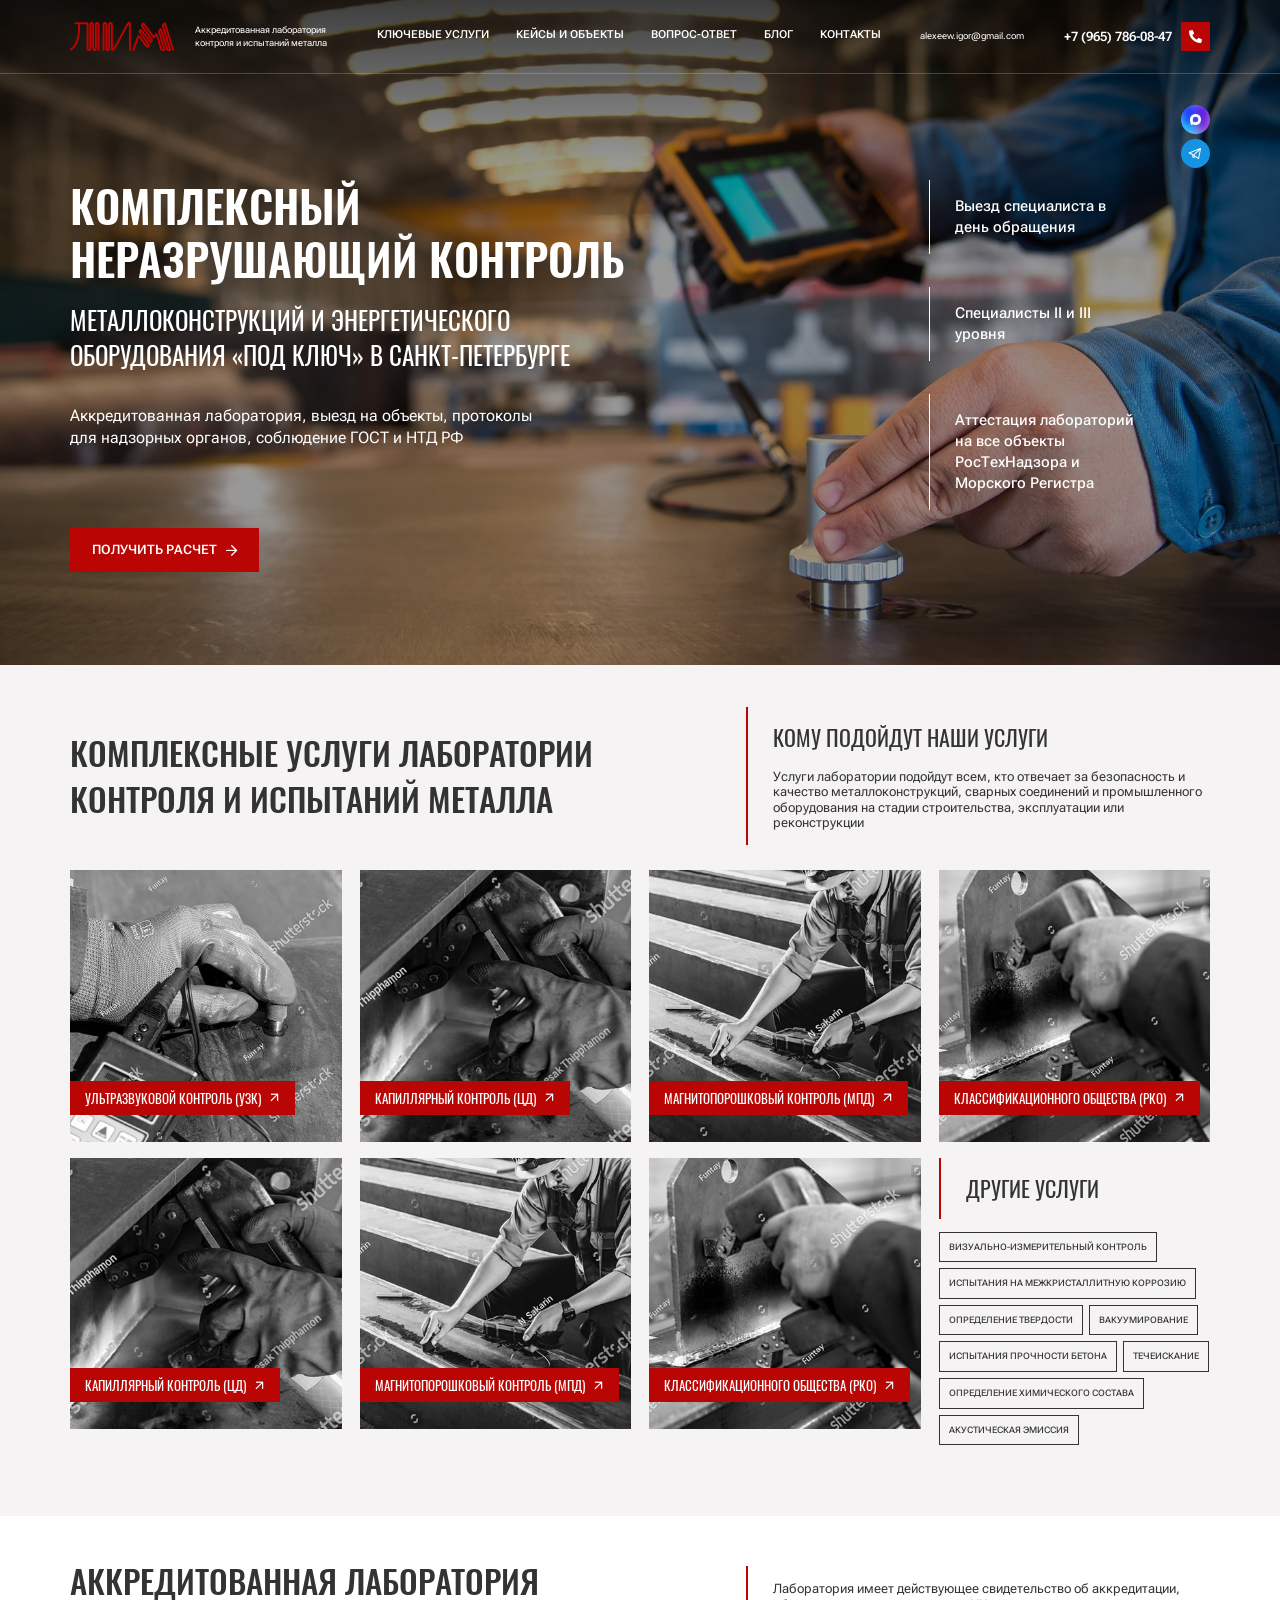
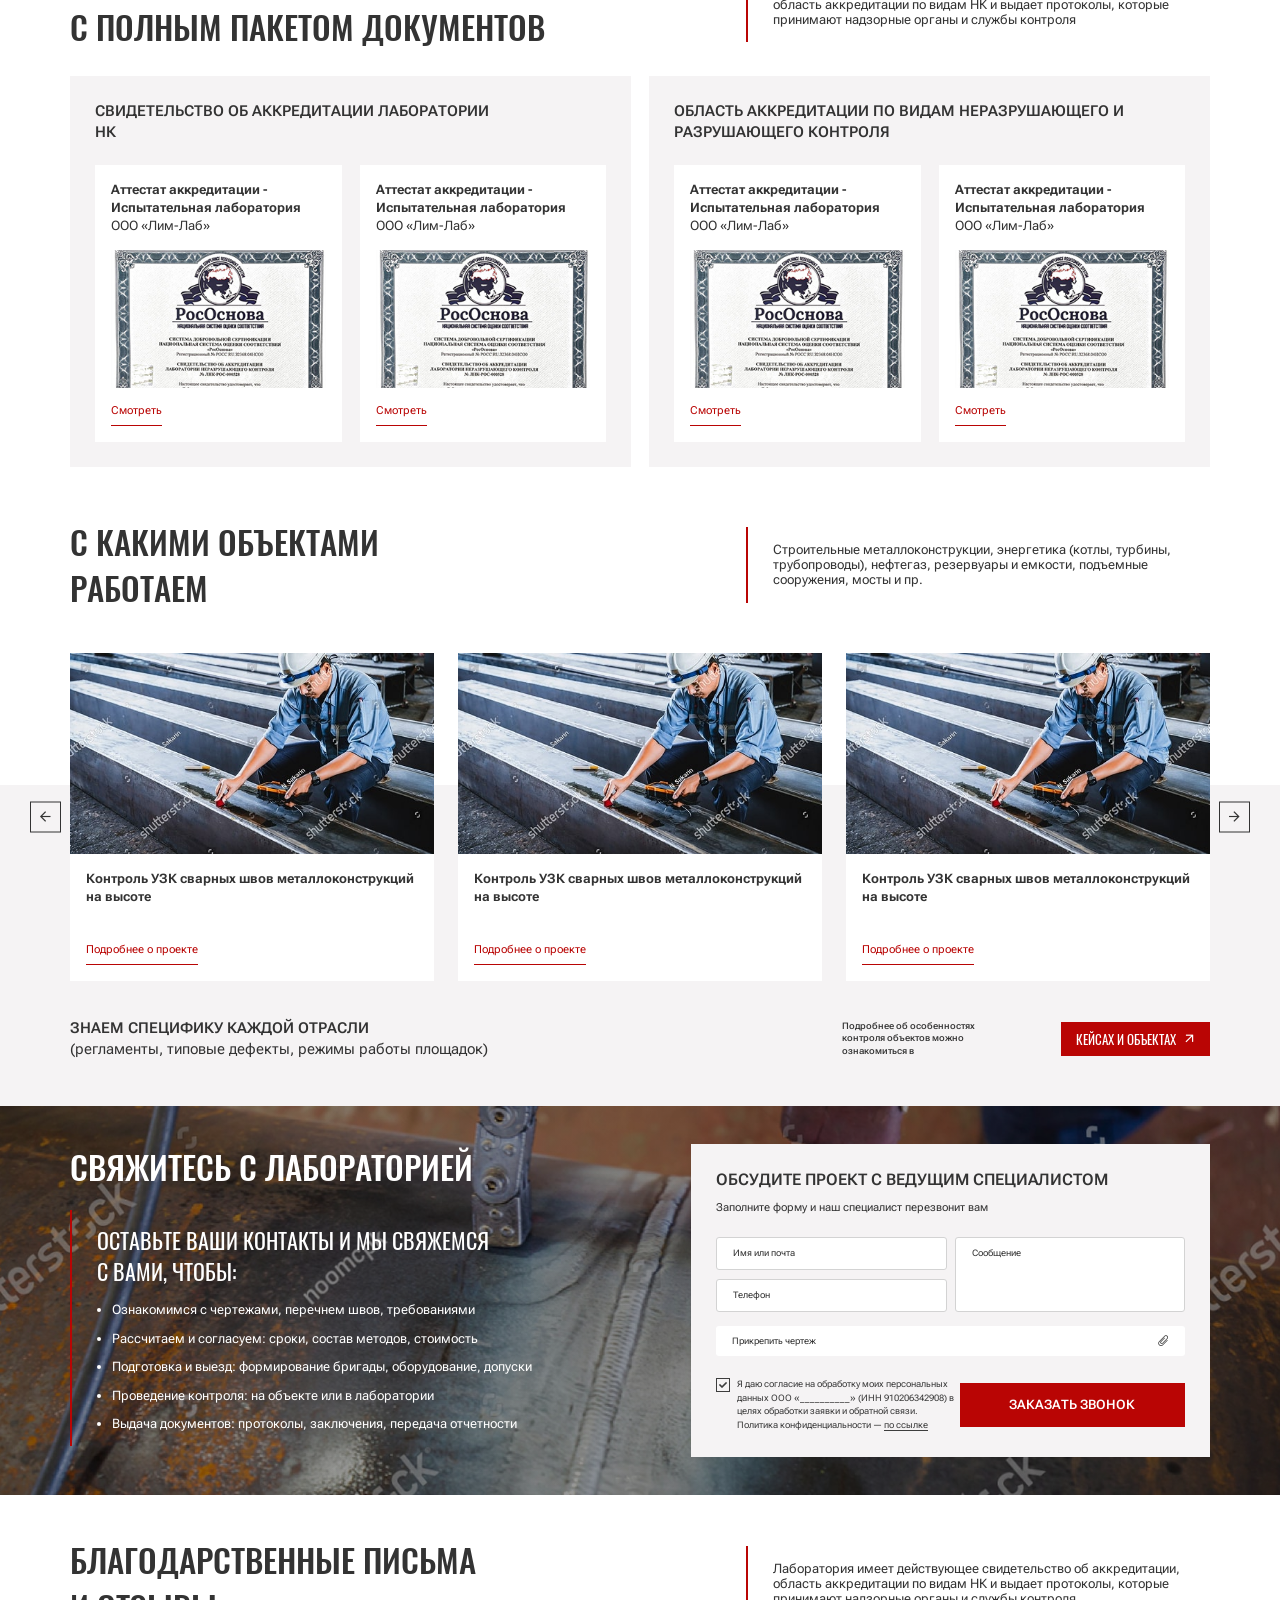
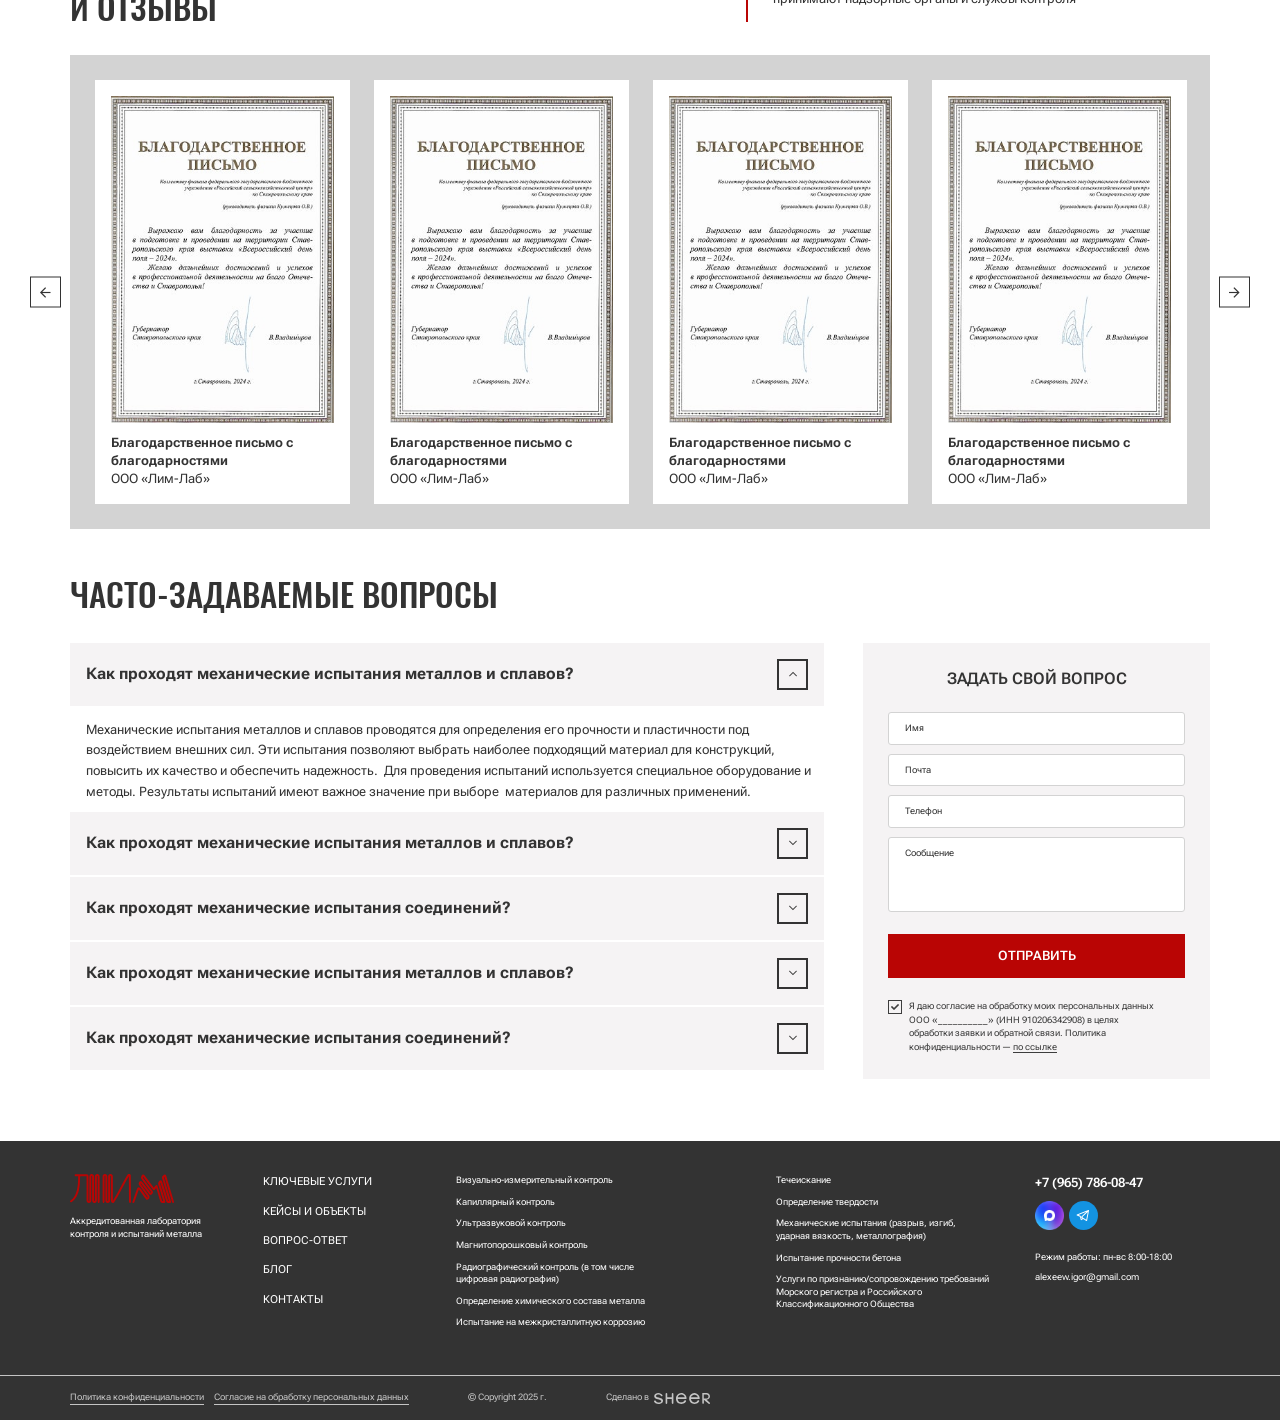
<file: index.html>
<!DOCTYPE html>
<!--[if lt IE 7]><html lang="ru" class="lt-ie9 lt-ie8 lt-ie7"><![endif]-->
<!--[if IE 7]><html lang="ru" class="lt-ie9 lt-ie8"><![endif]-->
<!--[if IE 8]><html lang="ru" class="lt-ie9"><![endif]-->
<!--[if gt IE 8]><!-->
<html lang="ru">
<!--<![endif]-->
<head>
	<meta charset="utf-8" />
	<title>Заголовок</title>
	<meta http-equiv="X-UA-Compatible" content="IE=edge" />
	<meta name="viewport" content="width=device-width, initial-scale=1, maximum-scale=1">
	<meta name="format-detection" content="telephone=no" />
	<link rel="shortcut icon" href="favicon.png" />
	<link rel="stylesheet" href="libs/bootstrap/bootstrap-grid.css" />
	<link rel="stylesheet" href="libs/fontawesome-free-5.12.0-web/css/all.min.css" />
	<link rel="stylesheet" href="libs/fancybox-master/dist/jquery.fancybox.min.css" />
	<link rel="stylesheet" href="libs/slick-1.5.9/slick/slick.css" />
	<link rel="stylesheet" href="css/fonts.css" />
	<link rel="stylesheet" href="css/main.css?ver=1.1" />
	<link rel="stylesheet" href="css/media.css?ver=1.1" />
</head>
<body>

	<div class="wrapper">

		<header class="header default">
			<div class="container">
				<div class="header__wrapper">
					<div class="sandwich">
						<div class="sw-topper"></div>
						<div class="sw-bottom"></div>
						<div class="sw-footer"></div>
					</div>
					<div class="logo-wrap">
						<a href="#" class="logo">
							<img src="img/logo.svg" alt="alt">
						</a>
						<div class="logo-descr">Аккредитованная лаборатория контроля и испытаний металла</div>
					</div>
					<nav class="menu">
						<ul class="menu__list">
							<li class="menu__haschild">
								<a href="#">ключевые услуги</a>
								<ul>
									<li><a href="#">Визуально-измерительный контроль (ВИК)</a></li>
									<li><a href="#">Ультразвуковой контроль</a></li>
									<li><a href="#">Радиографический контроль</a></li>
									<li><a href="#">Капиллярный контроль</a></li>
									<li><a href="#">Магнитопорошковый контроль</a></li>
									<li><a href="#">химический анализ</a></li>
									<li><a href="#">Течеискание и контроль герметичности</a></li>
									<li><a href="#">Определение твердости</a></li>
									<li><a href="#">Испытание механических свойств</a></li>
								</ul>
							</li>
							<li><a href="#">кейсы и объекты</a></li>
							<li><a href="#">вопрос-ответ</a></li>
							<li><a href="#">блог</a></li>
							<li><a href="#">контакты</a></li>
						</ul>
					</nav>
					<a href="mailto:alexeew.igor@gmail.com" class="header__mail">alexeew.igor@gmail.com</a>
					<a href="tel:+79657860847" class="phone-main">+7 (965) 786-08-47 <i class="fas fa-phone-alt"></i></a>
					<ul class="header__socials">
						<li><a href="#"><img src="img/max.png" alt="alt"></a></li>
						<li><a href="#"><img src="img/tg.svg" alt="alt"></a></li>
					</ul>
				</div>
			</div>
			<div class="menu-mobile">
				<nav class="menu">
					<ul class="menu__list">
						<li class="menu__haschild">
							<a href="#">ключевые услуги</a>
							<i class="far fa-chevron-down"></i>
							<ul>
								<li><a href="#">Визуально-измерительный контроль (ВИК)</a></li>
								<li><a href="#">Ультразвуковой контроль</a></li>
								<li><a href="#">Радиографический контроль</a></li>
								<li><a href="#">Капиллярный контроль</a></li>
								<li><a href="#">Магнитопорошковый контроль</a></li>
								<li><a href="#">химический анализ</a></li>
								<li><a href="#">Течеискание и контроль герметичности</a></li>
								<li><a href="#">Определение твердости</a></li>
								<li><a href="#">Испытание механических свойств</a></li>
							</ul>
						</li>
						<li><a href="#">кейсы и объекты</a></li>
						<li><a href="#">вопрос-ответ</a></li>
						<li><a href="#">блог</a></li>
						<li><a href="#">контакты</a></li>
					</ul>
				</nav>
				<a href="mailto:alexeew.igor@gmail.com" class="header__mail">alexeew.igor@gmail.com</a>
				<br><br>
				<a href="tel:+79657860847" class="phone-main">+7 (965) 786-08-47 <i class="fas fa-phone-alt"></i></a>
			</div>
			<div class="menu-overlay"></div>
		</header>

		<section class="billbord">
			<div class="container">
				<div class="row">
					<div class="col-lg-9">
						<div class="billbord__content">
							<h1 class="billbord__title">Комплексный неразрушающий контроль</h1>
							<div class="billbord__descr">металлоконструкций и энергетического оборудования «под ключ» в Санкт-Петербурге</div>
							<div class="billbord__text">Аккредитованная лаборатория, выезд на объекты, протоколы <br>для надзорных органов, соблюдение ГОСТ и НТД РФ</div>
							<a href="#" class="btn-main">получить расчет <i class="far fa-arrow-right"></i></a>
						</div>
					</div>
					<div class="col-lg-3">
						<div class="billbord__item">Выезд специалиста в день обращения</div>
						<div class="billbord__item">Специалисты II и III уровня</div>
						<div class="billbord__item">Аттестация лабораторий на все объекты РосТехНадзора и Морского Регистра</div>
					</div>
				</div>
			</div>
		</section>

		<section class="services">
			<div class="container">
				<div class="head-section">
					<div class="row">
						<div class="col-lg-7">
							<h2 class="title-section">Комплексные услуги лаборатории контроля и испытаний металла</h2>
						</div>
						<div class="col-lg-5">
							<div class="section-info">
								<div class="subitle-section">Кому подойдут наши услуги</div>
								<p>Услуги лаборатории подойдут всем, кто отвечает за безопасность и качество металлоконструкций, сварных соединений и промышленного оборудования на стадии строительства, эксплуатации или реконструкции</p>
							</div>
						</div>
					</div>
				</div>
				<div class="row row--main">
					<div class="col-lg-3 col-md-4 col-sm-6">
						<a href="#" class="item-service">
							<span class="item-service__image">
								<img src="img/service1.jpg" alt="alt">
							</span>
							<span class="btn-main">Ультразвуковой контроль (УЗК) <i class="far fa-arrow-right"></i></span>
						</a>
					</div>
					<div class="col-lg-3 col-md-4 col-sm-6">
						<a href="#" class="item-service">
							<span class="item-service__image">
								<img src="img/service2.jpg" alt="alt">
							</span>
							<span class="btn-main">Капиллярный контроль (ЦД) <i class="far fa-arrow-right"></i></span>
						</a>
					</div>
					<div class="col-lg-3 col-md-4 col-sm-6">
						<a href="#" class="item-service">
							<span class="item-service__image">
								<img src="img/service3.jpg" alt="alt">
							</span>
							<span class="btn-main">Магнитопорошковый контроль (МПД) <i class="far fa-arrow-right"></i></span>
						</a>
					</div>
					<div class="col-lg-3 col-md-4 col-sm-6">
						<a href="#" class="item-service">
							<span class="item-service__image">
								<img src="img/service4.jpg" alt="alt">
							</span>
							<span class="btn-main">Классификационного Общества (РКО) <i class="far fa-arrow-right"></i></span>
						</a>
					</div>
					<div class="col-lg-3 col-md-4 col-sm-6">
						<a href="#" class="item-service">
							<span class="item-service__image">
								<img src="img/service5.jpg" alt="alt">
							</span>
							<span class="btn-main">Капиллярный контроль (ЦД) <i class="far fa-arrow-right"></i></span>
						</a>
					</div>
					<div class="col-lg-3 col-md-4 col-sm-6">
						<a href="#" class="item-service">
							<span class="item-service__image">
								<img src="img/service6.jpg" alt="alt">
							</span>
							<span class="btn-main">Магнитопорошковый контроль (МПД) <i class="far fa-arrow-right"></i></span>
						</a>
					</div>
					<div class="col-lg-3 col-md-4 col-sm-6">
						<a href="#" class="item-service">
							<span class="item-service__image">
								<img src="img/service7.jpg" alt="alt">
							</span>
							<span class="btn-main">Классификационного Общества (РКО) <i class="far fa-arrow-right"></i></span>
						</a>
					</div>
					<div class="col-lg-3 col-md-4 col-sm-6">
						<div class="section-info">
							<div class="subitle-section">Другие услуги</div>
						</div>
						<ul class="tags">
							<li><a href="#">Визуально-измерительный контроль</a></li>
							<li><a href="#">Испытания на межкристаллитную коррозию</a></li>
							<li><a href="#">Определение твердости</a></li>
							<li><a href="#">Вакуумирование</a></li>
							<li><a href="#">Испытания прочности бетона</a></li>
							<li><a href="#">Течеискание</a></li>
							<li><a href="#">Определение химического состава</a></li>
							<li><a href="#">Акустическая эмиссия</a></li>
						</ul>
					</div>
				</div>
			</div>
		</section>

		<section class="accreditation">
			<div class="container">
				<div class="head-section">
					<div class="row">
						<div class="col-lg-7">
							<h2 class="title-section">Аккредитованная лаборатория <br>с полным пакетом документов</h2>
						</div>
						<div class="col-lg-5">
							<div class="section-info">
								<p>Лаборатория имеет действующее свидетельство об аккредитации, область аккредитации по видам НК и выдает протоколы, которые принимают надзорные органы и службы контроля</p>
							</div>
						</div>
					</div>
				</div>
				<div class="row row--main">
					<div class="col-lg-6">
						<div class="unit-documents">
							<div class="title-block">Свидетельство об аккредитации лаборатории <br>НК</div>
							<div class="row row--main">
								<div class="col-sm-6">
									<a href="img/document1.jpg" class="item-document fancybox">
										<span class="item-document__title">Аттестат аккредитации - Испытательная лаборатория <span>ООО «Лим-Лаб»</span></span>
										<span class="item-document__image">
											<img src="img/document1.jpg" alt="alt">
										</span>
										<span class="link-page">Смотреть</span>
									</a>
								</div>
								<div class="col-sm-6">
									<a href="img/document1.jpg" class="item-document fancybox">
										<span class="item-document__title">Аттестат аккредитации - Испытательная лаборатория <span>ООО «Лим-Лаб»</span></span>
										<span class="item-document__image">
											<img src="img/document1.jpg" alt="alt">
										</span>
										<span class="link-page">Смотреть</span>
									</a>
								</div>
							</div>
						</div>
					</div>
					<div class="col-lg-6">
						<div class="unit-documents">
							<div class="title-block">Область аккредитации по видам неразрушающего и разрушающего контроля</div>
							<div class="row row--main">
								<div class="col-sm-6">
									<a href="img/document1.jpg" class="item-document fancybox">
										<span class="item-document__title">Аттестат аккредитации - Испытательная лаборатория <span>ООО «Лим-Лаб»</span></span>
										<span class="item-document__image">
											<img src="img/document1.jpg" alt="alt">
										</span>
										<span class="link-page">Смотреть</span>
									</a>
								</div>
								<div class="col-sm-6">
									<a href="img/document1.jpg" class="item-document fancybox">
										<span class="item-document__title">Аттестат аккредитации - Испытательная лаборатория <span>ООО «Лим-Лаб»</span></span>
										<span class="item-document__image">
											<img src="img/document1.jpg" alt="alt">
										</span>
										<span class="link-page">Смотреть</span>
									</a>
								</div>
							</div>
						</div>
					</div>
				</div>
			</div>
		</section>

		<section class="cases">
			<div class="container">
				<div class="head-section">
					<div class="row">
						<div class="col-lg-7">
							<h2 class="title-section">С какими объектами <br>работаем</h2>
						</div>
						<div class="col-lg-5">
							<div class="section-info">
								<p>Строительные металлоконструкции, энергетика (котлы, турбины, трубопроводы), нефтегаз, резервуары и емкости, подъемные сооружения, мосты и пр.</p>
							</div>
						</div>
					</div>
				</div>
				<div class="slider-cases">
					<div>
						<div class="item-case">
							<a href="#modal-case" class="item-case__image fancybox">
								<img src="img/case1.jpg" alt="alt">
							</a>
							<div class="item-case__content">
								<a href="#modal-case" class="item-case__title fancybox">Контроль УЗК сварных швов металлоконструкций на высоте</a>
								<a href="#modal-case" class="link-page fancybox">Подробнее о проекте</a>
							</div>
						</div>
					</div>
					<div>
						<div class="item-case">
							<a href="#modal-case" class="item-case__image fancybox">
								<img src="img/case1.jpg" alt="alt">
							</a>
							<div class="item-case__content">
								<a href="#modal-case" class="item-case__title fancybox">Контроль УЗК сварных швов металлоконструкций на высоте</a>
								<a href="#modal-case" class="link-page fancybox">Подробнее о проекте</a>
							</div>
						</div>
					</div>
					<div>
						<div class="item-case">
							<a href="#modal-case" class="item-case__image fancybox">
								<img src="img/case1.jpg" alt="alt">
							</a>
							<div class="item-case__content">
								<a href="#modal-case" class="item-case__title fancybox">Контроль УЗК сварных швов металлоконструкций на высоте</a>
								<a href="#modal-case" class="link-page fancybox">Подробнее о проекте</a>
							</div>
						</div>
					</div>
					<div>
						<div class="item-case">
							<a href="#modal-case" class="item-case__image fancybox">
								<img src="img/case1.jpg" alt="alt">
							</a>
							<div class="item-case__content">
								<a href="#modal-case" class="item-case__title fancybox">Контроль УЗК сварных швов металлоконструкций на высоте</a>
								<a href="#modal-case" class="link-page fancybox">Подробнее о проекте</a>
							</div>
						</div>
					</div>
					<div>
						<div class="item-case">
							<a href="#modal-case" class="item-case__image fancybox">
								<img src="img/case1.jpg" alt="alt">
							</a>
							<div class="item-case__content">
								<a href="#modal-case" class="item-case__title fancybox">Контроль УЗК сварных швов металлоконструкций на высоте</a>
								<a href="#modal-case" class="link-page fancybox">Подробнее о проекте</a>
							</div>
						</div>
					</div>
					<div>
						<div class="item-case">
							<a href="#modal-case" class="item-case__image fancybox">
								<img src="img/case1.jpg" alt="alt">
							</a>
							<div class="item-case__content">
								<a href="#modal-case" class="item-case__title fancybox">Контроль УЗК сварных швов металлоконструкций на высоте</a>
								<a href="#modal-case" class="link-page fancybox">Подробнее о проекте</a>
							</div>
						</div>
					</div>
				</div>
				<div class="cases__bottom">
					<div class="row">
						<div class="col-lg-8">
							<div class="title-block">Знаем специфику каждой отрасли <span>(регламенты, типовые дефекты, режимы работы площадок)</span></div>
						</div>
						<div class="col-lg-4">
							<div class="cases__bottom-wrap">
								<p>Подробнее об особенностях контроля объектов можно ознакомиться в</p>
								<a href="#" class="btn-main">кейсах и объектах <i class="far fa-arrow-right"></i></a>
							</div>
						</div>
					</div>
				</div>
			</div>
		</section>

		<section class="consultation">
			<div class="container">
				<div class="row">
					<div class="col-lg-6">
						<h2 class="title-section">Свяжитесь с лабораторией</h2>
						<div class="section-info">
							<div class="subitle-section">Оставьте ваши контакты и мы свяжемся <br>с вами, чтобы:</div>
							<ul>
								<li>Ознакомимся с чертежами, перечнем швов, требованиями</li>
								<li>Рассчитаем и согласуем: сроки, состав методов, стоимость</li>
								<li>Подготовка и выезд: формирование бригады, оборудование, допуски</li>
								<li>Проведение контроля: на объекте или в лаборатории</li>
								<li>Выдача документов: протоколы, заключения, передача отчетности</li>
							</ul>
						</div>
					</div>
					<div class="col-lg-6">
						<div class="form-page">
							<div class="title-form">Обсудите проект с ведущим специалистом</div>
							<div class="descr-form">Заполните форму и наш специалист перезвонит вам</div>
							<form>
								<div class="row">
									<div class="col-md-6">
										<div class="item-form">
											<input type="text" placeholder="Имя или почта" required>
										</div>
										<div class="item-form">
											<input type="tel" placeholder="Телефон" class="input-phone" inputmode="numeric" required>
										</div>
									</div>
									<div class="col-md-6">
										<div class="item-form">
											<textarea placeholder="Сообщение"></textarea>
										</div>
									</div>
								</div>
								<div class="file-upload">
									<label><input type="file" name="file"> Прикрепить чертеж <i class="fal fa-paperclip"></i></label>
									<div class="name-upload"></div>
								</div>
								<div class="form-page__bottom">
									<div class="checkbox">
										<label>
											<input type="checkbox" required checked />
											<span>Я даю согласие на обработку моих персональных данных ООО «__________» (ИНН 910206342908) в целях обработки заявки и обратной связи. Политика конфиденциальности — <a href="#">по ссылке</a></span>
										</label>
									</div>
									<input type="submit" value="заказать звонок" class="btn-main">
								</div>
							</form>
						</div>
					</div>
				</div>
			</div>
		</section>

		<section class="reviews">
			<div class="container">
				<div class="head-section">
					<div class="row">
						<div class="col-lg-7">
							<h2 class="title-section">Благодарственные письма <br>и отзывы</h2>
						</div>
						<div class="col-lg-5">
							<div class="section-info">
								<p>Лаборатория имеет действующее свидетельство об аккредитации, область аккредитации по видам НК и выдает протоколы, которые принимают надзорные органы и службы контроля</p>
							</div>
						</div>
					</div>
				</div>
				<div class="slider-documents">
					<div>
						<a href="img/review1.jpg" class="item-document item-document--main fancybox">
							<span class="item-document__image">
								<img src="img/review1.jpg" alt="alt">
							</span>
							<span class="item-document__title">Благодарственное письмо с благодарностями <span>ООО «Лим-Лаб»</span></span>
						</a>
					</div>
					<div>
						<a href="img/review1.jpg" class="item-document item-document--main fancybox">
							<span class="item-document__image">
								<img src="img/review1.jpg" alt="alt">
							</span>
							<span class="item-document__title">Благодарственное письмо с благодарностями <span>ООО «Лим-Лаб»</span></span>
						</a>
					</div>
					<div>
						<a href="img/review1.jpg" class="item-document item-document--main fancybox">
							<span class="item-document__image">
								<img src="img/review1.jpg" alt="alt">
							</span>
							<span class="item-document__title">Благодарственное письмо с благодарностями <span>ООО «Лим-Лаб»</span></span>
						</a>
					</div>
					<div>
						<a href="img/review1.jpg" class="item-document item-document--main fancybox">
							<span class="item-document__image">
								<img src="img/review1.jpg" alt="alt">
							</span>
							<span class="item-document__title">Благодарственное письмо с благодарностями <span>ООО «Лим-Лаб»</span></span>
						</a>
					</div>
					<div>
						<a href="img/review1.jpg" class="item-document item-document--main fancybox">
							<span class="item-document__image">
								<img src="img/review1.jpg" alt="alt">
							</span>
							<span class="item-document__title">Благодарственное письмо с благодарностями <span>ООО «Лим-Лаб»</span></span>
						</a>
					</div>
					<div>
						<a href="img/review1.jpg" class="item-document item-document--main fancybox">
							<span class="item-document__image">
								<img src="img/review1.jpg" alt="alt">
							</span>
							<span class="item-document__title">Благодарственное письмо с благодарностями <span>ООО «Лим-Лаб»</span></span>
						</a>
					</div>
				</div>
			</div>
		</section>

		<section class="questions">
			<div class="container">
				<div class="head-section">
					<h2 class="title-section">Часто-задаваемые вопросы</h2>
				</div>
				<div class="row">
					<div class="col-lg-8">
						<div class="item-question active">
							<div class="item-question__head">Как проходят механические испытания металлов и сплавов? <i class="far fa-chevron-down"></i></div>
							<div class="item-question__content" style="display: block;">
								<p>Механические испытания металлов и сплавов проводятся для определения его прочности и пластичности под воздействием внешних сил. Эти испытания позволяют выбрать наиболее подходящий материал для конструкций,  повысить их качество и обеспечить надежность.  Для проведения испытаний используется специальное оборудование и методы. Результаты испытаний имеют важное значение при выборе  материалов для различных применений.</p>
							</div>
						</div>
						<div class="item-question">
							<div class="item-question__head">Как проходят механические испытания металлов и сплавов? <i class="far fa-chevron-down"></i></div>
							<div class="item-question__content">
								<p>Механические испытания металлов и сплавов проводятся для определения его прочности и пластичности под воздействием внешних сил. Эти испытания позволяют выбрать наиболее подходящий материал для конструкций,  повысить их качество и обеспечить надежность.  Для проведения испытаний используется специальное оборудование и методы. Результаты испытаний имеют важное значение при выборе  материалов для различных применений.</p>
							</div>
						</div>
						<div class="item-question">
							<div class="item-question__head">Как проходят механические испытания соединений? <i class="far fa-chevron-down"></i></div>
							<div class="item-question__content">
								<p>Механические испытания металлов и сплавов проводятся для определения его прочности и пластичности под воздействием внешних сил. Эти испытания позволяют выбрать наиболее подходящий материал для конструкций,  повысить их качество и обеспечить надежность.  Для проведения испытаний используется специальное оборудование и методы. Результаты испытаний имеют важное значение при выборе  материалов для различных применений.</p>
							</div>
						</div>
						<div class="item-question">
							<div class="item-question__head">Как проходят механические испытания металлов и сплавов? <i class="far fa-chevron-down"></i></div>
							<div class="item-question__content">
								<p>Механические испытания металлов и сплавов проводятся для определения его прочности и пластичности под воздействием внешних сил. Эти испытания позволяют выбрать наиболее подходящий материал для конструкций,  повысить их качество и обеспечить надежность.  Для проведения испытаний используется специальное оборудование и методы. Результаты испытаний имеют важное значение при выборе  материалов для различных применений.</p>
							</div>
						</div>
						<div class="item-question">
							<div class="item-question__head">Как проходят механические испытания соединений? <i class="far fa-chevron-down"></i></div>
							<div class="item-question__content">
								<p>Механические испытания металлов и сплавов проводятся для определения его прочности и пластичности под воздействием внешних сил. Эти испытания позволяют выбрать наиболее подходящий материал для конструкций,  повысить их качество и обеспечить надежность.  Для проведения испытаний используется специальное оборудование и методы. Результаты испытаний имеют важное значение при выборе  материалов для различных применений.</p>
							</div>
						</div>
					</div>
					<div class="col-lg-4">
						<div class="form-page form-page--main">
							<div class="title-form">задать свой вопрос</div>
							<form>
								<div class="item-form">
									<input type="text" placeholder="Имя" required>
								</div>
								<div class="item-form">
									<input type="email" placeholder="Почта" required>
								</div>
								<div class="item-form">
									<input type="tel" placeholder="Телефон" class="input-phone" inputmode="numeric" required>
								</div>
								<div class="item-form">
									<textarea placeholder="Сообщение"></textarea>
								</div>
								<input type="submit" value="отправить" class="btn-main">
								<div class="checkbox">
									<label>
										<input type="checkbox" required checked />
										<span>Я даю согласие на обработку моих персональных данных ООО «__________» (ИНН 910206342908) в целях обработки заявки и обратной связи. Политика конфиденциальности — <a href="#">по ссылке</a></span>
									</label>
								</div>
							</form>
						</div>
					</div>
				</div>
			</div>
		</section>

		<footer class="footer">
			<div class="container">
				<div class="row">
					<div class="col-lg-2">
						<div class="logo-wrap">
							<a href="#" class="logo">
								<img src="img/logo.svg" alt="alt">
							</a>
							<div class="logo-descr">Аккредитованная лаборатория контроля и испытаний металла</div>
						</div>
					</div>
					<div class="col-lg-2">
						<ul class="footer__menu">
							<li><a href="#">ключевые услуги</a></li>
							<li><a href="#">кейсы и объекты</a></li>
							<li><a href="#">вопрос-ответ</a></li>
							<li><a href="#">блог</a></li>
							<li><a href="#">контакты</a></li>
						</ul>
					</div>
					<div class="col-lg-6">
						<ul class="footer__nav">
							<li><a href="#">Визуально-измерительный контроль </a></li>
							<li><a href="#">Капиллярный контроль</a></li>
							<li><a href="#">Ультразвуковой контроль</a></li>
							<li><a href="#">Магнитопорошковый контроль</a></li>
							<li><a href="#">Радиографический контроль (в том числе цифровая радиография) </a></li>
							<li><a href="#">Определение химического состава металла</a></li>
							<li><a href="#">Испытание на межкристаллитную коррозию </a></li>
							<li><a href="#">Течеискание</a></li>
							<li><a href="#">Определение твердости</a></li>
							<li><a href="#">Механические испытания (разрыв, изгиб, ударная вязкость, металлография)</a></li>
							<li><a href="#">Испытание прочности бетона</a></li>
							<li><a href="#">Услуги по признанию/сопровождению требований Морского регистра и Российского Классификационного Общества</a></li>
						</ul>
					</div>
					<div class="col-lg-2">
						<a href="tel:+79657860847" class="phone-main">+7 (965) 786-08-47</a>
						<ul class="socials-list">
							<li><a href="#"><img src="img/max.png" alt="alt"></a></li>
							<li><a href="#"><img src="img/tg.svg" alt="alt"></a></li>
						</ul>
						<div class="footer__contacts">
							<p>Режим работы: пн-вс 8:00-18:00</p>
							<p><a href="mailto:alexeew.igor@gmail.com">alexeew.igor@gmail.com</a></p>
						</div>
					</div>
				</div>
			</div>
			<div class="footer__bottom">
				<div class="container">
					<div class="footer__wrapper">
						<div class="footer__links">
							<a href="#">Политика конфиденциальности</a>
							<a href="#">Согласие на обработку персональных данных</a>
						</div>
						<div class="copyright">© Copyright 2025 г.</div>
						<div class="create">Сделано в <a href="#" target="_blank"><img src="img/sheer.svg" alt="alt"></a></div>
					</div>
				</div>
			</div>
		</footer>
		
	</div>

	<div id="modal-case" class="modal-block">
		<div class="modal-case">
			<div class="modal-case__image">
				<img src="img/modal_case1.jpg" alt="alt">
			</div>
			<div class="modal-case__content">
				<div class="title-block">название промышленного нефтеперерабатывающего предприятия </div>
				<p><strong>Задача:</strong> Трубопровод высокого давления — приемочный радиографический контроль сварных швов</p>
				<p><strong>Параметры объекта:</strong> отрасль, регион, тип конструкции/оборудования</p>
				<p><strong>Решение:</strong> использованные методы НК/испытаний и объем (метры швов, количество соединений/узлов/изделий</p>
				<p><strong>Результат:</strong> 2–3 факта — сроки, пройденный надзор/аудит, принятые решения (принято без замечаний / выявлены дефекты и выполнена доработка)</p>
				<a href="#" class="btn-main">хочу также <i class="far fa-arrow-right"></i></a>
			</div>
		</div>
	</div>


	<script src="libs/jquery/jquery-3.6.0.min.js"></script>
	<script src="libs/fancybox-master/dist/jquery.fancybox.min.js"></script>
	<script src="libs/slick-1.5.9/slick/slick.min.js"></script>
	<script src="libs/mask/jquery.maskedinput.js"></script>
	<script src="js/common.js?ver=1.1"></script>
	<!-- Yandex.Metrika counter --><!-- /Yandex.Metrika counter -->
	<!-- Google Analytics counter --><!-- /Google Analytics counter -->
</body>
</html>
</file>
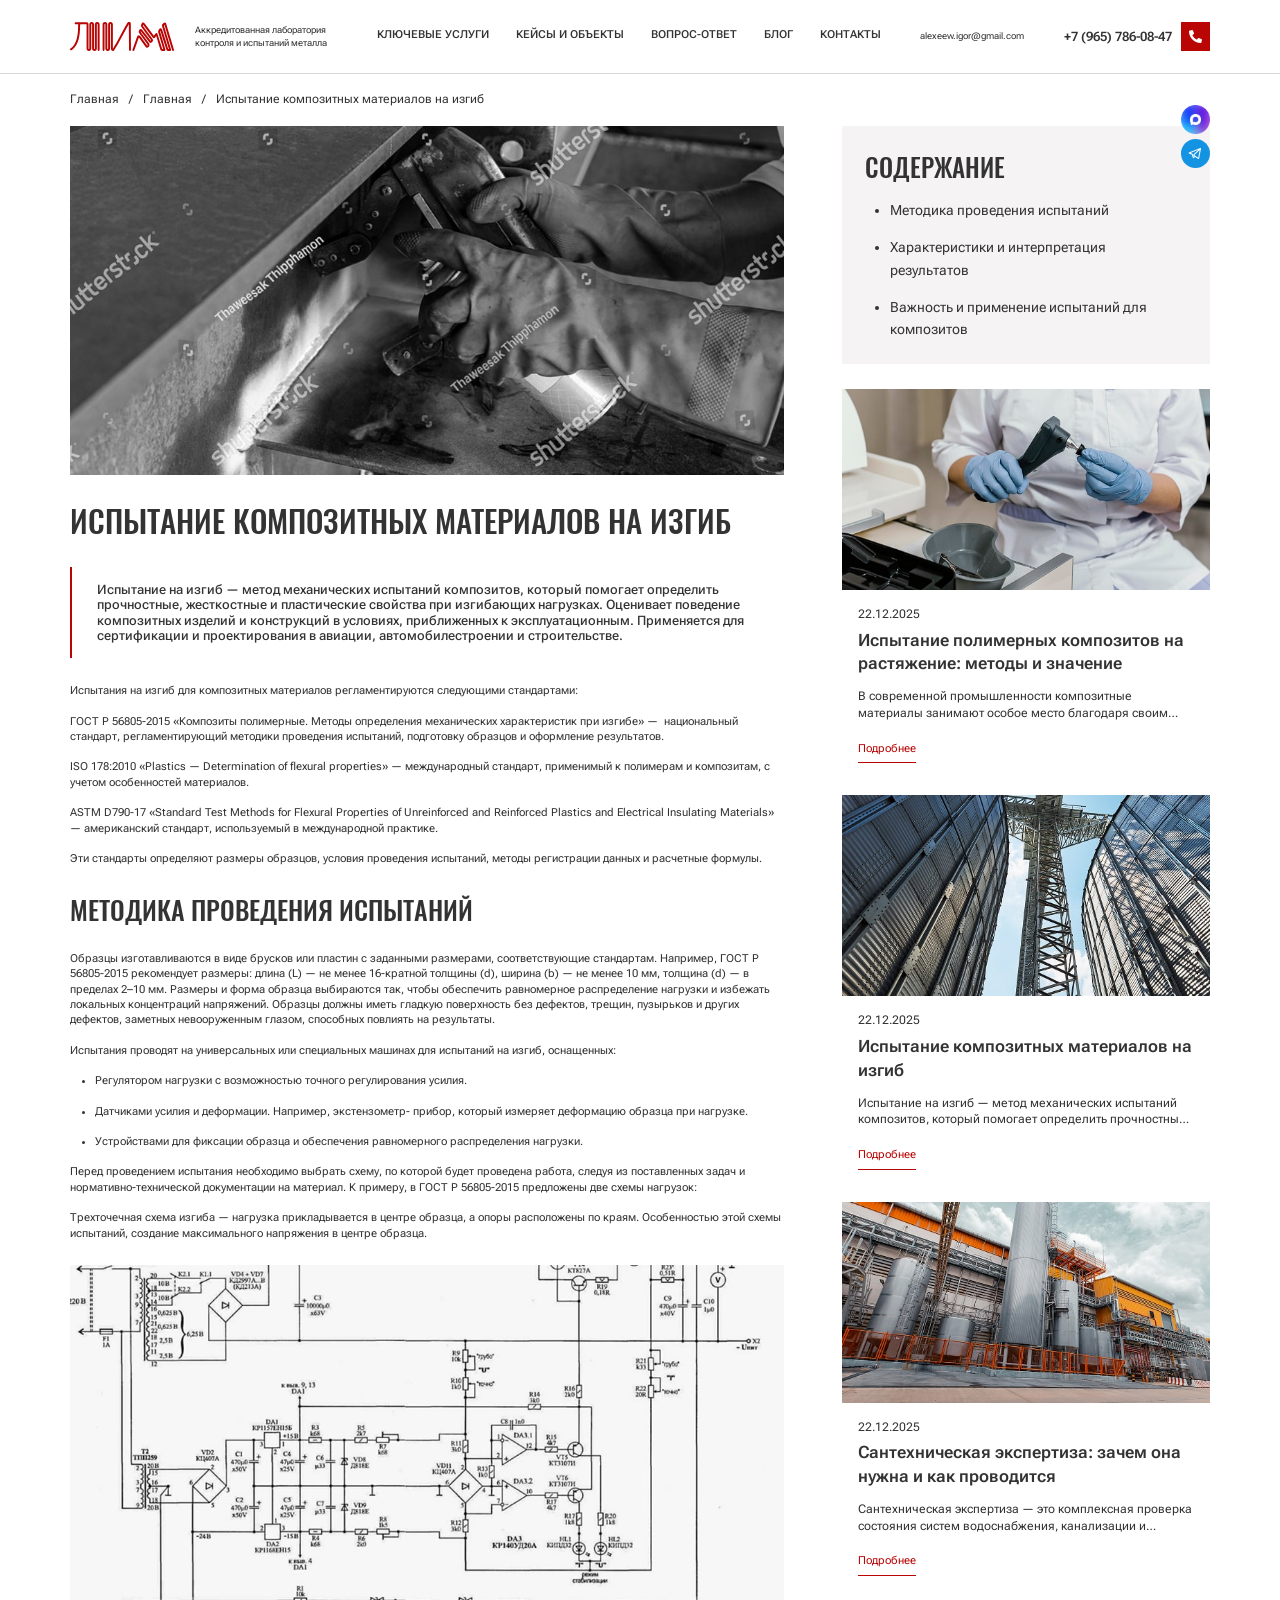
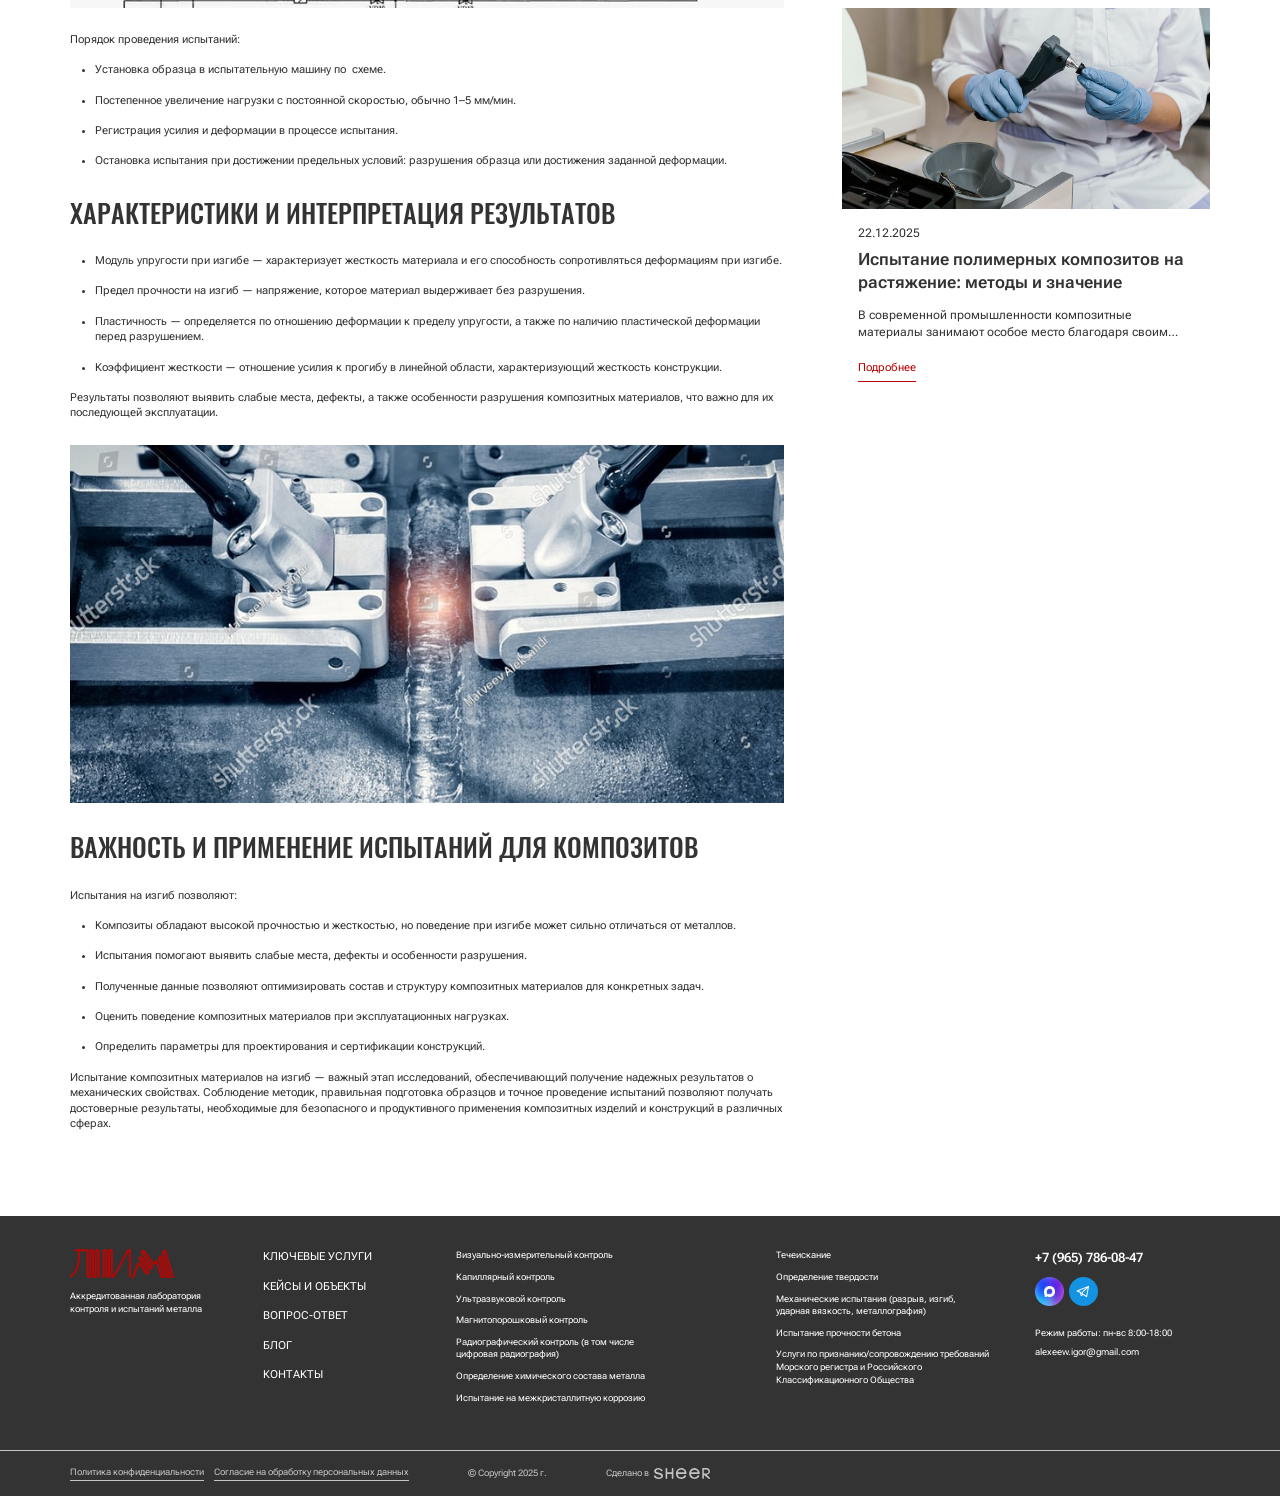
<file: article.html>
<!DOCTYPE html>
<!--[if lt IE 7]><html lang="ru" class="lt-ie9 lt-ie8 lt-ie7"><![endif]-->
<!--[if IE 7]><html lang="ru" class="lt-ie9 lt-ie8"><![endif]-->
<!--[if IE 8]><html lang="ru" class="lt-ie9"><![endif]-->
<!--[if gt IE 8]><!-->
<html lang="ru">
<!--<![endif]-->
<head>
	<meta charset="utf-8" />
	<title>Заголовок</title>
	<meta http-equiv="X-UA-Compatible" content="IE=edge" />
	<meta name="viewport" content="width=device-width, initial-scale=1, maximum-scale=1">
	<meta name="format-detection" content="telephone=no" />
	<link rel="shortcut icon" href="favicon.png" />
	<link rel="stylesheet" href="libs/bootstrap/bootstrap-grid.css" />
	<link rel="stylesheet" href="libs/fontawesome-free-5.12.0-web/css/all.min.css" />
	<link rel="stylesheet" href="libs/fancybox-master/dist/jquery.fancybox.min.css" />
	<link rel="stylesheet" href="libs/slick-1.5.9/slick/slick.css" />
	<link rel="stylesheet" href="css/fonts.css" />
	<link rel="stylesheet" href="css/main.css?ver=1.1" />
	<link rel="stylesheet" href="css/media.css?ver=1.1" />
</head>
<body>

	<div class="wrapper wrapper--page">
 
		<header class="header default">
			<div class="container"> 
				<div class="header__wrapper">
					<div class="sandwich">
						<div class="sw-topper"></div>
						<div class="sw-bottom"></div>
						<div class="sw-footer"></div>
					</div>
					<div class="logo-wrap">
						<a href="#" class="logo">
							<img src="img/logo.svg" alt="alt">
						</a>
						<div class="logo-descr">Аккредитованная лаборатория контроля и испытаний металла</div>
					</div>
					<nav class="menu">
						<ul class="menu__list">
							<li class="menu__haschild">
								<a href="#">ключевые услуги</a>
								<ul>
									<li><a href="#">Визуально-измерительный контроль (ВИК)</a></li>
									<li><a href="#">Ультразвуковой контроль</a></li>
									<li><a href="#">Радиографический контроль</a></li>
									<li><a href="#">Капиллярный контроль</a></li>
									<li><a href="#">Магнитопорошковый контроль</a></li>
									<li><a href="#">химический анализ</a></li>
									<li><a href="#">Течеискание и контроль герметичности</a></li>
									<li><a href="#">Определение твердости</a></li>
									<li><a href="#">Испытание механических свойств</a></li>
								</ul>
							</li>
							<li><a href="#">кейсы и объекты</a></li>
							<li><a href="#">вопрос-ответ</a></li>
							<li><a href="#">блог</a></li>
							<li><a href="#">контакты</a></li>
						</ul>
					</nav>
					<a href="mailto:alexeew.igor@gmail.com" class="header__mail">alexeew.igor@gmail.com</a>
					<a href="tel:+79657860847" class="phone-main">+7 (965) 786-08-47 <i class="fas fa-phone-alt"></i></a>
					<ul class="header__socials">
						<li><a href="#"><img src="img/max.png" alt="alt"></a></li>
						<li><a href="#"><img src="img/tg.svg" alt="alt"></a></li>
					</ul>
				</div>
			</div>
			<div class="menu-mobile">
				<nav class="menu">
					<ul class="menu__list">
						<li class="menu__haschild">
							<a href="#">ключевые услуги</a>
							<i class="far fa-chevron-down"></i>
							<ul>
								<li><a href="#">Визуально-измерительный контроль (ВИК)</a></li>
								<li><a href="#">Ультразвуковой контроль</a></li>
								<li><a href="#">Радиографический контроль</a></li>
								<li><a href="#">Капиллярный контроль</a></li>
								<li><a href="#">Магнитопорошковый контроль</a></li>
								<li><a href="#">химический анализ</a></li>
								<li><a href="#">Течеискание и контроль герметичности</a></li>
								<li><a href="#">Определение твердости</a></li>
								<li><a href="#">Испытание механических свойств</a></li>
							</ul>
						</li>
						<li><a href="#">кейсы и объекты</a></li>
						<li><a href="#">вопрос-ответ</a></li>
						<li><a href="#">блог</a></li>
						<li><a href="#">контакты</a></li>
					</ul>
				</nav>
				<a href="mailto:alexeew.igor@gmail.com" class="header__mail">alexeew.igor@gmail.com</a>
				<br><br>
				<a href="tel:+79657860847" class="phone-main">+7 (965) 786-08-47 <i class="fas fa-phone-alt"></i></a>
			</div>
			<div class="menu-overlay"></div>
		</header>

		<section class="page-article">
			<div class="container">
				<ul class="breadcrumbs">
					<li><a href="#">Главная</a></li>
					<li><a href="#">Главная</a></li>
					<li>Испытание композитных материалов на изгиб</li>
				</ul>
				<div class="row">
					<div class="col-lg-8">
						<div class="nav-article show-mobile">
							<div class="nav-article__title">содержание</div>
							<ul>
								<li><a href="#article-1">Методика проведения испытаний</a></li>
								<li><a href="#article-2">Характеристики и интерпретация результатов</a></li>
								<li><a href="#article-3">Важность и применение испытаний для композитов</a></li>
							</ul>
						</div>
						<div class="article-content">
							<img src="img/article1.jpg" alt="alt">
							<div class="head-section">
								<h1 class="title-section">Испытание композитных материалов на изгиб</h1>
								<div class="section-info">
									<p>Испытание на изгиб — метод механических испытаний композитов, который помогает определить прочностные, жесткостные и пластические свойства при изгибающих нагрузках. Оценивает поведение композитных изделий и конструкций в условиях, приближенных к эксплуатационным. Применяется для сертификации и проектирования в авиации, автомобилестроении и строительстве.</p>
								</div>
							</div>
							<p>Испытания на изгиб для композитных материалов регламентируются следующими стандартами:</p>
							<p>ГОСТ Р 56805-2015 «Композиты полимерные. Методы определения механических характеристик при изгибе» —  национальный стандарт, регламентирующий методики проведения испытаний, подготовку образцов и оформление результатов.</p>
							<p>ISO 178:2010 «Plastics — Determination of flexural properties» — международный стандарт, применимый к полимерам и композитам, с учетом особенностей материалов.</p>
							<p>ASTM D790-17 «Standard Test Methods for Flexural Properties of Unreinforced and Reinforced Plastics and Electrical Insulating Materials» — американский стандарт, используемый в международной практике.</p>
							<p>Эти стандарты определяют размеры образцов, условия проведения испытаний, методы регистрации данных и расчетные формулы.</p>
							<h2 id="article-1">Методика проведения испытаний</h2>
							<p>Образцы изготавливаются в виде брусков или пластин с заданными размерами, соответствующие стандартам. Например, ГОСТ Р 56805-2015 рекомендует размеры: длина (L) — не менее 16-кратной толщины (d), ширина (b) — не менее 10 мм, толщина (d) — в пределах 2–10 мм. Размеры и форма образца выбираются так, чтобы обеспечить равномерное распределение нагрузки и избежать локальных концентраций напряжений. Образцы должны иметь гладкую поверхность без дефектов, трещин, пузырьков и других дефектов, заметных невооруженным глазом, способных повлиять на результаты.</p>
							<p>Испытания проводят на универсальных или специальных машинах для испытаний на изгиб, оснащенных:</p>
							<ul>
								<li>Регулятором нагрузки с возможностью точного регулирования усилия.</li>
								<li>Датчиками усилия и деформации. Например, экстензометр- прибор, который измеряет деформацию образца при нагрузке.</li>
								<li>Устройствами для фиксации образца и обеспечения равномерного распределения нагрузки.</li>
							</ul>
							<p>Перед проведением испытания необходимо выбрать схему, по которой будет проведена работа, следуя из поставленных задач и нормативно-технической документации на материал. К примеру, в ГОСТ Р 56805-2015 предложены две схемы нагрузок:</p>
							<p>Трехточечная схема изгиба — нагрузка прикладывается в центре образца, а опоры расположены по краям. Особенностью этой схемы испытаний, создание максимального напряжения в центре образца.</p>
							<img src="img/article2.jpg" alt="alt">
							<p>Порядок проведения испытаний:</p>
							<ul>
								<li>Установка образца в испытательную машину по  схеме.</li>
								<li>Постепенное увеличение нагрузки с постоянной скоростью, обычно 1–5 мм/мин.</li>
								<li>Регистрация усилия и деформации в процессе испытания.</li>
								<li>Остановка испытания при достижении предельных условий: разрушения образца или достижения заданной деформации.</li>
							</ul>
							<h2 id="article-2">Характеристики и интерпретация результатов</h2>
							<ul>
								<li>Модуль упругости при изгибе — характеризует жесткость материала и его способность сопротивляться деформациям при изгибе.</li>
								<li>Предел прочности на изгиб — напряжение, которое материал выдерживает без разрушения.</li>
								<li>Пластичность — определяется по отношению деформации к пределу упругости, а также по наличию пластической деформации перед разрушением.</li>
								<li>Коэффициент жесткости — отношение усилия к прогибу в линейной области, характеризующий жесткость конструкции.</li>
							</ul>
							<p>Результаты позволяют выявить слабые места, дефекты, а также особенности разрушения композитных материалов, что важно для их последующей эксплуатации.</p>
							<img src="img/article3.jpg" alt="alt">
							<h2 id="article-3">Важность и применение испытаний для композитов</h2>
							<p>Испытания на изгиб позволяют:</p>
							<ul>
								<li>Композиты обладают высокой прочностью и жесткостью, но поведение при изгибе может сильно отличаться от металлов.</li>
								<li>Испытания помогают выявить слабые места, дефекты и особенности разрушения.</li>
								<li>Полученные данные позволяют оптимизировать состав и структуру композитных материалов для конкретных задач.</li>
								<li>Оценить поведение композитных материалов при эксплуатационных нагрузках.</li>
								<li>Определить параметры для проектирования и сертификации конструкций.</li>
							</ul>
							<p>Испытание композитных материалов на изгиб — важный этап исследований, обеспечивающий получение надежных результатов о механических свойствах. Соблюдение методик, правильная подготовка образцов и точное проведение испытаний позволяют получать достоверные результаты, необходимые для безопасного и продуктивного применения композитных изделий и конструкций в различных сферах.</p>
						</div>
					</div>
					<div class="col-lg-4">
						<div class="nav-article hidden-mobile">
							<div class="nav-article__title">содержание</div>
							<ul>
								<li><a href="#article-1">Методика проведения испытаний</a></li>
								<li><a href="#article-2">Характеристики и интерпретация результатов</a></li>
								<li><a href="#article-3">Важность и применение испытаний для композитов</a></li>
							</ul>
						</div>
						<div class="row row--main">
							<div class="col-lg-12 col-md-6">
								<div class="item-case item-case--news">
									<a href="#" class="item-case__image">
										<img src="img/news3.jpg" alt="alt">
									</a>
									<div class="item-case__content">
										<div class="item-case__date">22.12.2025</div>
										<a href="#" class="item-case__title">Испытание полимерных композитов на растяжение: методы и значение</a>
										<div class="item-case__text">В современной промышленности композитные материалы занимают особое место благодаря своим уникальным свойствам....</div>
										<a href="#" class="link-page">Подробнее</a>
									</div>
								</div>
							</div>
							<div class="col-lg-12 col-md-6">
								<div class="item-case item-case--news">
									<a href="#" class="item-case__image">
										<img src="img/news2.jpg" alt="alt">
									</a>
									<div class="item-case__content">
										<div class="item-case__date">22.12.2025</div>
										<a href="#" class="item-case__title">Испытание композитных материалов на изгиб</a>
										<div class="item-case__text">Испытание на изгиб — метод механических испытаний композитов, который помогает определить прочностные, жесткостные и пластические </div>
										<a href="#" class="link-page">Подробнее</a>
									</div>
								</div>
							</div>
							<div class="col-lg-12 col-md-6">
								<div class="item-case item-case--news">
									<a href="#" class="item-case__image">
										<img src="img/news1.jpg" alt="alt">
									</a>
									<div class="item-case__content">
										<div class="item-case__date">22.12.2025</div>
										<a href="#" class="item-case__title">Сантехническая экспертиза: зачем она нужна и как проводится</a>
										<div class="item-case__text">Сантехническая экспертиза — это комплексная проверка состояния систем водоснабжения, канализации и отопления. Она позволят...</div>
										<a href="#" class="link-page">Подробнее</a>
									</div>
								</div>
							</div>
							<div class="col-lg-12 col-md-6">
								<div class="item-case item-case--news">
									<a href="#" class="item-case__image">
										<img src="img/news3.jpg" alt="alt">
									</a>
									<div class="item-case__content">
										<div class="item-case__date">22.12.2025</div>
										<a href="#" class="item-case__title">Испытание полимерных композитов на растяжение: методы и значение</a>
										<div class="item-case__text">В современной промышленности композитные материалы занимают особое место благодаря своим уникальным свойствам....</div>
										<a href="#" class="link-page">Подробнее</a>
									</div>
								</div>
							</div>
						</div>
					</div>
				</div>
			</div>
		</section>

		<footer class="footer">
			<div class="container">
				<div class="row">
					<div class="col-lg-2">
						<div class="logo-wrap">
							<a href="#" class="logo">
								<img src="img/logo.svg" alt="alt">
							</a>
							<div class="logo-descr">Аккредитованная лаборатория контроля и испытаний металла</div>
						</div>
					</div>
					<div class="col-lg-2">
						<ul class="footer__menu">
							<li><a href="#">ключевые услуги</a></li>
							<li><a href="#">кейсы и объекты</a></li>
							<li><a href="#">вопрос-ответ</a></li>
							<li><a href="#">блог</a></li>
							<li><a href="#">контакты</a></li>
						</ul>
					</div>
					<div class="col-lg-6">
						<ul class="footer__nav">
							<li><a href="#">Визуально-измерительный контроль </a></li>
							<li><a href="#">Капиллярный контроль</a></li>
							<li><a href="#">Ультразвуковой контроль</a></li>
							<li><a href="#">Магнитопорошковый контроль</a></li>
							<li><a href="#">Радиографический контроль (в том числе цифровая радиография) </a></li>
							<li><a href="#">Определение химического состава металла</a></li>
							<li><a href="#">Испытание на межкристаллитную коррозию </a></li>
							<li><a href="#">Течеискание</a></li>
							<li><a href="#">Определение твердости</a></li>
							<li><a href="#">Механические испытания (разрыв, изгиб, ударная вязкость, металлография)</a></li>
							<li><a href="#">Испытание прочности бетона</a></li>
							<li><a href="#">Услуги по признанию/сопровождению требований Морского регистра и Российского Классификационного Общества</a></li>
						</ul>
					</div>
					<div class="col-lg-2">
						<a href="tel:+79657860847" class="phone-main">+7 (965) 786-08-47</a>
						<ul class="socials-list">
							<li><a href="#"><img src="img/max.png" alt="alt"></a></li>
							<li><a href="#"><img src="img/tg.svg" alt="alt"></a></li>
						</ul>
						<div class="footer__contacts">
							<p>Режим работы: пн-вс 8:00-18:00</p>
							<p><a href="mailto:alexeew.igor@gmail.com">alexeew.igor@gmail.com</a></p>
						</div>
					</div>
				</div>
			</div>
			<div class="footer__bottom">
				<div class="container">
					<div class="footer__wrapper">
						<div class="footer__links">
							<a href="#">Политика конфиденциальности</a>
							<a href="#">Согласие на обработку персональных данных</a>
						</div>
						<div class="copyright">© Copyright 2025 г.</div>
						<div class="create">Сделано в <a href="#" target="_blank"><img src="img/sheer.svg" alt="alt"></a></div>
					</div>
				</div>
			</div>
		</footer>
		
	</div>

	<div id="modal-case" class="modal-block">
		<div class="modal-case">
			<div class="modal-case__image">
				<img src="img/modal_case1.jpg" alt="alt">
			</div>
			<div class="modal-case__content">
				<div class="title-block">название промышленного нефтеперерабатывающего предприятия </div>
				<p><strong>Задача:</strong> Трубопровод высокого давления — приемочный радиографический контроль сварных швов</p>
				<p><strong>Параметры объекта:</strong> отрасль, регион, тип конструкции/оборудования</p>
				<p><strong>Решение:</strong> использованные методы НК/испытаний и объем (метры швов, количество соединений/узлов/изделий</p>
				<p><strong>Результат:</strong> 2–3 факта — сроки, пройденный надзор/аудит, принятые решения (принято без замечаний / выявлены дефекты и выполнена доработка)</p>
				<a href="#" class="btn-main">хочу также <i class="far fa-arrow-right"></i></a>
			</div>
		</div>
	</div>

	<script src="libs/jquery/jquery-3.6.0.min.js"></script>
	<script src="libs/fancybox-master/dist/jquery.fancybox.min.js"></script>
	<script src="libs/slick-1.5.9/slick/slick.min.js"></script>
	<script src="libs/mask/jquery.maskedinput.js"></script>
	<script src="js/common.js?ver=1.1"></script>
	<!-- Yandex.Metrika counter --><!-- /Yandex.Metrika counter -->
	<!-- Google Analytics counter --><!-- /Google Analytics counter -->
</body>
</html>
</file>
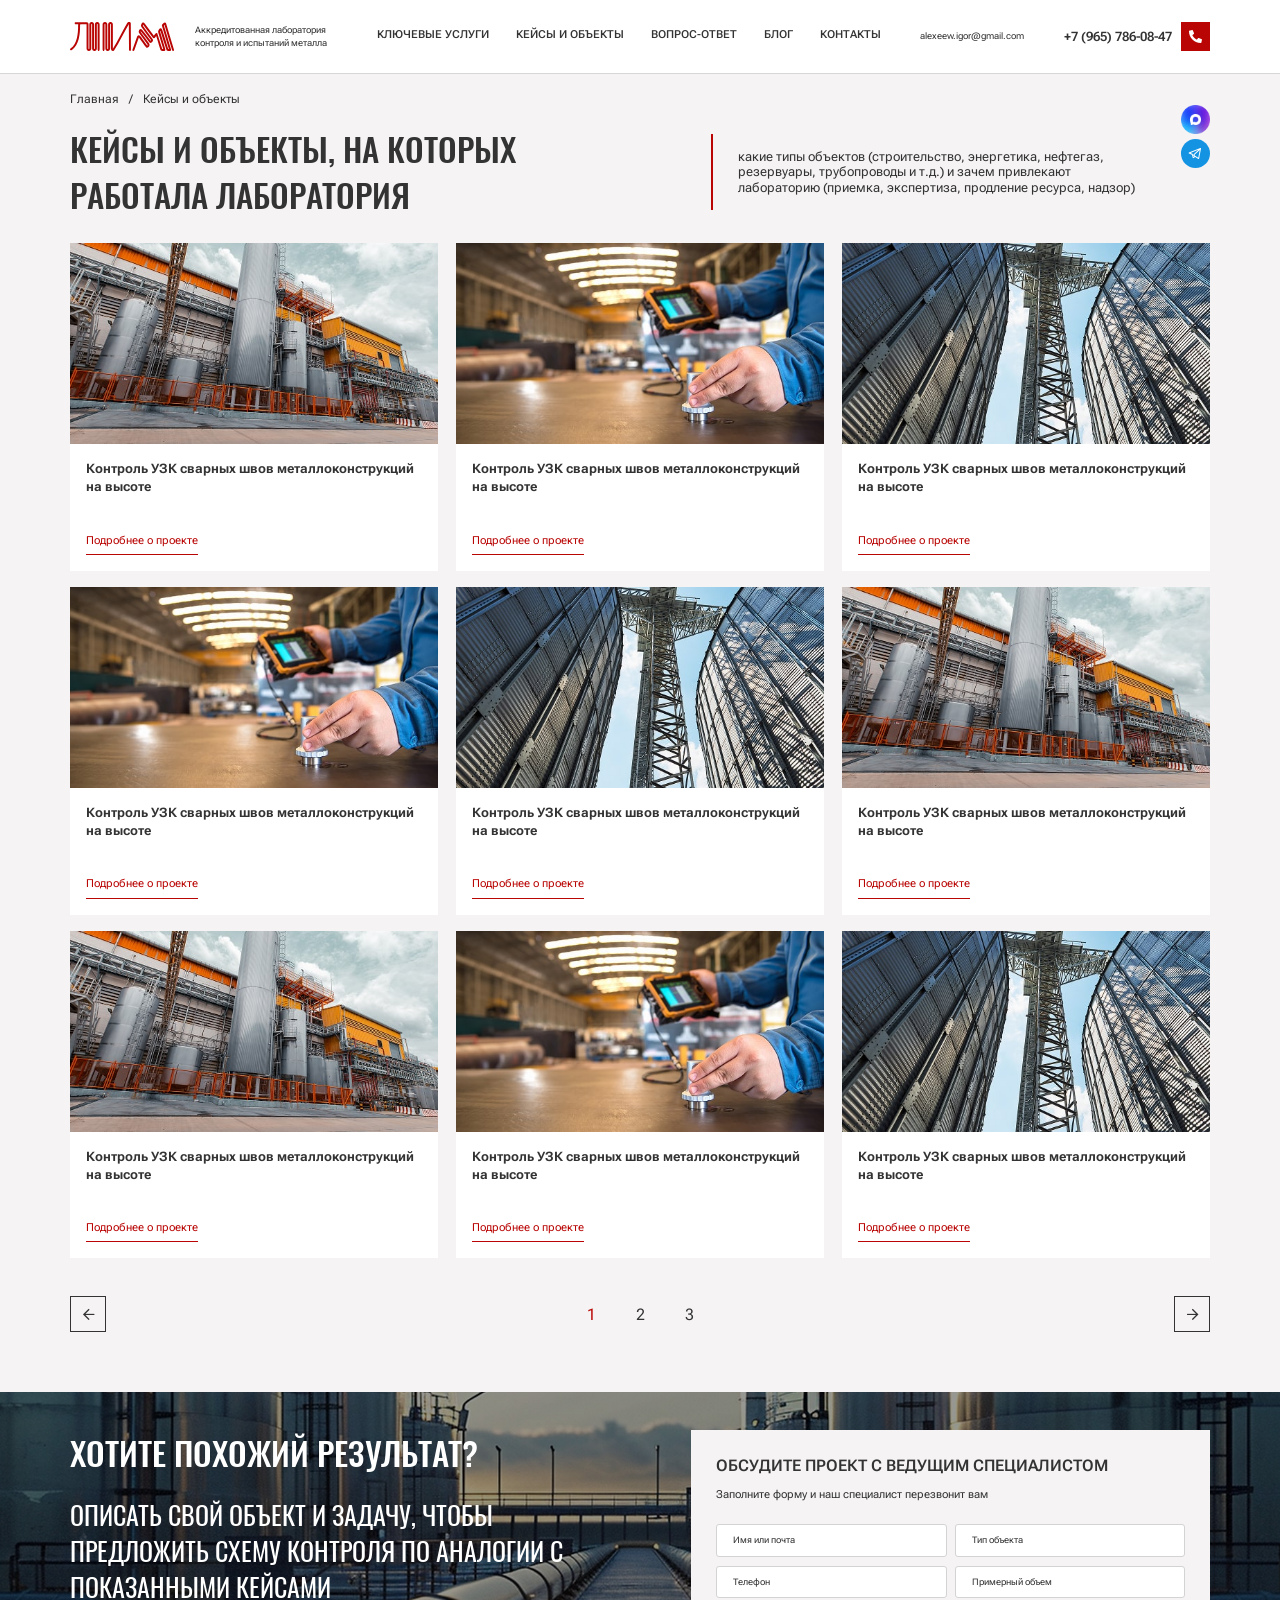
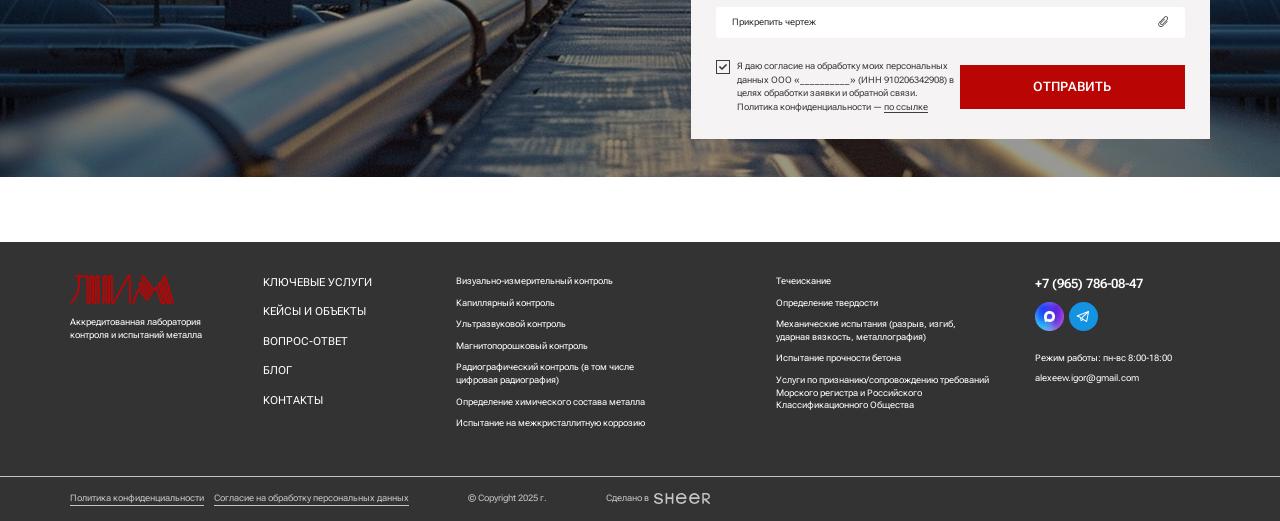
<file: cases.html>
<!DOCTYPE html>
<!--[if lt IE 7]><html lang="ru" class="lt-ie9 lt-ie8 lt-ie7"><![endif]-->
<!--[if IE 7]><html lang="ru" class="lt-ie9 lt-ie8"><![endif]-->
<!--[if IE 8]><html lang="ru" class="lt-ie9"><![endif]-->
<!--[if gt IE 8]><!-->
<html lang="ru">
<!--<![endif]-->
<head>
	<meta charset="utf-8" />
	<title>Заголовок</title>
	<meta http-equiv="X-UA-Compatible" content="IE=edge" />
	<meta name="viewport" content="width=device-width, initial-scale=1, maximum-scale=1">
	<meta name="format-detection" content="telephone=no" />
	<link rel="shortcut icon" href="favicon.png" />
	<link rel="stylesheet" href="libs/bootstrap/bootstrap-grid.css" />
	<link rel="stylesheet" href="libs/fontawesome-free-5.12.0-web/css/all.min.css" />
	<link rel="stylesheet" href="libs/fancybox-master/dist/jquery.fancybox.min.css" />
	<link rel="stylesheet" href="libs/slick-1.5.9/slick/slick.css" />
	<link rel="stylesheet" href="css/fonts.css" />
	<link rel="stylesheet" href="css/main.css?ver=1.1" />
	<link rel="stylesheet" href="css/media.css?ver=1.1" />
</head>
<body>

	<div class="wrapper wrapper--page">
 
		<header class="header default">
			<div class="container"> 
				<div class="header__wrapper">
					<div class="sandwich">
						<div class="sw-topper"></div>
						<div class="sw-bottom"></div>
						<div class="sw-footer"></div>
					</div>
					<div class="logo-wrap">
						<a href="#" class="logo">
							<img src="img/logo.svg" alt="alt">
						</a>
						<div class="logo-descr">Аккредитованная лаборатория контроля и испытаний металла</div>
					</div>
					<nav class="menu">
						<ul class="menu__list">
							<li class="menu__haschild">
								<a href="#">ключевые услуги</a>
								<ul>
									<li><a href="#">Визуально-измерительный контроль (ВИК)</a></li>
									<li><a href="#">Ультразвуковой контроль</a></li>
									<li><a href="#">Радиографический контроль</a></li>
									<li><a href="#">Капиллярный контроль</a></li>
									<li><a href="#">Магнитопорошковый контроль</a></li>
									<li><a href="#">химический анализ</a></li>
									<li><a href="#">Течеискание и контроль герметичности</a></li>
									<li><a href="#">Определение твердости</a></li>
									<li><a href="#">Испытание механических свойств</a></li>
								</ul>
							</li>
							<li><a href="#">кейсы и объекты</a></li>
							<li><a href="#">вопрос-ответ</a></li>
							<li><a href="#">блог</a></li>
							<li><a href="#">контакты</a></li>
						</ul>
					</nav>
					<a href="mailto:alexeew.igor@gmail.com" class="header__mail">alexeew.igor@gmail.com</a>
					<a href="tel:+79657860847" class="phone-main">+7 (965) 786-08-47 <i class="fas fa-phone-alt"></i></a>
					<ul class="header__socials">
						<li><a href="#"><img src="img/max.png" alt="alt"></a></li>
						<li><a href="#"><img src="img/tg.svg" alt="alt"></a></li>
					</ul>
				</div>
			</div>
			<div class="menu-mobile">
				<nav class="menu">
					<ul class="menu__list">
						<li class="menu__haschild">
							<a href="#">ключевые услуги</a>
							<i class="far fa-chevron-down"></i>
							<ul>
								<li><a href="#">Визуально-измерительный контроль (ВИК)</a></li>
								<li><a href="#">Ультразвуковой контроль</a></li>
								<li><a href="#">Радиографический контроль</a></li>
								<li><a href="#">Капиллярный контроль</a></li>
								<li><a href="#">Магнитопорошковый контроль</a></li>
								<li><a href="#">химический анализ</a></li>
								<li><a href="#">Течеискание и контроль герметичности</a></li>
								<li><a href="#">Определение твердости</a></li>
								<li><a href="#">Испытание механических свойств</a></li>
							</ul>
						</li>
						<li><a href="#">кейсы и объекты</a></li>
						<li><a href="#">вопрос-ответ</a></li>
						<li><a href="#">блог</a></li>
						<li><a href="#">контакты</a></li>
					</ul>
				</nav>
				<a href="mailto:alexeew.igor@gmail.com" class="header__mail">alexeew.igor@gmail.com</a>
				<br><br>
				<a href="tel:+79657860847" class="phone-main">+7 (965) 786-08-47 <i class="fas fa-phone-alt"></i></a>
			</div>
			<div class="menu-overlay"></div>
		</header>

		<section class="page-cases">
			<div class="container">
				<ul class="breadcrumbs">
					<li><a href="#">Главная</a></li>
					<li>Кейсы и объекты</li>
				</ul>
				<div class="head-section">
					<div class="row">
						<div class="col-lg-7">
							<h2 class="title-section">Кейсы и объекты, на которых работала лаборатория</h2>
						</div>
						<div class="col-lg-5">
							<div class="section-info">
								<p>какие типы объектов (строительство, энергетика, нефтегаз, резервуары, трубопроводы и т.д.) и зачем привлекают лабораторию (приемка, экспертиза, продление ресурса, надзор)</p>
							</div>
						</div>
					</div>
				</div>
				<div class="row row--main">
					<div class="col-lg-4 col-md-6">
						<div class="item-case">
							<a href="#modal-case" class="item-case__image fancybox">
								<img src="img/page_case1.jpg" alt="alt">
							</a>
							<div class="item-case__content">
								<a href="#modal-case" class="item-case__title fancybox">Контроль УЗК сварных швов металлоконструкций на высоте</a>
								<a href="#modal-case" class="link-page fancybox">Подробнее о проекте</a>
							</div>
						</div>
					</div>
					<div class="col-lg-4 col-md-6">
						<div class="item-case">
							<a href="#modal-case" class="item-case__image fancybox">
								<img src="img/page_case2.jpg" alt="alt">
							</a>
							<div class="item-case__content">
								<a href="#modal-case" class="item-case__title fancybox">Контроль УЗК сварных швов металлоконструкций на высоте</a>
								<a href="#modal-case" class="link-page fancybox">Подробнее о проекте</a>
							</div>
						</div>
					</div>
					<div class="col-lg-4 col-md-6">
						<div class="item-case">
							<a href="#modal-case" class="item-case__image fancybox">
								<img src="img/page_case3.jpg" alt="alt">
							</a>
							<div class="item-case__content">
								<a href="#modal-case" class="item-case__title fancybox">Контроль УЗК сварных швов металлоконструкций на высоте</a>
								<a href="#modal-case" class="link-page fancybox">Подробнее о проекте</a>
							</div>
						</div>
					</div>
					<div class="col-lg-4 col-md-6">
						<div class="item-case">
							<a href="#modal-case" class="item-case__image fancybox">
								<img src="img/page_case2.jpg" alt="alt">
							</a>
							<div class="item-case__content">
								<a href="#modal-case" class="item-case__title fancybox">Контроль УЗК сварных швов металлоконструкций на высоте</a>
								<a href="#modal-case" class="link-page fancybox">Подробнее о проекте</a>
							</div>
						</div>
					</div>
					<div class="col-lg-4 col-md-6">
						<div class="item-case">
							<a href="#modal-case" class="item-case__image fancybox">
								<img src="img/page_case3.jpg" alt="alt">
							</a>
							<div class="item-case__content">
								<a href="#modal-case" class="item-case__title fancybox">Контроль УЗК сварных швов металлоконструкций на высоте</a>
								<a href="#modal-case" class="link-page fancybox">Подробнее о проекте</a>
							</div>
						</div>
					</div>
					<div class="col-lg-4 col-md-6">
						<div class="item-case">
							<a href="#modal-case" class="item-case__image fancybox">
								<img src="img/page_case1.jpg" alt="alt">
							</a>
							<div class="item-case__content">
								<a href="#modal-case" class="item-case__title fancybox">Контроль УЗК сварных швов металлоконструкций на высоте</a>
								<a href="#modal-case" class="link-page fancybox">Подробнее о проекте</a>
							</div>
						</div>
					</div>
					<div class="col-lg-4 col-md-6">
						<div class="item-case">
							<a href="#modal-case" class="item-case__image fancybox">
								<img src="img/page_case1.jpg" alt="alt">
							</a>
							<div class="item-case__content">
								<a href="#modal-case" class="item-case__title fancybox">Контроль УЗК сварных швов металлоконструкций на высоте</a>
								<a href="#modal-case" class="link-page fancybox">Подробнее о проекте</a>
							</div>
						</div>
					</div>
					<div class="col-lg-4 col-md-6">
						<div class="item-case">
							<a href="#modal-case" class="item-case__image fancybox">
								<img src="img/page_case2.jpg" alt="alt">
							</a>
							<div class="item-case__content">
								<a href="#modal-case" class="item-case__title fancybox">Контроль УЗК сварных швов металлоконструкций на высоте</a>
								<a href="#modal-case" class="link-page fancybox">Подробнее о проекте</a>
							</div>
						</div>
					</div>
					<div class="col-lg-4 col-md-6">
						<div class="item-case">
							<a href="#modal-case" class="item-case__image fancybox">
								<img src="img/page_case3.jpg" alt="alt">
							</a>
							<div class="item-case__content">
								<a href="#modal-case" class="item-case__title fancybox">Контроль УЗК сварных швов металлоконструкций на высоте</a>
								<a href="#modal-case" class="link-page fancybox">Подробнее о проекте</a>
							</div>
						</div>
					</div>
				</div>
				<div class="pager">
					<a class="prev page-numbers" href="#"><i class="far fa-arrow-left"></i></a>
					<span aria-current="page" class="page-numbers current" href="#">1</span> 
					<a class="page-numbers" href="#">2</a> 
					<a class="page-numbers" href="#">3</a> 
					<a class="next page-numbers" href="#"><i class="far fa-arrow-right"></i></a>
				</div>
			</div>
		</section>

		<section class="consultation consultation--page">
			<div class="container">
				<div class="row">
					<div class="col-lg-6">
						<h2 class="title-section">Хотите похожий результат?</h2>
						<div class="subitle-section">описать свой объект и задачу, чтобы предложить схему контроля по аналогии с показанными кейсами</div>
					</div>
					<div class="col-lg-6">
						<div class="form-page">
							<div class="title-form">Обсудите проект с ведущим специалистом</div>
							<div class="descr-form">Заполните форму и наш специалист перезвонит вам</div>
							<form>
								<div class="row">
									<div class="col-md-6">
										<div class="item-form">
											<input type="text" placeholder="Имя или почта" required>
										</div>
										<div class="item-form">
											<input type="tel" placeholder="Телефон" class="input-phone" inputmode="numeric" required>
										</div>
									</div>
									<div class="col-md-6">
										<div class="item-form">
											<input type="text" placeholder="Тип объекта" required>
										</div>
										<div class="item-form">
											<input type="text" placeholder="Примерный объем" required>
										</div>
									</div>
								</div>
								<div class="file-upload">
									<label><input type="file" name="file"> Прикрепить чертеж <i class="fal fa-paperclip"></i></label>
									<div class="name-upload"></div>
								</div>
								<div class="form-page__bottom">
									<div class="checkbox">
										<label>
											<input type="checkbox" required checked />
											<span>Я даю согласие на обработку моих персональных данных ООО «__________» (ИНН 910206342908) в целях обработки заявки и обратной связи. Политика конфиденциальности — <a href="#">по ссылке</a></span>
										</label>
									</div>
									<input type="submit" value="отправить" class="btn-main">
								</div>
							</form>
						</div>
					</div>
				</div>
			</div>
		</section>

		<footer class="footer">
			<div class="container">
				<div class="row">
					<div class="col-lg-2">
						<div class="logo-wrap">
							<a href="#" class="logo">
								<img src="img/logo.svg" alt="alt">
							</a>
							<div class="logo-descr">Аккредитованная лаборатория контроля и испытаний металла</div>
						</div>
					</div>
					<div class="col-lg-2">
						<ul class="footer__menu">
							<li><a href="#">ключевые услуги</a></li>
							<li><a href="#">кейсы и объекты</a></li>
							<li><a href="#">вопрос-ответ</a></li>
							<li><a href="#">блог</a></li>
							<li><a href="#">контакты</a></li>
						</ul>
					</div>
					<div class="col-lg-6">
						<ul class="footer__nav">
							<li><a href="#">Визуально-измерительный контроль </a></li>
							<li><a href="#">Капиллярный контроль</a></li>
							<li><a href="#">Ультразвуковой контроль</a></li>
							<li><a href="#">Магнитопорошковый контроль</a></li>
							<li><a href="#">Радиографический контроль (в том числе цифровая радиография) </a></li>
							<li><a href="#">Определение химического состава металла</a></li>
							<li><a href="#">Испытание на межкристаллитную коррозию </a></li>
							<li><a href="#">Течеискание</a></li>
							<li><a href="#">Определение твердости</a></li>
							<li><a href="#">Механические испытания (разрыв, изгиб, ударная вязкость, металлография)</a></li>
							<li><a href="#">Испытание прочности бетона</a></li>
							<li><a href="#">Услуги по признанию/сопровождению требований Морского регистра и Российского Классификационного Общества</a></li>
						</ul>
					</div>
					<div class="col-lg-2">
						<a href="tel:+79657860847" class="phone-main">+7 (965) 786-08-47</a>
						<ul class="socials-list">
							<li><a href="#"><img src="img/max.png" alt="alt"></a></li>
							<li><a href="#"><img src="img/tg.svg" alt="alt"></a></li>
						</ul>
						<div class="footer__contacts">
							<p>Режим работы: пн-вс 8:00-18:00</p>
							<p><a href="mailto:alexeew.igor@gmail.com">alexeew.igor@gmail.com</a></p>
						</div>
					</div>
				</div>
			</div>
			<div class="footer__bottom">
				<div class="container">
					<div class="footer__wrapper">
						<div class="footer__links">
							<a href="#">Политика конфиденциальности</a>
							<a href="#">Согласие на обработку персональных данных</a>
						</div>
						<div class="copyright">© Copyright 2025 г.</div>
						<div class="create">Сделано в <a href="#" target="_blank"><img src="img/sheer.svg" alt="alt"></a></div>
					</div>
				</div>
			</div>
		</footer>
		
	</div>

	<div id="modal-case" class="modal-block">
		<div class="modal-case">
			<div class="modal-case__image">
				<img src="img/modal_case1.jpg" alt="alt">
			</div>
			<div class="modal-case__content">
				<div class="title-block">название промышленного нефтеперерабатывающего предприятия </div>
				<p><strong>Задача:</strong> Трубопровод высокого давления — приемочный радиографический контроль сварных швов</p>
				<p><strong>Параметры объекта:</strong> отрасль, регион, тип конструкции/оборудования</p>
				<p><strong>Решение:</strong> использованные методы НК/испытаний и объем (метры швов, количество соединений/узлов/изделий</p>
				<p><strong>Результат:</strong> 2–3 факта — сроки, пройденный надзор/аудит, принятые решения (принято без замечаний / выявлены дефекты и выполнена доработка)</p>
				<a href="#" class="btn-main">хочу также <i class="far fa-arrow-right"></i></a>
			</div>
		</div>
	</div>

	<script src="libs/jquery/jquery-3.6.0.min.js"></script>
	<script src="libs/fancybox-master/dist/jquery.fancybox.min.js"></script>
	<script src="libs/slick-1.5.9/slick/slick.min.js"></script>
	<script src="libs/mask/jquery.maskedinput.js"></script>
	<script src="js/common.js?ver=1.1"></script>
	<!-- Yandex.Metrika counter --><!-- /Yandex.Metrika counter -->
	<!-- Google Analytics counter --><!-- /Google Analytics counter -->
</body>
</html>
</file>
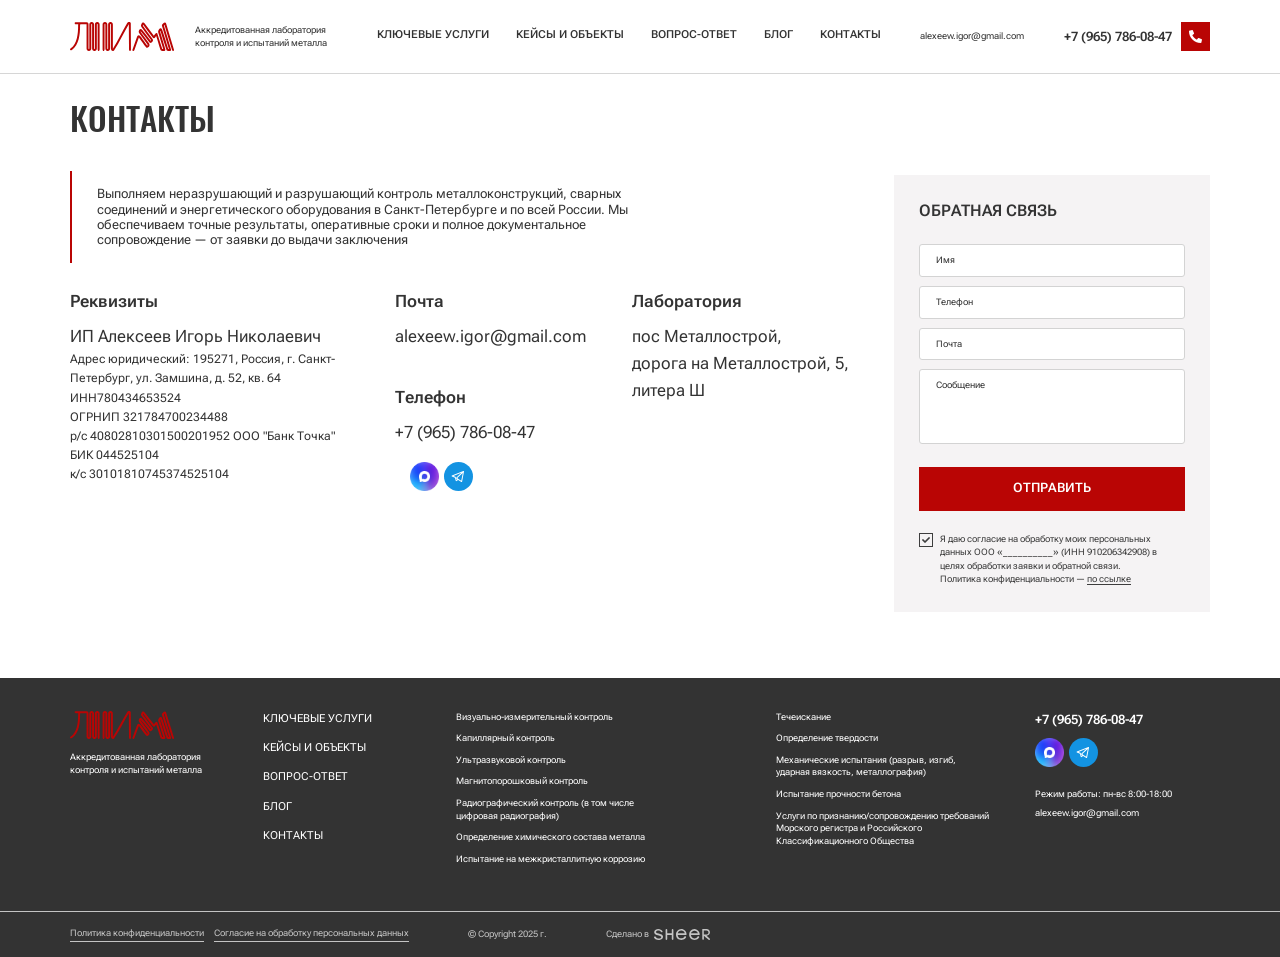
<file: contacts.html>
<!DOCTYPE html>
<!--[if lt IE 7]><html lang="ru" class="lt-ie9 lt-ie8 lt-ie7"><![endif]-->
<!--[if IE 7]><html lang="ru" class="lt-ie9 lt-ie8"><![endif]-->
<!--[if IE 8]><html lang="ru" class="lt-ie9"><![endif]-->
<!--[if gt IE 8]><!-->
<html lang="ru">
<!--<![endif]-->
<head>
	<meta charset="utf-8" />
	<title>Заголовок</title>
	<meta http-equiv="X-UA-Compatible" content="IE=edge" />
	<meta name="viewport" content="width=device-width, initial-scale=1, maximum-scale=1">
	<meta name="format-detection" content="telephone=no" />
	<link rel="shortcut icon" href="favicon.png" />
	<link rel="stylesheet" href="libs/bootstrap/bootstrap-grid.css" />
	<link rel="stylesheet" href="libs/fontawesome-free-5.12.0-web/css/all.min.css" />
	<link rel="stylesheet" href="libs/fancybox-master/dist/jquery.fancybox.min.css" />
	<link rel="stylesheet" href="libs/slick-1.5.9/slick/slick.css" />
	<link rel="stylesheet" href="css/fonts.css" />
	<link rel="stylesheet" href="css/main.css?ver=1.1" />
	<link rel="stylesheet" href="css/media.css?ver=1.1" />
</head>
<body>

	<div class="wrapper wrapper--page wrapper--contacts"> 

		<header class="header default">
			<div class="container">
				<div class="header__wrapper"> 
					<div class="sandwich">
						<div class="sw-topper"></div>
						<div class="sw-bottom"></div>
						<div class="sw-footer"></div>
					</div>
					<div class="logo-wrap">
						<a href="#" class="logo">
							<img src="img/logo.svg" alt="alt">
						</a>
						<div class="logo-descr">Аккредитованная лаборатория контроля и испытаний металла</div>
					</div>
					<nav class="menu">
						<ul class="menu__list">
							<li class="menu__haschild">
								<a href="#">ключевые услуги</a>
								<ul>
									<li><a href="#">Визуально-измерительный контроль (ВИК)</a></li>
									<li><a href="#">Ультразвуковой контроль</a></li>
									<li><a href="#">Радиографический контроль</a></li>
									<li><a href="#">Капиллярный контроль</a></li>
									<li><a href="#">Магнитопорошковый контроль</a></li>
									<li><a href="#">химический анализ</a></li>
									<li><a href="#">Течеискание и контроль герметичности</a></li>
									<li><a href="#">Определение твердости</a></li>
									<li><a href="#">Испытание механических свойств</a></li>
								</ul>
							</li>
							<li><a href="#">кейсы и объекты</a></li>
							<li><a href="#">вопрос-ответ</a></li>
							<li><a href="#">блог</a></li>
							<li><a href="#">контакты</a></li>
						</ul>
					</nav>
					<a href="mailto:alexeew.igor@gmail.com" class="header__mail">alexeew.igor@gmail.com</a>
					<a href="tel:+79657860847" class="phone-main">+7 (965) 786-08-47 <i class="fas fa-phone-alt"></i></a>
					<ul class="header__socials">
						<li><a href="#"><img src="img/max.png" alt="alt"></a></li>
						<li><a href="#"><img src="img/tg.svg" alt="alt"></a></li>
					</ul>
				</div>
			</div>
			<div class="menu-mobile">
				<nav class="menu">
					<ul class="menu__list">
						<li class="menu__haschild">
							<a href="#">ключевые услуги</a>
							<i class="far fa-chevron-down"></i>
							<ul>
								<li><a href="#">Визуально-измерительный контроль (ВИК)</a></li>
								<li><a href="#">Ультразвуковой контроль</a></li>
								<li><a href="#">Радиографический контроль</a></li>
								<li><a href="#">Капиллярный контроль</a></li>
								<li><a href="#">Магнитопорошковый контроль</a></li>
								<li><a href="#">химический анализ</a></li>
								<li><a href="#">Течеискание и контроль герметичности</a></li>
								<li><a href="#">Определение твердости</a></li>
								<li><a href="#">Испытание механических свойств</a></li>
							</ul>
						</li>
						<li><a href="#">кейсы и объекты</a></li>
						<li><a href="#">вопрос-ответ</a></li>
						<li><a href="#">блог</a></li>
						<li><a href="#">контакты</a></li>
					</ul>
				</nav>
				<a href="mailto:alexeew.igor@gmail.com" class="header__mail">alexeew.igor@gmail.com</a>
				<br><br>
				<a href="tel:+79657860847" class="phone-main">+7 (965) 786-08-47 <i class="fas fa-phone-alt"></i></a>
			</div>
			<div class="menu-overlay"></div>
		</header>

		<section class="page-contacts">
			<div class="container">
				<div class="row">
					<div class="col-lg-8">
						<div class="page-contacts__left">
							<div class="head-section">
								<h1 class="title-section">контакты</h1>
								<div class="section-info">
									<p>Выполняем неразрушающий и разрушающий контроль металлоконструкций, сварных соединений и энергетического оборудования в Санкт-Петербурге и по всей России. Мы обеспечиваем точные результаты, оперативные сроки и полное документальное сопровождение — от заявки до выдачи заключения</p>
								</div> 
							</div>
							<div class="grid-contacts">
								<div class="grid-contacts__column">
									<div class="item-contact">
										<div class="item-contact__title">Реквизиты</div>
										<p>ИП Алексеев Игорь Николаевич</p>
										<p><small>Адрес юридический: 195271, Россия, г. Санкт-Петербург, ул. Замшина, д. 52, кв. 64 </small></p>
										<p><small>ИНН780434653524</small></p>
										<p><small>ОГРНИП 321784700234488 </small></p>
										<p><small>р/с 40802810301500201952 ООО "Банк Точка"</small></p>
										<p><small>БИК 044525104 </small></p>
										<p><small>к/с 30101810745374525104</small></p>
									</div> 
								</div>
								<div class="grid-contacts__column">
									<div class="item-contact">
										<div class="item-contact__title">Почта</div>
										<p><a href="mailto:alexeew.igor@gmail.com">alexeew.igor@gmail.com</a></p>
									</div>
									<div class="item-contact">
										<div class="item-contact__title">Телефон</div>
										<p><a href="tel:+79657860847">+7 (965) 786-08-47</a></p>
										<ul class="socials-list">
											<li><a href="#"><img src="img/max.png" alt="alt"></a></li>
											<li><a href="#"><img src="img/tg.svg" alt="alt"></a></li>
										</ul>
									</div>
								</div>
								<div class="grid-contacts__column">
									<div class="item-contact">
										<div class="item-contact__title">Лаборатория</div>
										<p>пос Металлострой, <br>дорога на Металлострой, 5, <br>литера Ш</p>
									</div>
								</div>
							</div>
						</div>
					</div>
					<div class="col-lg-4">
						<div class="form-page form-page--main">
							<div class="title-form">Обратная связь</div>
							<form>
								<div class="item-form">
									<input type="text" placeholder="Имя" required>
								</div>
								<div class="item-form">
									<input type="tel" placeholder="Телефон" class="input-phone" inputmode="numeric" required>
								</div>
								<div class="item-form">
									<input type="email" placeholder="Почта" required>
								</div>
								<div class="item-form">
									<textarea placeholder="Сообщение"></textarea>
								</div>
								<input type="submit" value="отправить" class="btn-main">
								<div class="checkbox">
									<label>
										<input type="checkbox" required checked />
										<span>Я даю согласие на обработку моих персональных данных ООО «__________» (ИНН 910206342908) в целях обработки заявки и обратной связи. Политика конфиденциальности — <a href="#">по ссылке</a></span>
									</label>
								</div>
							</form>
						</div>
					</div>
				</div>
			</div>
		</section>

		<footer class="footer">
			<div class="container">
				<div class="row">
					<div class="col-lg-2">
						<div class="logo-wrap">
							<a href="#" class="logo">
								<img src="img/logo.svg" alt="alt">
							</a>
							<div class="logo-descr">Аккредитованная лаборатория контроля и испытаний металла</div>
						</div>
					</div>
					<div class="col-lg-2">
						<ul class="footer__menu">
							<li><a href="#">ключевые услуги</a></li>
							<li><a href="#">кейсы и объекты</a></li>
							<li><a href="#">вопрос-ответ</a></li>
							<li><a href="#">блог</a></li>
							<li><a href="#">контакты</a></li>
						</ul>
					</div>
					<div class="col-lg-6">
						<ul class="footer__nav">
							<li><a href="#">Визуально-измерительный контроль </a></li>
							<li><a href="#">Капиллярный контроль</a></li>
							<li><a href="#">Ультразвуковой контроль</a></li>
							<li><a href="#">Магнитопорошковый контроль</a></li>
							<li><a href="#">Радиографический контроль (в том числе цифровая радиография) </a></li>
							<li><a href="#">Определение химического состава металла</a></li>
							<li><a href="#">Испытание на межкристаллитную коррозию </a></li>
							<li><a href="#">Течеискание</a></li>
							<li><a href="#">Определение твердости</a></li>
							<li><a href="#">Механические испытания (разрыв, изгиб, ударная вязкость, металлография)</a></li>
							<li><a href="#">Испытание прочности бетона</a></li>
							<li><a href="#">Услуги по признанию/сопровождению требований Морского регистра и Российского Классификационного Общества</a></li>
						</ul>
					</div>
					<div class="col-lg-2">
						<a href="tel:+79657860847" class="phone-main">+7 (965) 786-08-47</a>
						<ul class="socials-list">
							<li><a href="#"><img src="img/max.png" alt="alt"></a></li>
							<li><a href="#"><img src="img/tg.svg" alt="alt"></a></li>
						</ul>
						<div class="footer__contacts">
							<p>Режим работы: пн-вс 8:00-18:00</p>
							<p><a href="mailto:alexeew.igor@gmail.com">alexeew.igor@gmail.com</a></p>
						</div>
					</div>
				</div>
			</div>
			<div class="footer__bottom">
				<div class="container">
					<div class="footer__wrapper">
						<div class="footer__links">
							<a href="#">Политика конфиденциальности</a>
							<a href="#">Согласие на обработку персональных данных</a>
						</div>
						<div class="copyright">© Copyright 2025 г.</div>
						<div class="create">Сделано в <a href="#" target="_blank"><img src="img/sheer.svg" alt="alt"></a></div>
					</div>
				</div>
			</div>
		</footer>
		
	</div>

	<div id="modal-case" class="modal-block">
		<div class="modal-case">
			<div class="modal-case__image">
				<img src="img/modal_case1.jpg" alt="alt">
			</div>
			<div class="modal-case__content">
				<div class="title-block">название промышленного нефтеперерабатывающего предприятия </div>
				<p><strong>Задача:</strong> Трубопровод высокого давления — приемочный радиографический контроль сварных швов</p>
				<p><strong>Параметры объекта:</strong> отрасль, регион, тип конструкции/оборудования</p>
				<p><strong>Решение:</strong> использованные методы НК/испытаний и объем (метры швов, количество соединений/узлов/изделий</p>
				<p><strong>Результат:</strong> 2–3 факта — сроки, пройденный надзор/аудит, принятые решения (принято без замечаний / выявлены дефекты и выполнена доработка)</p>
				<a href="#" class="btn-main">хочу также <i class="far fa-arrow-right"></i></a>
			</div>
		</div>
	</div>

	<script src="libs/jquery/jquery-3.6.0.min.js"></script>
	<script src="libs/fancybox-master/dist/jquery.fancybox.min.js"></script>
	<script src="libs/slick-1.5.9/slick/slick.min.js"></script>
	<script src="libs/mask/jquery.maskedinput.js"></script>
	<script src="js/common.js?ver=1.1"></script>
	<!-- Yandex.Metrika counter --><!-- /Yandex.Metrika counter -->
	<!-- Google Analytics counter --><!-- /Google Analytics counter -->
</body>
</html>
</file>
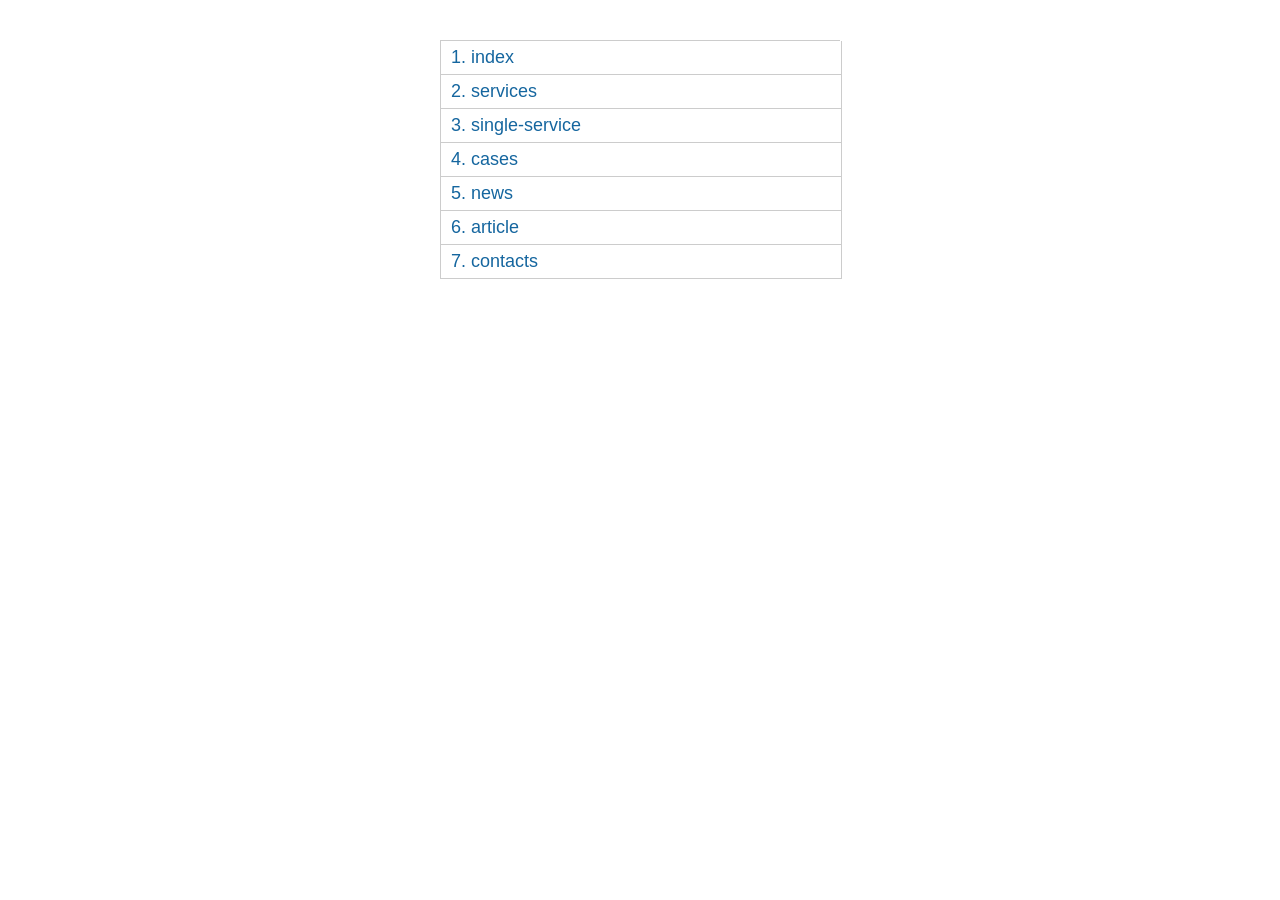
<file: map.html>
<!DOCTYPE html>
<!--[if lt IE 7]><html lang="ru" class="lt-ie9 lt-ie8 lt-ie7"><![endif]-->
<!--[if IE 7]><html lang="ru" class="lt-ie9 lt-ie8"><![endif]-->
<!--[if IE 8]><html lang="ru" class="lt-ie9"><![endif]-->
<!--[if gt IE 8]><!-->
<html lang="ru">
<!--<![endif]-->
<head>
	<meta charset="utf-8" />
	<title>Заголовок</title>
	<meta name="description" content="" />
	<meta http-equiv="X-UA-Compatible" content="IE=edge" />
	<meta name="viewport" content="width=device-width, initial-scale=1.0" />
</head>
<body> 

	<div class="wrapper"> 
		<div class="count_pages">
			<ul>
				<li><a href="index.html" target="_blanck">index</a></li>
				<li><a href="services.html" target="_blanck">services</a></li>
				<li><a href="single-service.html" target="_blanck">single-service</a></li>
				<li><a href="cases.html" target="_blanck">cases</a></li>
				<li><a href="news.html" target="_blanck">news</a></li>
				<li><a href="article.html" target="_blanck">article</a></li>
				<li><a href="contacts.html" target="_blanck">contacts</a></li>
			</ul>
		</div> 
	</div>    
      
	<style> 
		.count_pages a:before {
			counter-increment: list1;
			content: counter(list1) ". "; 
		}
		.count_pages li {
			list-style: none;
			margin-bottom: 0px;
			border: 1px solid #ccc;
			border-top: none;
			width: 100%;
		}
		.count_pages {
			margin: 0;
			width: 400px;
			margin: auto;
			font-family: sans-serif;
			margin-top: 40px;
			max-width: 100%;
			border-top: 1px solid #ccc;
			counter-reset: list1;
			margin-bottom: 40px;
		}
		.count_pages ul {
			margin: 0;
			padding: 0;
		}
		.count_pages a {
			font-size: 18px;
			color: #15669F;
			text-decoration: none;
			display: block;
			padding: 6px 10px;
		}
		.count_pages a:hover {
			text-decoration: underline;
		}
	</style>
</body>
</html>
</file>
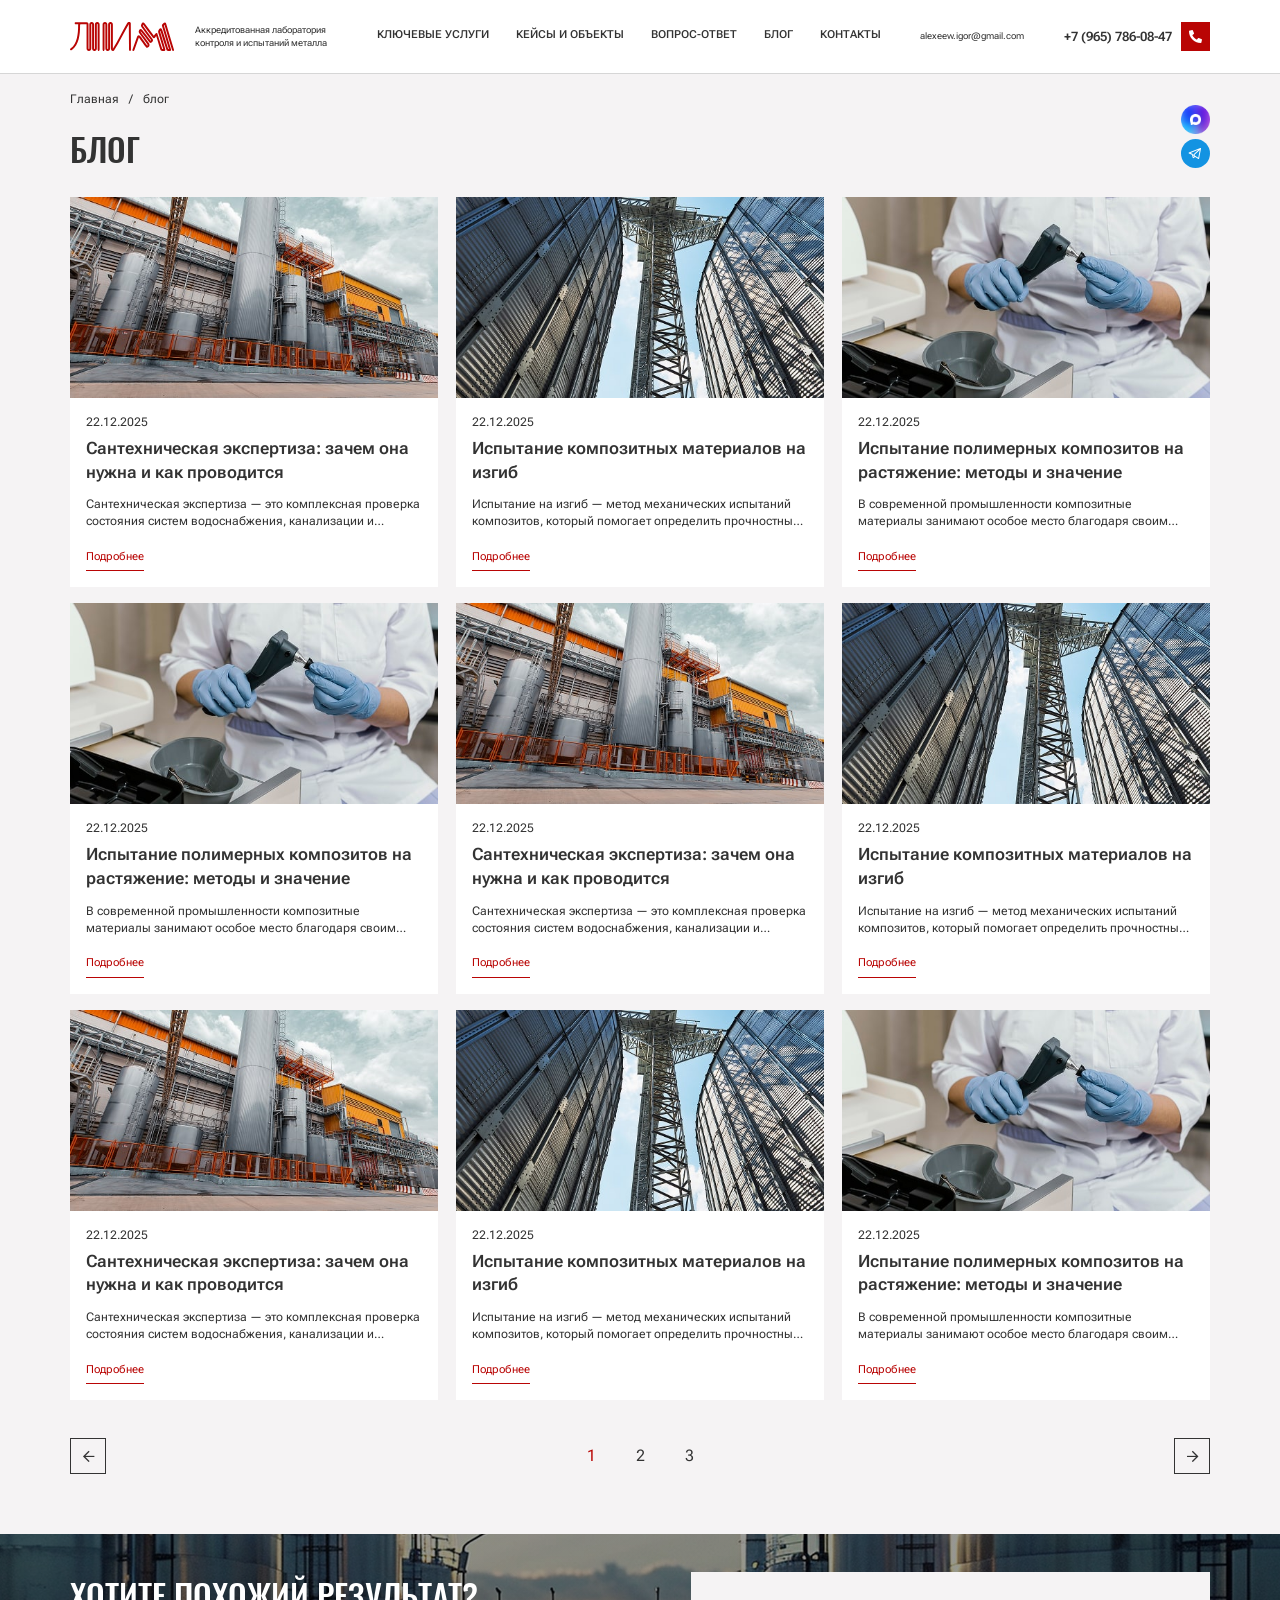
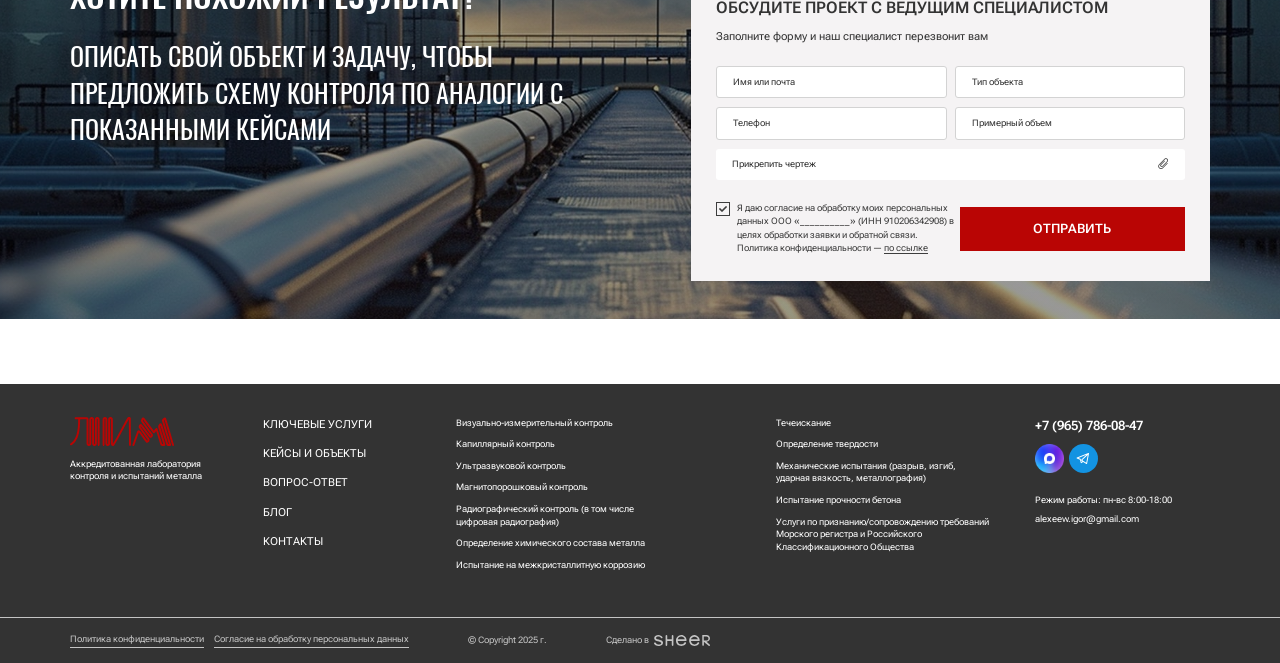
<file: news.html>
<!DOCTYPE html>
<!--[if lt IE 7]><html lang="ru" class="lt-ie9 lt-ie8 lt-ie7"><![endif]-->
<!--[if IE 7]><html lang="ru" class="lt-ie9 lt-ie8"><![endif]-->
<!--[if IE 8]><html lang="ru" class="lt-ie9"><![endif]-->
<!--[if gt IE 8]><!-->
<html lang="ru">
<!--<![endif]-->
<head>
	<meta charset="utf-8" />
	<title>Заголовок</title>
	<meta http-equiv="X-UA-Compatible" content="IE=edge" />
	<meta name="viewport" content="width=device-width, initial-scale=1, maximum-scale=1">
	<meta name="format-detection" content="telephone=no" />
	<link rel="shortcut icon" href="favicon.png" />
	<link rel="stylesheet" href="libs/bootstrap/bootstrap-grid.css" />
	<link rel="stylesheet" href="libs/fontawesome-free-5.12.0-web/css/all.min.css" />
	<link rel="stylesheet" href="libs/fancybox-master/dist/jquery.fancybox.min.css" />
	<link rel="stylesheet" href="libs/slick-1.5.9/slick/slick.css" />
	<link rel="stylesheet" href="css/fonts.css" />
	<link rel="stylesheet" href="css/main.css?ver=1.1" />
	<link rel="stylesheet" href="css/media.css?ver=1.1" />
</head>
<body>

	<div class="wrapper wrapper--page">
 
		<header class="header default">
			<div class="container"> 
				<div class="header__wrapper">
					<div class="sandwich">
						<div class="sw-topper"></div>
						<div class="sw-bottom"></div>
						<div class="sw-footer"></div>
					</div>
					<div class="logo-wrap">
						<a href="#" class="logo">
							<img src="img/logo.svg" alt="alt">
						</a>
						<div class="logo-descr">Аккредитованная лаборатория контроля и испытаний металла</div>
					</div>
					<nav class="menu">
						<ul class="menu__list">
							<li class="menu__haschild">
								<a href="#">ключевые услуги</a>
								<ul>
									<li><a href="#">Визуально-измерительный контроль (ВИК)</a></li>
									<li><a href="#">Ультразвуковой контроль</a></li>
									<li><a href="#">Радиографический контроль</a></li>
									<li><a href="#">Капиллярный контроль</a></li>
									<li><a href="#">Магнитопорошковый контроль</a></li>
									<li><a href="#">химический анализ</a></li>
									<li><a href="#">Течеискание и контроль герметичности</a></li>
									<li><a href="#">Определение твердости</a></li>
									<li><a href="#">Испытание механических свойств</a></li>
								</ul>
							</li>
							<li><a href="#">кейсы и объекты</a></li>
							<li><a href="#">вопрос-ответ</a></li>
							<li><a href="#">блог</a></li>
							<li><a href="#">контакты</a></li>
						</ul>
					</nav>
					<a href="mailto:alexeew.igor@gmail.com" class="header__mail">alexeew.igor@gmail.com</a>
					<a href="tel:+79657860847" class="phone-main">+7 (965) 786-08-47 <i class="fas fa-phone-alt"></i></a>
					<ul class="header__socials">
						<li><a href="#"><img src="img/max.png" alt="alt"></a></li>
						<li><a href="#"><img src="img/tg.svg" alt="alt"></a></li>
					</ul>
				</div>
			</div>
			<div class="menu-mobile">
				<nav class="menu">
					<ul class="menu__list">
						<li class="menu__haschild">
							<a href="#">ключевые услуги</a>
							<i class="far fa-chevron-down"></i>
							<ul>
								<li><a href="#">Визуально-измерительный контроль (ВИК)</a></li>
								<li><a href="#">Ультразвуковой контроль</a></li>
								<li><a href="#">Радиографический контроль</a></li>
								<li><a href="#">Капиллярный контроль</a></li>
								<li><a href="#">Магнитопорошковый контроль</a></li>
								<li><a href="#">химический анализ</a></li>
								<li><a href="#">Течеискание и контроль герметичности</a></li>
								<li><a href="#">Определение твердости</a></li>
								<li><a href="#">Испытание механических свойств</a></li>
							</ul>
						</li>
						<li><a href="#">кейсы и объекты</a></li>
						<li><a href="#">вопрос-ответ</a></li>
						<li><a href="#">блог</a></li>
						<li><a href="#">контакты</a></li>
					</ul>
				</nav>
				<a href="mailto:alexeew.igor@gmail.com" class="header__mail">alexeew.igor@gmail.com</a>
				<br><br>
				<a href="tel:+79657860847" class="phone-main">+7 (965) 786-08-47 <i class="fas fa-phone-alt"></i></a>
			</div>
			<div class="menu-overlay"></div>
		</header>

		<section class="page-news">
			<div class="container">
				<ul class="breadcrumbs">
					<li><a href="#">Главная</a></li>
					<li>блог</li>
				</ul>
				<div class="head-section">
					<h1 class="title-section">блог</h1>
				</div>
				<div class="row row--main">
					<div class="col-lg-4 col-md-6">
						<div class="item-case item-case--news">
							<a href="#" class="item-case__image">
								<img src="img/news1.jpg" alt="alt">
							</a>
							<div class="item-case__content">
								<div class="item-case__date">22.12.2025</div>
								<a href="#" class="item-case__title">Сантехническая экспертиза: зачем она нужна и как проводится</a>
								<div class="item-case__text">Сантехническая экспертиза — это комплексная проверка состояния систем водоснабжения, канализации и отопления. Она позволят...</div>
								<a href="#" class="link-page">Подробнее</a>
							</div>
						</div>
					</div>
					<div class="col-lg-4 col-md-6">
						<div class="item-case item-case--news">
							<a href="#" class="item-case__image">
								<img src="img/news2.jpg" alt="alt">
							</a>
							<div class="item-case__content">
								<div class="item-case__date">22.12.2025</div>
								<a href="#" class="item-case__title">Испытание композитных материалов на изгиб</a>
								<div class="item-case__text">Испытание на изгиб — метод механических испытаний композитов, который помогает определить прочностные, жесткостные и пластические </div>
								<a href="#" class="link-page">Подробнее</a>
							</div>
						</div>
					</div>
					<div class="col-lg-4 col-md-6">
						<div class="item-case item-case--news">
							<a href="#" class="item-case__image">
								<img src="img/news3.jpg" alt="alt">
							</a>
							<div class="item-case__content">
								<div class="item-case__date">22.12.2025</div>
								<a href="#" class="item-case__title">Испытание полимерных композитов на растяжение: методы и значение</a>
								<div class="item-case__text">В современной промышленности композитные материалы занимают особое место благодаря своим уникальным свойствам....</div>
								<a href="#" class="link-page">Подробнее</a>
							</div>
						</div>
					</div>
					<div class="col-lg-4 col-md-6">
						<div class="item-case item-case--news">
							<a href="#" class="item-case__image">
								<img src="img/news3.jpg" alt="alt">
							</a>
							<div class="item-case__content">
								<div class="item-case__date">22.12.2025</div>
								<a href="#" class="item-case__title">Испытание полимерных композитов на растяжение: методы и значение</a>
								<div class="item-case__text">В современной промышленности композитные материалы занимают особое место благодаря своим уникальным свойствам....</div>
								<a href="#" class="link-page">Подробнее</a>
							</div>
						</div>
					</div>
					<div class="col-lg-4 col-md-6">
						<div class="item-case item-case--news">
							<a href="#" class="item-case__image">
								<img src="img/news1.jpg" alt="alt">
							</a>
							<div class="item-case__content">
								<div class="item-case__date">22.12.2025</div>
								<a href="#" class="item-case__title">Сантехническая экспертиза: зачем она нужна и как проводится</a>
								<div class="item-case__text">Сантехническая экспертиза — это комплексная проверка состояния систем водоснабжения, канализации и отопления. Она позволят...</div>
								<a href="#" class="link-page">Подробнее</a>
							</div>
						</div>
					</div>
					<div class="col-lg-4 col-md-6">
						<div class="item-case item-case--news">
							<a href="#" class="item-case__image">
								<img src="img/news2.jpg" alt="alt">
							</a>
							<div class="item-case__content">
								<div class="item-case__date">22.12.2025</div>
								<a href="#" class="item-case__title">Испытание композитных материалов на изгиб</a>
								<div class="item-case__text">Испытание на изгиб — метод механических испытаний композитов, который помогает определить прочностные, жесткостные и пластические </div>
								<a href="#" class="link-page">Подробнее</a>
							</div>
						</div>
					</div>
					<div class="col-lg-4 col-md-6">
						<div class="item-case item-case--news">
							<a href="#" class="item-case__image">
								<img src="img/news1.jpg" alt="alt">
							</a>
							<div class="item-case__content">
								<div class="item-case__date">22.12.2025</div>
								<a href="#" class="item-case__title">Сантехническая экспертиза: зачем она нужна и как проводится</a>
								<div class="item-case__text">Сантехническая экспертиза — это комплексная проверка состояния систем водоснабжения, канализации и отопления. Она позволят...</div>
								<a href="#" class="link-page">Подробнее</a>
							</div>
						</div>
					</div>
					<div class="col-lg-4 col-md-6">
						<div class="item-case item-case--news">
							<a href="#" class="item-case__image">
								<img src="img/news2.jpg" alt="alt">
							</a>
							<div class="item-case__content">
								<div class="item-case__date">22.12.2025</div>
								<a href="#" class="item-case__title">Испытание композитных материалов на изгиб</a>
								<div class="item-case__text">Испытание на изгиб — метод механических испытаний композитов, который помогает определить прочностные, жесткостные и пластические </div>
								<a href="#" class="link-page">Подробнее</a>
							</div>
						</div>
					</div>
					<div class="col-lg-4 col-md-6">
						<div class="item-case item-case--news">
							<a href="#" class="item-case__image">
								<img src="img/news3.jpg" alt="alt">
							</a>
							<div class="item-case__content">
								<div class="item-case__date">22.12.2025</div>
								<a href="#" class="item-case__title">Испытание полимерных композитов на растяжение: методы и значение</a>
								<div class="item-case__text">В современной промышленности композитные материалы занимают особое место благодаря своим уникальным свойствам....</div>
								<a href="#" class="link-page">Подробнее</a>
							</div>
						</div>
					</div>
				</div>
				<div class="pager">
					<a class="prev page-numbers" href="#"><i class="far fa-arrow-left"></i></a>
					<span aria-current="page" class="page-numbers current" href="#">1</span> 
					<a class="page-numbers" href="#">2</a> 
					<a class="page-numbers" href="#">3</a> 
					<a class="next page-numbers" href="#"><i class="far fa-arrow-right"></i></a>
				</div>
			</div>
		</section>

		<section class="consultation consultation--page">
			<div class="container">
				<div class="row">
					<div class="col-lg-6">
						<h2 class="title-section">Хотите похожий результат?</h2>
						<div class="subitle-section">описать свой объект и задачу, чтобы предложить схему контроля по аналогии с показанными кейсами</div>
					</div>
					<div class="col-lg-6">
						<div class="form-page">
							<div class="title-form">Обсудите проект с ведущим специалистом</div>
							<div class="descr-form">Заполните форму и наш специалист перезвонит вам</div>
							<form>
								<div class="row">
									<div class="col-md-6">
										<div class="item-form">
											<input type="text" placeholder="Имя или почта" required>
										</div>
										<div class="item-form">
											<input type="tel" placeholder="Телефон" class="input-phone" inputmode="numeric" required>
										</div>
									</div>
									<div class="col-md-6">
										<div class="item-form">
											<input type="text" placeholder="Тип объекта" required>
										</div>
										<div class="item-form">
											<input type="text" placeholder="Примерный объем" required>
										</div>
									</div>
								</div>
								<div class="file-upload">
									<label><input type="file" name="file"> Прикрепить чертеж <i class="fal fa-paperclip"></i></label>
									<div class="name-upload"></div>
								</div>
								<div class="form-page__bottom">
									<div class="checkbox">
										<label>
											<input type="checkbox" required checked />
											<span>Я даю согласие на обработку моих персональных данных ООО «__________» (ИНН 910206342908) в целях обработки заявки и обратной связи. Политика конфиденциальности — <a href="#">по ссылке</a></span>
										</label>
									</div>
									<input type="submit" value="отправить" class="btn-main">
								</div>
							</form>
						</div>
					</div>
				</div>
			</div>
		</section>

		<footer class="footer">
			<div class="container">
				<div class="row">
					<div class="col-lg-2">
						<div class="logo-wrap">
							<a href="#" class="logo">
								<img src="img/logo.svg" alt="alt">
							</a>
							<div class="logo-descr">Аккредитованная лаборатория контроля и испытаний металла</div>
						</div>
					</div>
					<div class="col-lg-2">
						<ul class="footer__menu">
							<li><a href="#">ключевые услуги</a></li>
							<li><a href="#">кейсы и объекты</a></li>
							<li><a href="#">вопрос-ответ</a></li>
							<li><a href="#">блог</a></li>
							<li><a href="#">контакты</a></li>
						</ul>
					</div>
					<div class="col-lg-6">
						<ul class="footer__nav">
							<li><a href="#">Визуально-измерительный контроль </a></li>
							<li><a href="#">Капиллярный контроль</a></li>
							<li><a href="#">Ультразвуковой контроль</a></li>
							<li><a href="#">Магнитопорошковый контроль</a></li>
							<li><a href="#">Радиографический контроль (в том числе цифровая радиография) </a></li>
							<li><a href="#">Определение химического состава металла</a></li>
							<li><a href="#">Испытание на межкристаллитную коррозию </a></li>
							<li><a href="#">Течеискание</a></li>
							<li><a href="#">Определение твердости</a></li>
							<li><a href="#">Механические испытания (разрыв, изгиб, ударная вязкость, металлография)</a></li>
							<li><a href="#">Испытание прочности бетона</a></li>
							<li><a href="#">Услуги по признанию/сопровождению требований Морского регистра и Российского Классификационного Общества</a></li>
						</ul>
					</div>
					<div class="col-lg-2">
						<a href="tel:+79657860847" class="phone-main">+7 (965) 786-08-47</a>
						<ul class="socials-list">
							<li><a href="#"><img src="img/max.png" alt="alt"></a></li>
							<li><a href="#"><img src="img/tg.svg" alt="alt"></a></li>
						</ul>
						<div class="footer__contacts">
							<p>Режим работы: пн-вс 8:00-18:00</p>
							<p><a href="mailto:alexeew.igor@gmail.com">alexeew.igor@gmail.com</a></p>
						</div>
					</div>
				</div>
			</div>
			<div class="footer__bottom">
				<div class="container">
					<div class="footer__wrapper">
						<div class="footer__links">
							<a href="#">Политика конфиденциальности</a>
							<a href="#">Согласие на обработку персональных данных</a>
						</div>
						<div class="copyright">© Copyright 2025 г.</div>
						<div class="create">Сделано в <a href="#" target="_blank"><img src="img/sheer.svg" alt="alt"></a></div>
					</div>
				</div>
			</div>
		</footer>
		
	</div>

	<div id="modal-case" class="modal-block">
		<div class="modal-case">
			<div class="modal-case__image">
				<img src="img/modal_case1.jpg" alt="alt">
			</div>
			<div class="modal-case__content">
				<div class="title-block">название промышленного нефтеперерабатывающего предприятия </div>
				<p><strong>Задача:</strong> Трубопровод высокого давления — приемочный радиографический контроль сварных швов</p>
				<p><strong>Параметры объекта:</strong> отрасль, регион, тип конструкции/оборудования</p>
				<p><strong>Решение:</strong> использованные методы НК/испытаний и объем (метры швов, количество соединений/узлов/изделий</p>
				<p><strong>Результат:</strong> 2–3 факта — сроки, пройденный надзор/аудит, принятые решения (принято без замечаний / выявлены дефекты и выполнена доработка)</p>
				<a href="#" class="btn-main">хочу также <i class="far fa-arrow-right"></i></a>
			</div>
		</div>
	</div>

	<script src="libs/jquery/jquery-3.6.0.min.js"></script>
	<script src="libs/fancybox-master/dist/jquery.fancybox.min.js"></script>
	<script src="libs/slick-1.5.9/slick/slick.min.js"></script>
	<script src="libs/mask/jquery.maskedinput.js"></script>
	<script src="js/common.js?ver=1.1"></script>
	<!-- Yandex.Metrika counter --><!-- /Yandex.Metrika counter -->
	<!-- Google Analytics counter --><!-- /Google Analytics counter -->
</body>
</html>
</file>
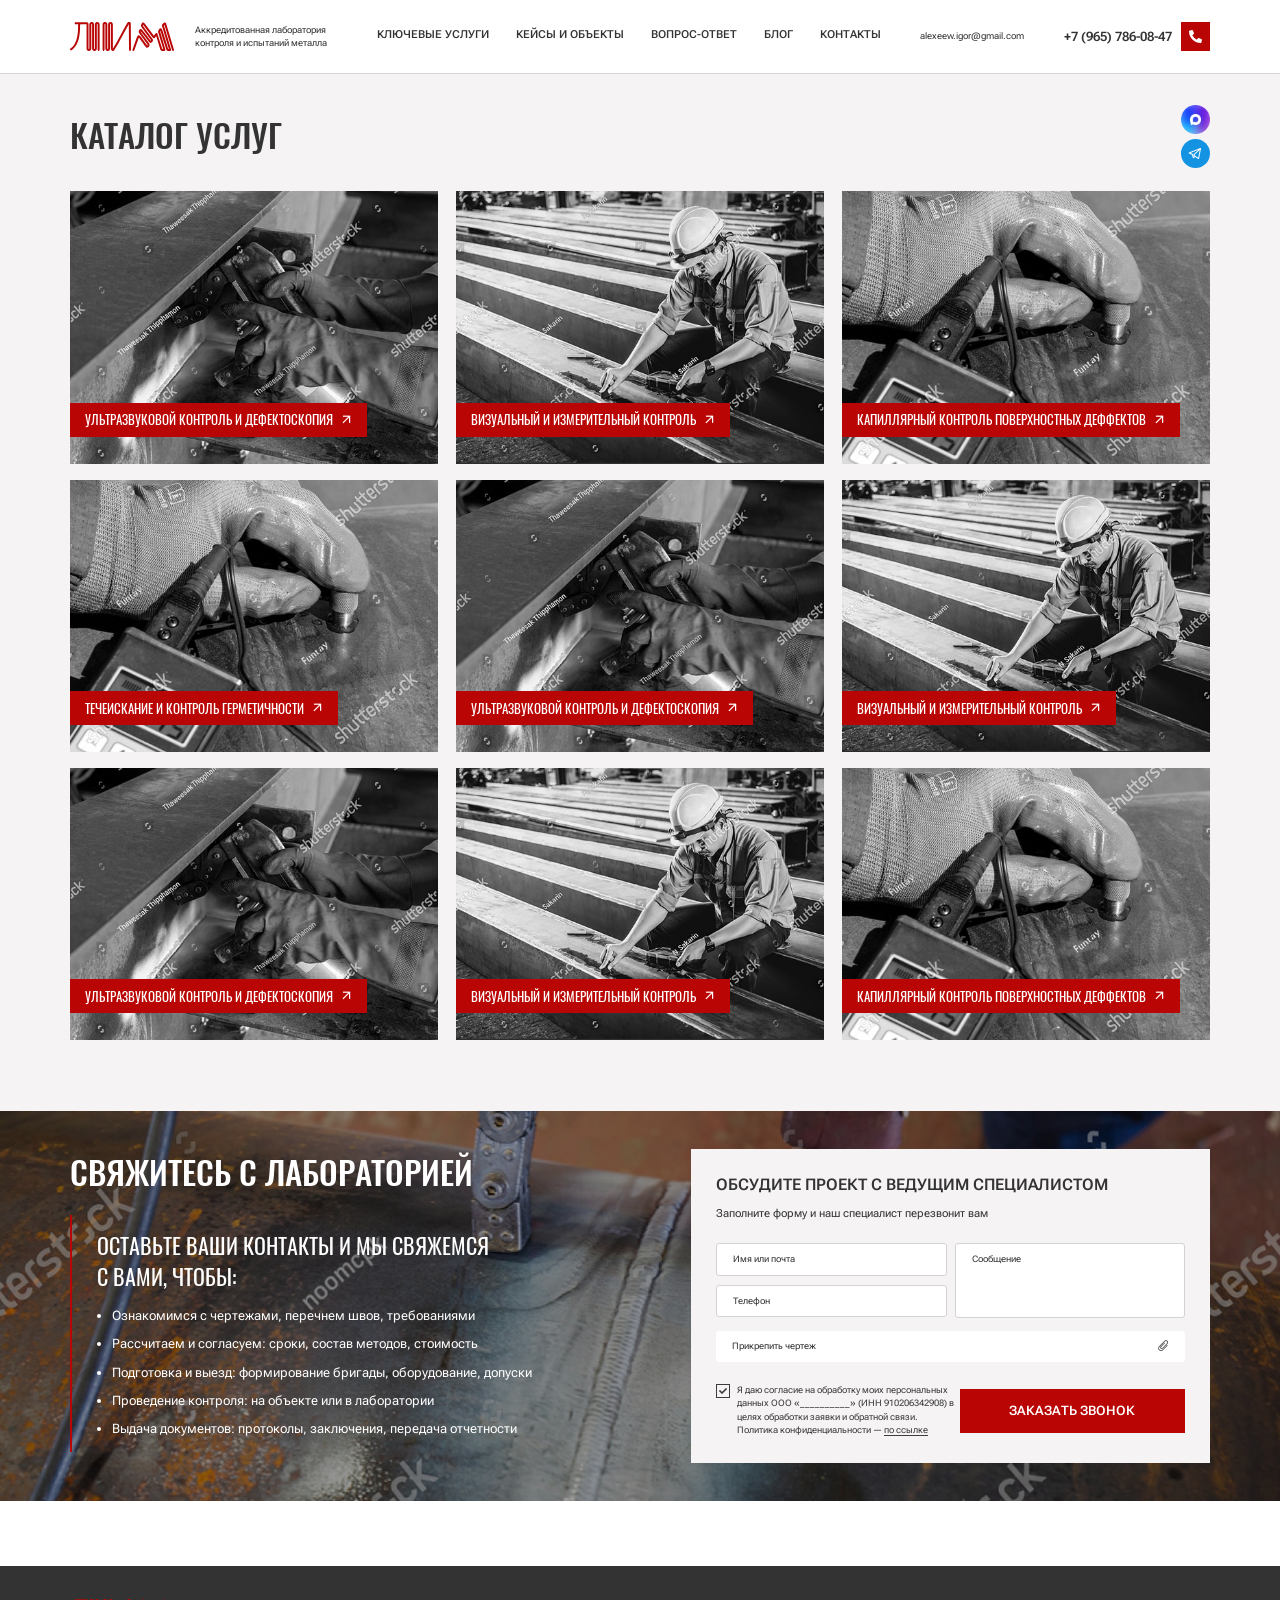
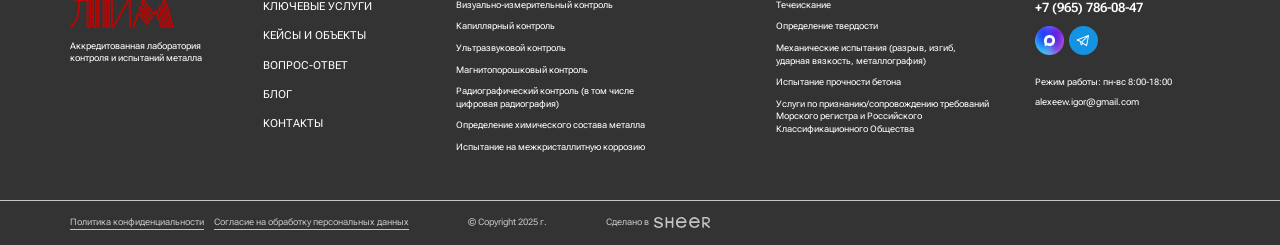
<file: services.html>
<!DOCTYPE html>
<!--[if lt IE 7]><html lang="ru" class="lt-ie9 lt-ie8 lt-ie7"><![endif]-->
<!--[if IE 7]><html lang="ru" class="lt-ie9 lt-ie8"><![endif]-->
<!--[if IE 8]><html lang="ru" class="lt-ie9"><![endif]-->
<!--[if gt IE 8]><!-->
<html lang="ru">
<!--<![endif]-->
<head>
	<meta charset="utf-8" />
	<title>Заголовок</title>
	<meta http-equiv="X-UA-Compatible" content="IE=edge" />
	<meta name="viewport" content="width=device-width, initial-scale=1, maximum-scale=1">
	<meta name="format-detection" content="telephone=no" />
	<link rel="shortcut icon" href="favicon.png" />
	<link rel="stylesheet" href="libs/bootstrap/bootstrap-grid.css" />
	<link rel="stylesheet" href="libs/fontawesome-free-5.12.0-web/css/all.min.css" />
	<link rel="stylesheet" href="libs/fancybox-master/dist/jquery.fancybox.min.css" />
	<link rel="stylesheet" href="libs/slick-1.5.9/slick/slick.css" />
	<link rel="stylesheet" href="css/fonts.css" />
	<link rel="stylesheet" href="css/main.css?ver=1.1" />
	<link rel="stylesheet" href="css/media.css?ver=1.1" />
</head>
<body>

	<div class="wrapper wrapper--page">

		<header class="header default">
			<div class="container">
				<div class="header__wrapper">
					<div class="sandwich">
						<div class="sw-topper"></div>
						<div class="sw-bottom"></div>
						<div class="sw-footer"></div>
					</div>
					<div class="logo-wrap">
						<a href="#" class="logo">
							<img src="img/logo.svg" alt="alt">
						</a>
						<div class="logo-descr">Аккредитованная лаборатория контроля и испытаний металла</div>
					</div>
					<nav class="menu">
						<ul class="menu__list">
							<li class="menu__haschild">
								<a href="#">ключевые услуги</a>
								<ul>
									<li><a href="#">Визуально-измерительный контроль (ВИК)</a></li>
									<li><a href="#">Ультразвуковой контроль</a></li>
									<li><a href="#">Радиографический контроль</a></li>
									<li><a href="#">Капиллярный контроль</a></li>
									<li><a href="#">Магнитопорошковый контроль</a></li>
									<li><a href="#">химический анализ</a></li>
									<li><a href="#">Течеискание и контроль герметичности</a></li>
									<li><a href="#">Определение твердости</a></li>
									<li><a href="#">Испытание механических свойств</a></li>
								</ul>
							</li>
							<li><a href="#">кейсы и объекты</a></li>
							<li><a href="#">вопрос-ответ</a></li>
							<li><a href="#">блог</a></li>
							<li><a href="#">контакты</a></li>
						</ul>
					</nav>
					<a href="mailto:alexeew.igor@gmail.com" class="header__mail">alexeew.igor@gmail.com</a>
					<a href="tel:+79657860847" class="phone-main">+7 (965) 786-08-47 <i class="fas fa-phone-alt"></i></a>
					<ul class="header__socials">
						<li><a href="#"><img src="img/max.png" alt="alt"></a></li>
						<li><a href="#"><img src="img/tg.svg" alt="alt"></a></li>
					</ul>
				</div>
			</div>
			<div class="menu-mobile">
				<nav class="menu">
					<ul class="menu__list">
						<li class="menu__haschild">
							<a href="#">ключевые услуги</a>
							<i class="far fa-chevron-down"></i>
							<ul>
								<li><a href="#">Визуально-измерительный контроль (ВИК)</a></li>
								<li><a href="#">Ультразвуковой контроль</a></li>
								<li><a href="#">Радиографический контроль</a></li>
								<li><a href="#">Капиллярный контроль</a></li>
								<li><a href="#">Магнитопорошковый контроль</a></li>
								<li><a href="#">химический анализ</a></li>
								<li><a href="#">Течеискание и контроль герметичности</a></li>
								<li><a href="#">Определение твердости</a></li>
								<li><a href="#">Испытание механических свойств</a></li>
							</ul>
						</li>
						<li><a href="#">кейсы и объекты</a></li>
						<li><a href="#">вопрос-ответ</a></li>
						<li><a href="#">блог</a></li>
						<li><a href="#">контакты</a></li>
					</ul>
				</nav>
				<a href="mailto:alexeew.igor@gmail.com" class="header__mail">alexeew.igor@gmail.com</a>
				<br><br>
				<a href="tel:+79657860847" class="phone-main">+7 (965) 786-08-47 <i class="fas fa-phone-alt"></i></a>
			</div>
			<div class="menu-overlay"></div>
		</header>

		<section class="services services--page">
			<div class="container">
				<h1 class="title-section">каталог услуг</h1>
				<div class="row row--main">
					<div class="col-lg-4 col-md-6">
						<a href="#" class="item-service">
							<span class="item-service__image">
								<img src="img/service_page1.jpg" alt="alt">
							</span>
							<span class="btn-main">Ультразвуковой контроль и дефектоскопия <i class="far fa-arrow-right"></i></span>
						</a>
					</div>
					<div class="col-lg-4 col-md-6">
						<a href="#" class="item-service">
							<span class="item-service__image">
								<img src="img/service_page2.jpg" alt="alt">
							</span>
							<span class="btn-main">визуальный и измерительный  контроль <i class="far fa-arrow-right"></i></span>
						</a>
					</div>
					<div class="col-lg-4 col-md-6">
						<a href="#" class="item-service">
							<span class="item-service__image">
								<img src="img/service_page3.jpg" alt="alt">
							</span>
							<span class="btn-main">Капиллярный контроль поверхностных деффектов <i class="far fa-arrow-right"></i></span>
						</a>
					</div>
					<div class="col-lg-4 col-md-6">
						<a href="#" class="item-service">
							<span class="item-service__image">
								<img src="img/service_page4.jpg" alt="alt">
							</span>
							<span class="btn-main">Течеискание и контроль герметичности <i class="far fa-arrow-right"></i></span>
						</a>
					</div>
					<div class="col-lg-4 col-md-6">
						<a href="#" class="item-service">
							<span class="item-service__image">
								<img src="img/service_page1.jpg" alt="alt">
							</span>
							<span class="btn-main">Ультразвуковой контроль и дефектоскопия <i class="far fa-arrow-right"></i></span>
						</a>
					</div>
					<div class="col-lg-4 col-md-6">
						<a href="#" class="item-service">
							<span class="item-service__image">
								<img src="img/service_page2.jpg" alt="alt">
							</span>
							<span class="btn-main">визуальный и измерительный  контроль <i class="far fa-arrow-right"></i></span>
						</a>
					</div>
					<div class="col-lg-4 col-md-6">
						<a href="#" class="item-service">
							<span class="item-service__image">
								<img src="img/service_page1.jpg" alt="alt">
							</span>
							<span class="btn-main">Ультразвуковой контроль и дефектоскопия <i class="far fa-arrow-right"></i></span>
						</a>
					</div>
					<div class="col-lg-4 col-md-6">
						<a href="#" class="item-service">
							<span class="item-service__image">
								<img src="img/service_page2.jpg" alt="alt">
							</span>
							<span class="btn-main">визуальный и измерительный  контроль <i class="far fa-arrow-right"></i></span>
						</a>
					</div>
					<div class="col-lg-4 col-md-6">
						<a href="#" class="item-service">
							<span class="item-service__image">
								<img src="img/service_page3.jpg" alt="alt">
							</span>
							<span class="btn-main">Капиллярный контроль поверхностных деффектов <i class="far fa-arrow-right"></i></span>
						</a>
					</div>
				</div>
			</div>
		</section>

		<section class="consultation">
			<div class="container">
				<div class="row">
					<div class="col-lg-6">
						<h2 class="title-section">Свяжитесь с лабораторией</h2>
						<div class="section-info">
							<div class="subitle-section">Оставьте ваши контакты и мы свяжемся <br>с вами, чтобы:</div>
							<ul>
								<li>Ознакомимся с чертежами, перечнем швов, требованиями</li>
								<li>Рассчитаем и согласуем: сроки, состав методов, стоимость</li>
								<li>Подготовка и выезд: формирование бригады, оборудование, допуски</li>
								<li>Проведение контроля: на объекте или в лаборатории</li>
								<li>Выдача документов: протоколы, заключения, передача отчетности</li>
							</ul>
						</div>
					</div>
					<div class="col-lg-6">
						<div class="form-page">
							<div class="title-form">Обсудите проект с ведущим специалистом</div>
							<div class="descr-form">Заполните форму и наш специалист перезвонит вам</div>
							<form>
								<div class="row">
									<div class="col-md-6">
										<div class="item-form">
											<input type="text" placeholder="Имя или почта" required>
										</div>
										<div class="item-form">
											<input type="tel" placeholder="Телефон" class="input-phone" inputmode="numeric" required>
										</div>
									</div>
									<div class="col-md-6">
										<div class="item-form">
											<textarea placeholder="Сообщение"></textarea>
										</div>
									</div>
								</div>
								<div class="file-upload">
									<label><input type="file" name="file"> Прикрепить чертеж <i class="fal fa-paperclip"></i></label>
									<div class="name-upload"></div>
								</div>
								<div class="form-page__bottom">
									<div class="checkbox">
										<label>
											<input type="checkbox" required checked />
											<span>Я даю согласие на обработку моих персональных данных ООО «__________» (ИНН 910206342908) в целях обработки заявки и обратной связи. Политика конфиденциальности — <a href="#">по ссылке</a></span>
										</label>
									</div>
									<input type="submit" value="заказать звонок" class="btn-main">
								</div>
							</form>
						</div>
					</div>
				</div>
			</div>
		</section>

		<footer class="footer">
			<div class="container">
				<div class="row">
					<div class="col-lg-2">
						<div class="logo-wrap">
							<a href="#" class="logo">
								<img src="img/logo.svg" alt="alt">
							</a>
							<div class="logo-descr">Аккредитованная лаборатория контроля и испытаний металла</div>
						</div>
					</div>
					<div class="col-lg-2">
						<ul class="footer__menu">
							<li><a href="#">ключевые услуги</a></li>
							<li><a href="#">кейсы и объекты</a></li>
							<li><a href="#">вопрос-ответ</a></li>
							<li><a href="#">блог</a></li>
							<li><a href="#">контакты</a></li>
						</ul>
					</div>
					<div class="col-lg-6">
						<ul class="footer__nav">
							<li><a href="#">Визуально-измерительный контроль </a></li>
							<li><a href="#">Капиллярный контроль</a></li>
							<li><a href="#">Ультразвуковой контроль</a></li>
							<li><a href="#">Магнитопорошковый контроль</a></li>
							<li><a href="#">Радиографический контроль (в том числе цифровая радиография) </a></li>
							<li><a href="#">Определение химического состава металла</a></li>
							<li><a href="#">Испытание на межкристаллитную коррозию </a></li>
							<li><a href="#">Течеискание</a></li>
							<li><a href="#">Определение твердости</a></li>
							<li><a href="#">Механические испытания (разрыв, изгиб, ударная вязкость, металлография)</a></li>
							<li><a href="#">Испытание прочности бетона</a></li>
							<li><a href="#">Услуги по признанию/сопровождению требований Морского регистра и Российского Классификационного Общества</a></li>
						</ul>
					</div>
					<div class="col-lg-2">
						<a href="tel:+79657860847" class="phone-main">+7 (965) 786-08-47</a>
						<ul class="socials-list">
							<li><a href="#"><img src="img/max.png" alt="alt"></a></li>
							<li><a href="#"><img src="img/tg.svg" alt="alt"></a></li>
						</ul>
						<div class="footer__contacts">
							<p>Режим работы: пн-вс 8:00-18:00</p>
							<p><a href="mailto:alexeew.igor@gmail.com">alexeew.igor@gmail.com</a></p>
						</div>
					</div>
				</div>
			</div>
			<div class="footer__bottom">
				<div class="container">
					<div class="footer__wrapper">
						<div class="footer__links">
							<a href="#">Политика конфиденциальности</a>
							<a href="#">Согласие на обработку персональных данных</a>
						</div>
						<div class="copyright">© Copyright 2025 г.</div>
						<div class="create">Сделано в <a href="#" target="_blank"><img src="img/sheer.svg" alt="alt"></a></div>
					</div>
				</div>
			</div>
		</footer>
		
	</div>

	<script src="libs/jquery/jquery-3.6.0.min.js"></script>
	<script src="libs/fancybox-master/dist/jquery.fancybox.min.js"></script>
	<script src="libs/slick-1.5.9/slick/slick.min.js"></script>
	<script src="libs/mask/jquery.maskedinput.js"></script>
	<script src="js/common.js?ver=1.1"></script>
	<!-- Yandex.Metrika counter --><!-- /Yandex.Metrika counter -->
	<!-- Google Analytics counter --><!-- /Google Analytics counter -->
</body>
</html>
</file>
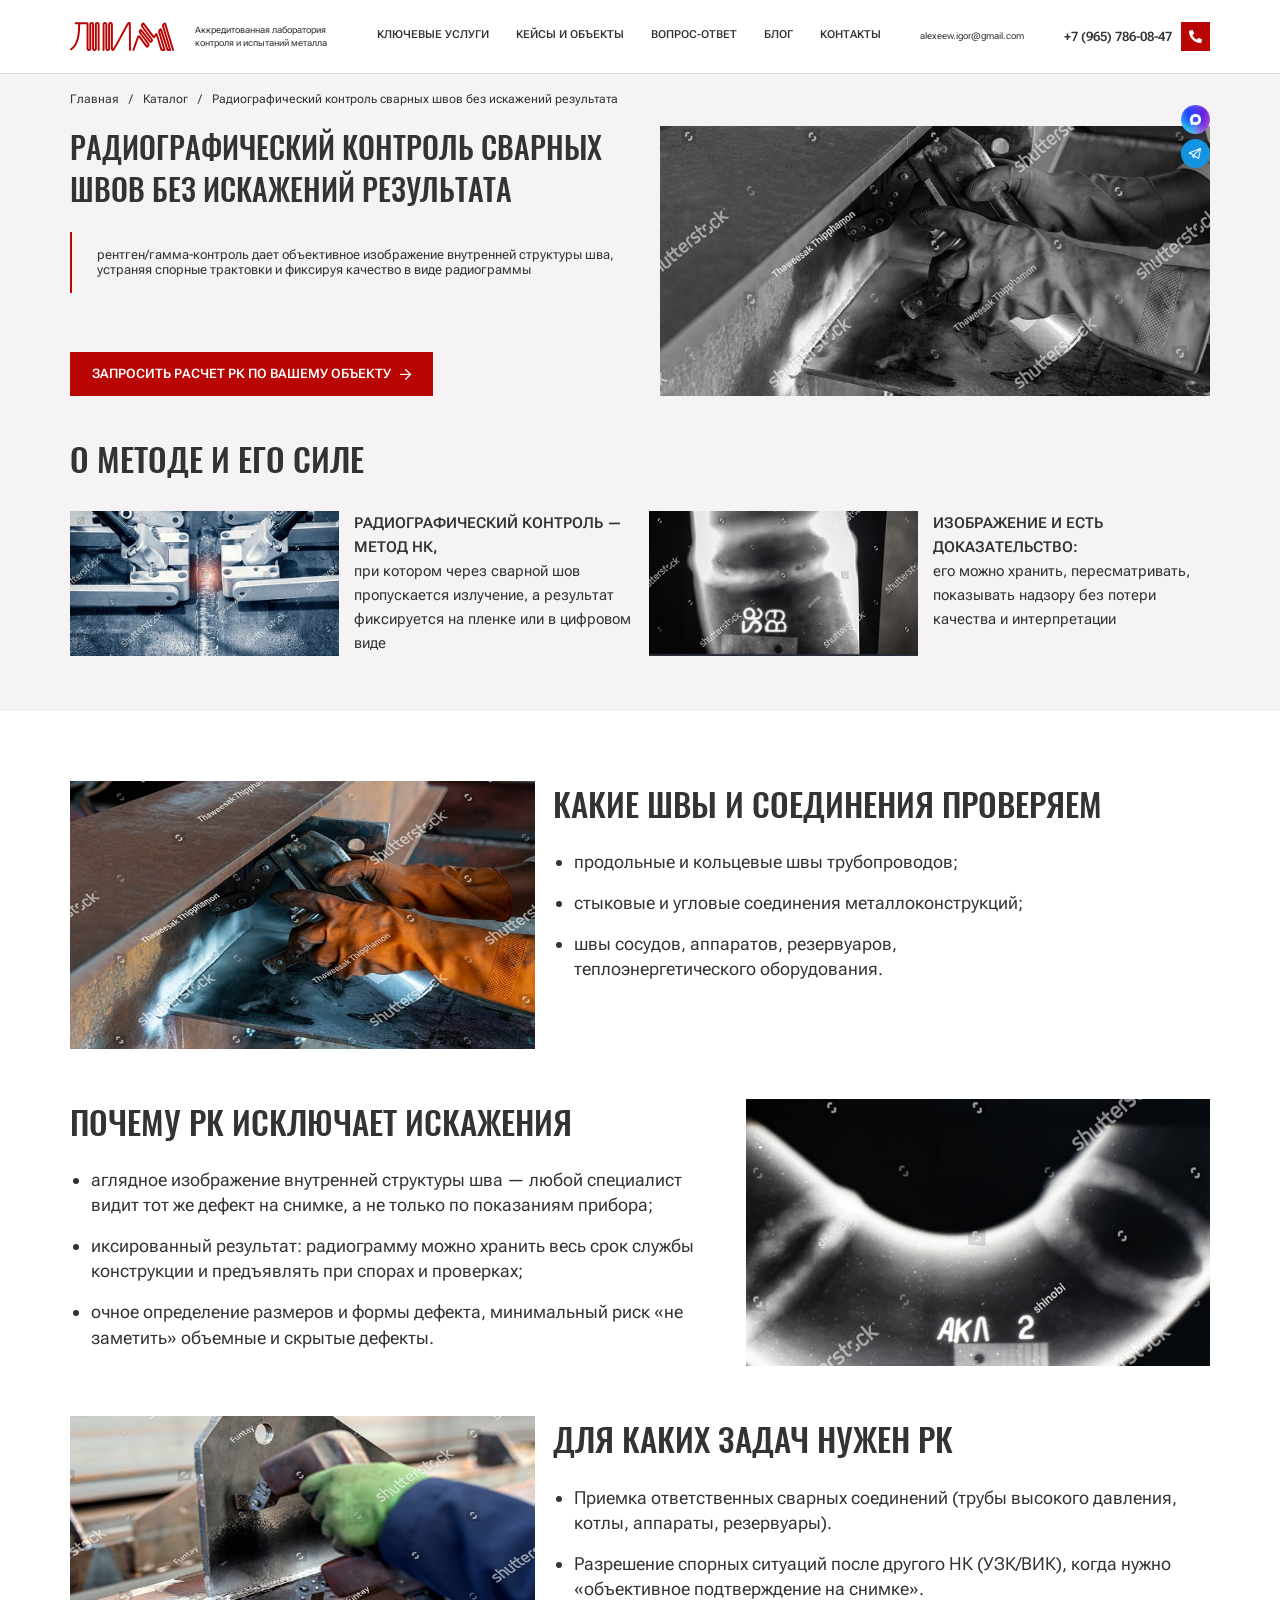
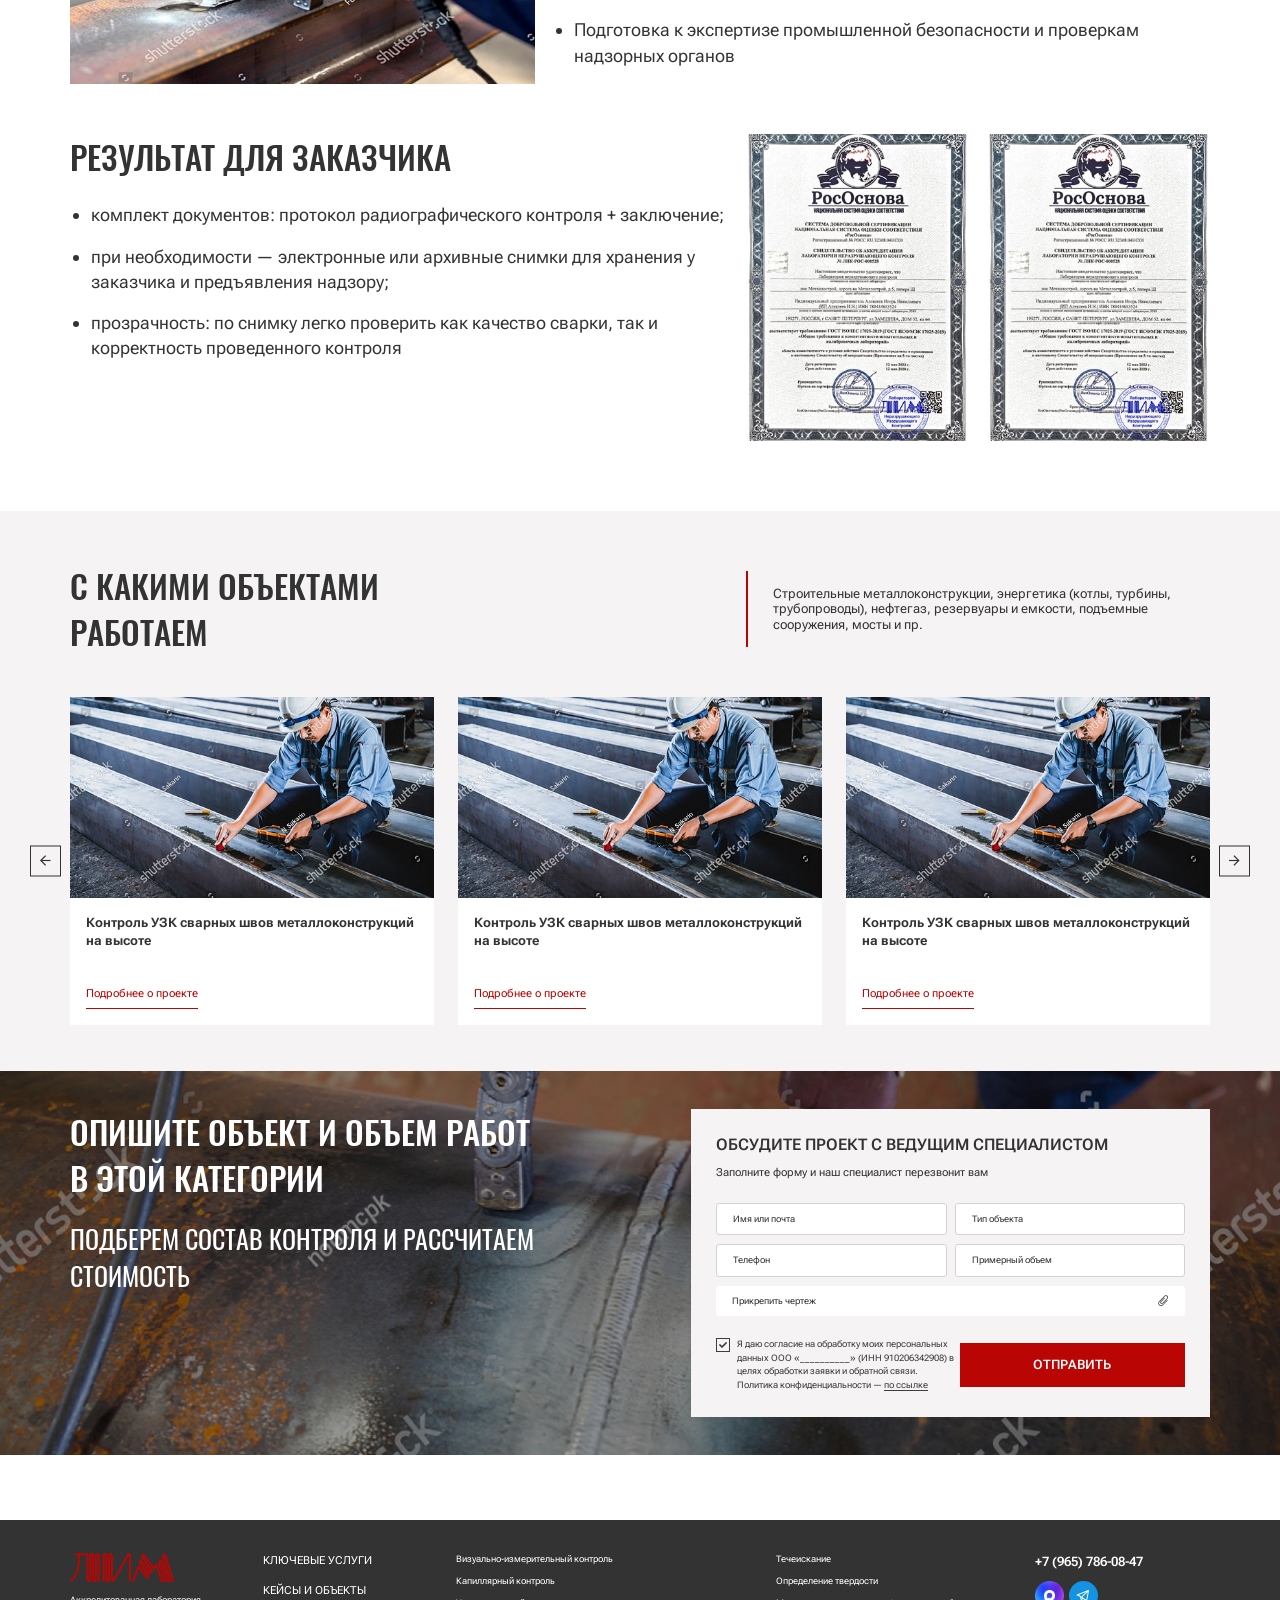
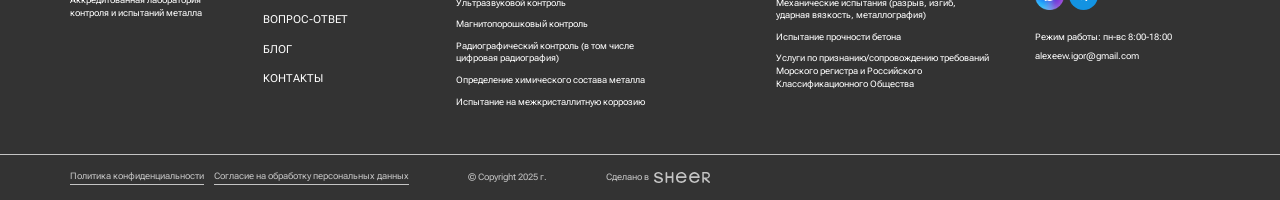
<file: single-service.html>
<!DOCTYPE html>
<!--[if lt IE 7]><html lang="ru" class="lt-ie9 lt-ie8 lt-ie7"><![endif]-->
<!--[if IE 7]><html lang="ru" class="lt-ie9 lt-ie8"><![endif]-->
<!--[if IE 8]><html lang="ru" class="lt-ie9"><![endif]-->
<!--[if gt IE 8]><!-->
<html lang="ru">
<!--<![endif]-->
<head>
	<meta charset="utf-8" />
	<title>Заголовок</title>
	<meta http-equiv="X-UA-Compatible" content="IE=edge" />
	<meta name="viewport" content="width=device-width, initial-scale=1, maximum-scale=1">
	<meta name="format-detection" content="telephone=no" />
	<link rel="shortcut icon" href="favicon.png" />
	<link rel="stylesheet" href="libs/bootstrap/bootstrap-grid.css" />
	<link rel="stylesheet" href="libs/fontawesome-free-5.12.0-web/css/all.min.css" />
	<link rel="stylesheet" href="libs/fancybox-master/dist/jquery.fancybox.min.css" />
	<link rel="stylesheet" href="libs/slick-1.5.9/slick/slick.css" />
	<link rel="stylesheet" href="css/fonts.css" />
	<link rel="stylesheet" href="css/main.css?ver=1.1" />
	<link rel="stylesheet" href="css/media.css?ver=1.1" />
</head>
<body>

	<div class="wrapper wrapper--page">

		<header class="header default">
			<div class="container">
				<div class="header__wrapper"> 
					<div class="sandwich">
						<div class="sw-topper"></div>
						<div class="sw-bottom"></div>
						<div class="sw-footer"></div>
					</div>
					<div class="logo-wrap">
						<a href="#" class="logo">
							<img src="img/logo.svg" alt="alt">
						</a>
						<div class="logo-descr">Аккредитованная лаборатория контроля и испытаний металла</div>
					</div>
					<nav class="menu">
						<ul class="menu__list">
							<li class="menu__haschild">
								<a href="#">ключевые услуги</a>
								<ul>
									<li><a href="#">Визуально-измерительный контроль (ВИК)</a></li>
									<li><a href="#">Ультразвуковой контроль</a></li>
									<li><a href="#">Радиографический контроль</a></li>
									<li><a href="#">Капиллярный контроль</a></li>
									<li><a href="#">Магнитопорошковый контроль</a></li>
									<li><a href="#">химический анализ</a></li>
									<li><a href="#">Течеискание и контроль герметичности</a></li>
									<li><a href="#">Определение твердости</a></li>
									<li><a href="#">Испытание механических свойств</a></li>
								</ul>
							</li>
							<li><a href="#">кейсы и объекты</a></li>
							<li><a href="#">вопрос-ответ</a></li>
							<li><a href="#">блог</a></li>
							<li><a href="#">контакты</a></li>
						</ul>
					</nav>
					<a href="mailto:alexeew.igor@gmail.com" class="header__mail">alexeew.igor@gmail.com</a>
					<a href="tel:+79657860847" class="phone-main">+7 (965) 786-08-47 <i class="fas fa-phone-alt"></i></a>
					<ul class="header__socials">
						<li><a href="#"><img src="img/max.png" alt="alt"></a></li>
						<li><a href="#"><img src="img/tg.svg" alt="alt"></a></li>
					</ul>
				</div>
			</div>
			<div class="menu-mobile">
				<nav class="menu">
					<ul class="menu__list">
						<li class="menu__haschild">
							<a href="#">ключевые услуги</a>
							<i class="far fa-chevron-down"></i>
							<ul>
								<li><a href="#">Визуально-измерительный контроль (ВИК)</a></li>
								<li><a href="#">Ультразвуковой контроль</a></li>
								<li><a href="#">Радиографический контроль</a></li>
								<li><a href="#">Капиллярный контроль</a></li>
								<li><a href="#">Магнитопорошковый контроль</a></li>
								<li><a href="#">химический анализ</a></li>
								<li><a href="#">Течеискание и контроль герметичности</a></li>
								<li><a href="#">Определение твердости</a></li>
								<li><a href="#">Испытание механических свойств</a></li>
							</ul>
						</li>
						<li><a href="#">кейсы и объекты</a></li>
						<li><a href="#">вопрос-ответ</a></li>
						<li><a href="#">блог</a></li>
						<li><a href="#">контакты</a></li>
					</ul>
				</nav>
				<a href="mailto:alexeew.igor@gmail.com" class="header__mail">alexeew.igor@gmail.com</a>
				<br><br>
				<a href="tel:+79657860847" class="phone-main">+7 (965) 786-08-47 <i class="fas fa-phone-alt"></i></a>
			</div>
			<div class="menu-overlay"></div>
		</header>

		<section class="single-service">
			<div class="container">
				<ul class="breadcrumbs">
					<li><a href="#">Главная</a></li>
					<li><a href="#">Каталог</a></li>
					<li>Радиографический контроль сварных швов без искажений результата</li>
				</ul>
				<div class="row row--single">
					<div class="col-lg-6 single-service__left">
						<h1 class="title-section">Радиографический контроль сварных швов без искажений результата</h1>
						<div class="section-info">рентген/гамма‑контроль дает объективное изображение внутренней структуры шва, устраняя спорные трактовки и фиксируя качество в виде радиограммы</div>
						<a href="#" class="btn-main">Запросить расчет РК по вашему объекту <i class="far fa-arrow-right"></i></a>
					</div>
					<div class="col-lg-6">
						<img src="img/single_service1.jpg" alt="alt">
					</div>
				</div>
				<h2 class="title-section">о методе и его силе</h2>
				<div class="row">
					<div class="col-lg-6">
						<div class="item-method">
							<div class="item-method__image">
								<img src="img/method1.jpg" alt="alt">
							</div>
							<div class="item-method__content">
								<div class="item-method__title">радиографический контроль — метод НК, </div>
								<p>при котором через сварной шов пропускается излучение, а результат фиксируется на пленке или в цифровом виде</p>
							</div>
						</div>
					</div>
					<div class="col-lg-6">
						<div class="item-method">
							<div class="item-method__image">
								<img src="img/method2.jpg" alt="alt">
							</div>
							<div class="item-method__content">
								<div class="item-method__title">изображение и есть доказательство:</div>
								<p>его можно хранить, пересматривать, показывать надзору без потери качества и интерпретации</p>
							</div>
						</div>
					</div>
				</div>
			</div>
		</section>

		<section class="page-service">
			<div class="container">
				<div class="unit-service">
					<div class="row">
						<div class="col-lg-5">
							<img src="img/unit_service1.jpg" alt="alt">
						</div>
						<div class="col-lg-7">
							<h2 class="title-section">Какие швы и соединения проверяем</h2>
							<ul>
								<li>продольные и кольцевые швы трубопроводов;</li>
								<li>стыковые и угловые соединения металлоконструкций;</li>
								<li>швы сосудов, аппаратов, резервуаров, <br>теплоэнергетического оборудования.</li>
							</ul>
						</div>
					</div>
				</div>
				<div class="unit-service">
					<div class="row">
						<div class="col-lg-5">
							<img src="img/unit_service2.jpg" alt="alt">
						</div>
						<div class="col-lg-7">
							<h2 class="title-section">Почему РК исключает искажения</h2>
							<ul>
								<li>аглядное изображение внутренней структуры шва — любой специалист видит тот же дефект на снимке, а не только по показаниям прибора;​</li>
								<li>иксированный результат: радиограмму можно хранить весь срок службы конструкции и предъявлять при спорах и проверках;​</li>
								<li>очное определение размеров и формы дефекта, минимальный риск «не заметить» объемные и скрытые дефекты.</li>
							</ul>
						</div>
					</div>
				</div>
				<div class="unit-service">
					<div class="row">
						<div class="col-lg-5">
							<img src="img/unit_service3.jpg" alt="alt">
						</div>
						<div class="col-lg-7">
							<h2 class="title-section">Для каких задач нужен РК</h2>
							<ul>
								<li>Приемка ответственных сварных соединений (трубы высокого давления, котлы, аппараты, резервуары).​</li>
								<li>Разрешение спорных ситуаций после другого НК (УЗК/ВИК), когда нужно «объективное подтверждение на снимке».​</li>
								<li>Подготовка к экспертизе промышленной безопасности и проверкам надзорных органов</li>
							</ul>
						</div>
					</div>
				</div>
				<div class="unit-service">
					<div class="row">
						<div class="col-lg-5">
							<div class="row">
								<div class="col-6">
									<a href="img/unit_service4.jpg" class="fancybox">
										<img src="img/unit_service4.jpg" alt="alt">
									</a>
								</div>
								<div class="col-6">
									<a href="img/unit_service4.jpg" class="fancybox">
										<img src="img/unit_service4.jpg" alt="alt">
									</a>
								</div>
							</div>
						</div>
						<div class="col-lg-7">
							<h2 class="title-section">Результат для заказчика</h2>
							<ul>
								<li>комплект документов: протокол радиографического контроля + заключение;​</li>
								<li>при необходимости — электронные или архивные снимки для хранения у заказчика и предъявления надзору;​</li>
								<li>прозрачность: по снимку легко проверить как качество сварки, так и корректность проведенного контроля</li>
							</ul>
						</div>
					</div>
				</div>
			</div>
		</section>

		<section class="cases">
			<div class="container">
				<div class="head-section">
					<div class="row">
						<div class="col-lg-7">
							<h2 class="title-section">С какими объектами <br>работаем</h2>
						</div>
						<div class="col-lg-5">
							<div class="section-info">
								<p>Строительные металлоконструкции, энергетика (котлы, турбины, трубопроводы), нефтегаз, резервуары и емкости, подъемные сооружения, мосты и пр.</p>
							</div>
						</div>
					</div>
				</div>
				<div class="slider-cases">
					<div>
						<div class="item-case">
							<a href="#modal-case" class="item-case__image fancybox">
								<img src="img/case1.jpg" alt="alt">
							</a>
							<div class="item-case__content">
								<a href="#modal-case" class="item-case__title fancybox">Контроль УЗК сварных швов металлоконструкций на высоте</a>
								<a href="#modal-case" class="link-page fancybox">Подробнее о проекте</a>
							</div>
						</div>
					</div>
					<div>
						<div class="item-case">
							<a href="#modal-case" class="item-case__image fancybox">
								<img src="img/case1.jpg" alt="alt">
							</a>
							<div class="item-case__content">
								<a href="#modal-case" class="item-case__title fancybox">Контроль УЗК сварных швов металлоконструкций на высоте</a>
								<a href="#modal-case" class="link-page fancybox">Подробнее о проекте</a>
							</div>
						</div>
					</div>
					<div>
						<div class="item-case">
							<a href="#modal-case" class="item-case__image fancybox">
								<img src="img/case1.jpg" alt="alt">
							</a>
							<div class="item-case__content">
								<a href="#modal-case" class="item-case__title fancybox">Контроль УЗК сварных швов металлоконструкций на высоте</a>
								<a href="#modal-case" class="link-page fancybox">Подробнее о проекте</a>
							</div>
						</div>
					</div>
					<div>
						<div class="item-case">
							<a href="#modal-case" class="item-case__image fancybox">
								<img src="img/case1.jpg" alt="alt">
							</a>
							<div class="item-case__content">
								<a href="#modal-case" class="item-case__title fancybox">Контроль УЗК сварных швов металлоконструкций на высоте</a>
								<a href="#modal-case" class="link-page fancybox">Подробнее о проекте</a>
							</div>
						</div>
					</div>
					<div>
						<div class="item-case">
							<a href="#modal-case" class="item-case__image fancybox">
								<img src="img/case1.jpg" alt="alt">
							</a>
							<div class="item-case__content">
								<a href="#modal-case" class="item-case__title fancybox">Контроль УЗК сварных швов металлоконструкций на высоте</a>
								<a href="#modal-case" class="link-page fancybox">Подробнее о проекте</a>
							</div>
						</div>
					</div>
					<div>
						<div class="item-case">
							<a href="#modal-case" class="item-case__image fancybox">
								<img src="img/case1.jpg" alt="alt">
							</a>
							<div class="item-case__content">
								<a href="#modal-case" class="item-case__title fancybox">Контроль УЗК сварных швов металлоконструкций на высоте</a>
								<a href="#modal-case" class="link-page fancybox">Подробнее о проекте</a>
							</div>
						</div>
					</div>
				</div>
			</div>
		</section>

		<section class="consultation">
			<div class="container">
				<div class="row">
					<div class="col-lg-6">
						<h2 class="title-section">Опишите объект и объем работ <br>в этой категории</h2>
						<div class="subitle-section">подберем состав контроля и рассчитаем стоимость</div>
					</div>
					<div class="col-lg-6">
						<div class="form-page">
							<div class="title-form">Обсудите проект с ведущим специалистом</div>
							<div class="descr-form">Заполните форму и наш специалист перезвонит вам</div>
							<form>
								<div class="row">
									<div class="col-md-6">
										<div class="item-form">
											<input type="text" placeholder="Имя или почта" required>
										</div>
										<div class="item-form">
											<input type="tel" placeholder="Телефон" class="input-phone" inputmode="numeric" required>
										</div>
									</div>
									<div class="col-md-6">
										<div class="item-form">
											<input type="text" placeholder="Тип объекта" required>
										</div>
										<div class="item-form">
											<input type="text" placeholder="Примерный объем" required>
										</div>
									</div>
								</div>
								<div class="file-upload">
									<label><input type="file" name="file"> Прикрепить чертеж <i class="fal fa-paperclip"></i></label>
									<div class="name-upload"></div>
								</div>
								<div class="form-page__bottom">
									<div class="checkbox">
										<label>
											<input type="checkbox" required checked />
											<span>Я даю согласие на обработку моих персональных данных ООО «__________» (ИНН 910206342908) в целях обработки заявки и обратной связи. Политика конфиденциальности — <a href="#">по ссылке</a></span>
										</label>
									</div>
									<input type="submit" value="отправить" class="btn-main">
								</div>
							</form>
						</div>
					</div>
				</div>
			</div>
		</section>

		<footer class="footer">
			<div class="container">
				<div class="row">
					<div class="col-lg-2">
						<div class="logo-wrap">
							<a href="#" class="logo">
								<img src="img/logo.svg" alt="alt">
							</a>
							<div class="logo-descr">Аккредитованная лаборатория контроля и испытаний металла</div>
						</div>
					</div>
					<div class="col-lg-2">
						<ul class="footer__menu">
							<li><a href="#">ключевые услуги</a></li>
							<li><a href="#">кейсы и объекты</a></li>
							<li><a href="#">вопрос-ответ</a></li>
							<li><a href="#">блог</a></li>
							<li><a href="#">контакты</a></li>
						</ul>
					</div>
					<div class="col-lg-6">
						<ul class="footer__nav">
							<li><a href="#">Визуально-измерительный контроль </a></li>
							<li><a href="#">Капиллярный контроль</a></li>
							<li><a href="#">Ультразвуковой контроль</a></li>
							<li><a href="#">Магнитопорошковый контроль</a></li>
							<li><a href="#">Радиографический контроль (в том числе цифровая радиография) </a></li>
							<li><a href="#">Определение химического состава металла</a></li>
							<li><a href="#">Испытание на межкристаллитную коррозию </a></li>
							<li><a href="#">Течеискание</a></li>
							<li><a href="#">Определение твердости</a></li>
							<li><a href="#">Механические испытания (разрыв, изгиб, ударная вязкость, металлография)</a></li>
							<li><a href="#">Испытание прочности бетона</a></li>
							<li><a href="#">Услуги по признанию/сопровождению требований Морского регистра и Российского Классификационного Общества</a></li>
						</ul>
					</div>
					<div class="col-lg-2">
						<a href="tel:+79657860847" class="phone-main">+7 (965) 786-08-47</a>
						<ul class="socials-list">
							<li><a href="#"><img src="img/max.png" alt="alt"></a></li>
							<li><a href="#"><img src="img/tg.svg" alt="alt"></a></li>
						</ul>
						<div class="footer__contacts">
							<p>Режим работы: пн-вс 8:00-18:00</p>
							<p><a href="mailto:alexeew.igor@gmail.com">alexeew.igor@gmail.com</a></p>
						</div>
					</div>
				</div>
			</div>
			<div class="footer__bottom">
				<div class="container">
					<div class="footer__wrapper">
						<div class="footer__links">
							<a href="#">Политика конфиденциальности</a>
							<a href="#">Согласие на обработку персональных данных</a>
						</div>
						<div class="copyright">© Copyright 2025 г.</div>
						<div class="create">Сделано в <a href="#" target="_blank"><img src="img/sheer.svg" alt="alt"></a></div>
					</div>
				</div>
			</div>
		</footer>
		
	</div>

	<div id="modal-case" class="modal-block">
		<div class="modal-case">
			<div class="modal-case__image">
				<img src="img/modal_case1.jpg" alt="alt">
			</div>
			<div class="modal-case__content">
				<div class="title-block">название промышленного нефтеперерабатывающего предприятия </div>
				<p><strong>Задача:</strong> Трубопровод высокого давления — приемочный радиографический контроль сварных швов</p>
				<p><strong>Параметры объекта:</strong> отрасль, регион, тип конструкции/оборудования</p>
				<p><strong>Решение:</strong> использованные методы НК/испытаний и объем (метры швов, количество соединений/узлов/изделий</p>
				<p><strong>Результат:</strong> 2–3 факта — сроки, пройденный надзор/аудит, принятые решения (принято без замечаний / выявлены дефекты и выполнена доработка)</p>
				<a href="#" class="btn-main">хочу также <i class="far fa-arrow-right"></i></a>
			</div>
		</div>
	</div>

	<script src="libs/jquery/jquery-3.6.0.min.js"></script>
	<script src="libs/fancybox-master/dist/jquery.fancybox.min.js"></script>
	<script src="libs/slick-1.5.9/slick/slick.min.js"></script>
	<script src="libs/mask/jquery.maskedinput.js"></script>
	<script src="js/common.js?ver=1.1"></script>
	<!-- Yandex.Metrika counter --><!-- /Yandex.Metrika counter -->
	<!-- Google Analytics counter --><!-- /Google Analytics counter -->
</body>
</html>
</file>
<file: css/fonts.css>
@font-face {
  font-family: "Roboto Flex";
  src:
    url("../fonts/RobotoFlex.woff2") format("woff2"),
    url("../fonts/RobotoFlex.woff") format("woff"),
    url("../fonts/RobotoFlex.ttf") format("truetype");
  font-weight: 100 1000;
  font-stretch: 25% 151%;
  font-display: swap;
}
@font-face {
	font-family: 'Oswald';
	src: local('Oswald Regular'), local('Oswald-Regular'),
	url('../fonts/Oswald-Regular.woff2') format('woff2'),
	url('../fonts/Oswald-Regular.woff') format('woff'),
	url('../fonts/Oswald-Regular.ttf') format('truetype');
	font-weight: 400;
	font-style: normal;
}
@font-face {
	font-family: 'Oswald';
	src: local('Oswald Medium'), local('Oswald-Medium'),
	url('../fonts/Oswald-Medium.woff2') format('woff2'),
	url('../fonts/Oswald-Medium.woff') format('woff'),
	url('../fonts/Oswald-Medium.ttf') format('truetype');
	font-weight: 500;
	font-style: normal;
}
@font-face {
    font-family: 'Oswald';
    src: local('Oswald Semi Bold'), local('Oswald-Semi-Bold'),
        url('../fonts/Oswald-SemiBold.woff2') format('woff2'),
        url('../fonts/Oswald-SemiBold.woff') format('woff'),
        url('../fonts/Oswald-SemiBold.ttf') format('truetype');
    font-weight: 600;
    font-style: normal;
  }
</file>
<file: css/main.css>
*::-webkit-input-placeholder {
	color: #333;
	opacity: 1;
}
*:-moz-placeholder {
	color: #333;
	opacity: 1;
}
*::-moz-placeholder {
	color: #333;
	opacity: 1;
}
*:-ms-input-placeholder {
	color: #333;
	opacity: 1;
}

body {
	font-family: "Roboto Flex";
	font-size: 16px;
	line-height: 140%;
	color: #333;
	overflow-x: hidden;
	margin: 0;
	background-color: #fff;
}
button {
	cursor: pointer;
}
button, input, optgroup, select, textarea {
	font-family: inherit;
}
input {
	-webkit-appearance: none;
	-moz-appearance: none;
	appearance: none;
}
button,
textarea,
input.text,
input[type="text"],
input[type="button"],
input[type="submit"] {
	-webkit-appearance: none;
}
*:link,
*:visited,
*:hover,
*:focus,
*:active {
	outline: 0;
	-webkit-tap-highlight-color: transparent;
}
a, button, input, img {
	transition: all 0.3s;
}
h1, h2, h3, h4, h5, h6 {
	padding: 0;
	margin: 0;
	font-weight: normal;
}
.wrapper {
	overflow: hidden;
}
a {
	text-decoration: none;
	outline: none;
}
* {
	outline: none !important;
}
ul {
	padding: 0;
	margin: 0;
}
ul li {
	list-style-type: none;
	outline: none;
}
img {
	outline: none;
	display: block;
}
p {
	padding: 0;
	margin: 0;
}
form {
	margin: 0;
}

.header {
	color: #fff;
	position: fixed;
	top: 0;
	left: 0;
	width: 100%;
	z-index: 600;
	border-bottom: 1px solid rgba(255, 255, 255, 0.2);
	transition: all 0.3s;
}
.header.fixed {
	background: #fff;
	color: #333;
	border-color: rgba(51, 51, 51, 0.2);
}
.header__wrapper {
	position: relative;
	display: flex;
	align-items: center;
	justify-content: space-between;
}
.logo-wrap {
	gap: 29px;
	display: flex;
	align-items: center;
}
.logo img {
	width: 151px;
	height: auto;
}
.logo-descr {
	font-size: 14px;
	max-width: 204px;
	line-height: 140%;
}
.menu__list {
	gap: 40px;
	padding-top: 10px;
	display: flex;
	align-items: center;
}
.menu__list>li {
	padding: 28px 0;
	position: relative;
}
.menu__list>li>a {
	padding-bottom: 12px;
	font-weight: 600;
	border-bottom: 2px transparent solid;
	text-transform: uppercase;
	display: block;
	color: inherit;
}
.menu__list li ul {
	padding: 36px;
	width: 489px;
	margin-top: 1px;
	top: 100%;
	left: 0;
	background: #fff;
	visibility: hidden;
	opacity: 0;
	position: absolute;
	transition: all 0.3s;
	transform: translateY(10px);
}
.menu__list>li:hover ul {
	visibility: visible;
	transform: none;
	opacity: 1;
}
.menu__list li ul li {
	margin-bottom: 10px;
}
.menu__list li ul li:last-child {
	margin-bottom: 0;
}
.menu__list li ul li a {
	padding: 12px;
	font-size: 14px;
	gap: 10px;
	text-transform: uppercase;
	color: #333;
	font-weight: 500;
	border: 1px solid #f5f3f4;
	background: #f5f3f4;
	display: flex;
	align-items: center;
	justify-content: space-between;
}
.menu__list li ul li a::after {
	-moz-osx-font-smoothing: grayscale;
	-webkit-font-smoothing: antialiased;
	font-style: normal;
	font-variant: normal;
	text-rendering: auto;
	line-height: 1;
	width: 24px;
	height: 24px;
	display: flex;
	align-items: center;
	justify-content: center;
	flex: none;
	font-family: "Font Awesome 5 Pro";
	font-weight: 700;
	font-size: 80%;
	content: "\f054";
}
.header__mail {
	font-size: 14px;
	line-height: 140%;
	color: inherit;
}
.phone-main {
	font-size: 18px;
	gap: 14px;
	line-height: 140%;
	text-transform: uppercase;
	font-weight: 600;
	color: inherit;
	display: inline-flex;
	align-items: center;
}
.phone-main i {
	width: 42px;
	height: 42px;
	color: #fff;
	display: flex;
	align-items: center;
	justify-content: center;
	flex: none;
	background: #b90504;
}
.header__socials {
	margin-top: 45px;
	top: 100%;
	right: 0;
	position: absolute;
}
.header__socials a img {
	width: 42px;
	height: auto;
}
.header__socials li {
	margin-bottom: 8px;
}

.billbord {
	padding-top: 260px;
	padding-bottom: 130px;
	min-height: 960px;
	background-image: url(../img/billbord.jpg);
	background-repeat: no-repeat;
	background-position: center;
	background-size: cover;
	position: relative;
	z-index: 1;
	color: #fff;
}
.billbord::before {
	position: absolute;
	display: block;
	content: " ";
	top: 0;
	left: 0;
	width: 100%;
	height: 100%;
	z-index: -1;
	background: linear-gradient(360deg, rgba(0, 0, 0, 0) 75.35%, rgba(0, 0, 0, 0.6) 100%), linear-gradient(0deg, rgba(51, 51, 51, 0.5), rgba(51, 51, 51, 0.5));
	mix-blend-mode: multiply;
}
.billbord__content {
	max-width: 844px;
}
.billbord__title {
	font-size: 64px;
	margin-bottom: 24px;
	line-height: 120%;
	text-transform: uppercase;
	font-family: 'Oswald';
	font-weight: 600;
}
.billbord__descr {
	font-size: 36px;
	margin-bottom: 46px;
	line-height: 140%;
	text-transform: uppercase;
	font-family: 'Oswald';
}
.billbord__text {
	font-size: 24px;
	line-height: 140%;
}
.btn-main {
	height: 65px;
	padding: 0 32px;
	font-size: 18px;
	gap: 12px;
	line-height: 140%;
	text-transform: uppercase;
	color: #fff;
	background: #b90504;
	display: inline-flex;
	align-items: center;
	justify-content: center;
	text-align: center;
	font-family: "Roboto Flex";
	border: none;
	cursor: pointer;
	transition: all 0.3s;
	font-weight: 600;
}
.billbord .btn-main {
	margin-top: 114px;
}
.billbord__item {
	margin-bottom: 48px;
	font-size: 20px;
	padding: 24px 0px 24px 36px;
	max-width: 305px;
	margin-left: -15px;
	border-left: 1px solid #fff;
	line-height: 140%;
	font-weight: 500;
}
.billbord__item:last-child {
	margin-bottom: 0;
}

.services {
	padding-bottom: 102px;
	background: #f5f3f4;
}
.title-section {
	font-size: 48px;
	line-height: 140%;
	text-transform: uppercase;
	font-weight: 500;
	font-family: 'Oswald';
}
.head-section {
	padding-top: 60px;
	padding-bottom: 36px;
}
.head-section .row {
	align-items: center;
}
.section-info {
	font-size: 18px;
	padding: 20px 0px 20px 36px;
	border-left: 2px solid #b90504;
}
.subitle-section {
	font-size: 32px;
	margin-bottom: 24px;
	line-height: 140%;
	text-transform: uppercase;
	font-family: 'Oswald';
}
.section-info ul {
	padding-left: 20px;
}
.section-info ul li {
	margin-bottom: 18px;
	list-style-type: disc;
}
.section-info ul li:last-child {
	margin-bottom: 0;
}
.row>div {
	padding: 0 12px;
}
.row {
	margin: 0 -12px;
}
.row.row--main>div {
	margin-bottom: 24px;
}
.row.row--main {
	margin-bottom: -24px;
}
.item-service {
	padding-top: 100%;
	position: relative;
	display: block;
	z-index: 1;
}
.item-service__image {
	position: absolute;
	top: 0;
	left: 0;
	width: 100%;
	height: 100%;
	z-index: -1;
}
.item-service__image img {
	width: 100%;
	height: 100%;
	object-fit: cover;
	filter: saturate(0);
	transition: all 1s;
}
.item-service .btn-main {
	bottom: 40px;
	height: 49px;
	padding: 0 20px;
	left: 0;
	z-index: 2;
	position: absolute;
	font-weight: 400;
	font-family: 'Oswald';
}
.item-service .btn-main i {
	font-size: 90%;
	transform: rotate(-45deg);
}
.section-info .subitle-section:last-child {
	margin-bottom: 0;
}
.tags {
	gap: 6px;
	display: flex;
	align-items: center;
	flex-wrap: wrap;
}
.tags a {
	font-size: 14px;
	padding: 11px 12px;
	line-height: 140%;
	text-transform: uppercase;
	color: #333;
	font-weight: 500;
	border: 1px solid #333;
	display: block;
}
.services .tags {
	margin-top: 18px;
}
.unit-documents {
	padding: 36px;
	min-height: 100%;
	background: #f5f3f4;
}
.title-block {
	font-size: 20px;
	line-height: 140%;
	text-transform: uppercase;
	font-weight: 600;
}
.unit-documents .title-block {
	margin-bottom: 32px;
}
.item-document {
	padding: 24px;
	min-height: 100%;
	background: #fff;
	display: flex;
	flex-direction: column;
	align-items: flex-start;
}
.item-document__title {
	font-size: 18px;
	line-height: 140%;
	color: #333;
	width: 100%;
	margin-bottom: auto;
	font-weight: 700;
	display: block;
}
.item-document__title span {
	font-weight: 400;
	display: block;
}
.item-document__image {
	height: 199px;
	margin: 20px 0;
	display: block;
	width: 100%;
}
.item-document__image img {
	width: 100%;
	height: 100%;
	object-fit: cover;
}
.link-page {
	font-size: 14px;
	line-height: 140%;
	color: #b90504;
	border-bottom: 1px solid #b90504;
	padding-bottom: 6px;
	display: inline-block;
	cursor: pointer;
	vertical-align: middle;
	transition: all 0.3s;
}

.cases {
	padding-bottom: 67px;
	position: relative;
	z-index: 1;
}
.cases::after {
	position: absolute;
	display: block;
	content: " ";
	bottom: 0;
	left: 0;
	width: 100%;
	height: 464px;
	z-index: -1;
	background: #f5f3f4;
}
.cases .head-section {
	padding-top: 75px;
	padding-bottom: 60px;
}
.slider-documents:not(.slick-initialized)>*:not(:first-child),
.slider-cases:not(.slick-initialized)>*:not(:first-child) {
	display: none;
}
.slider-documents .slick-track,
.slider-cases .slick-track {
	display: flex !important;
}
.slider-documents .slick-slide,
.slider-cases .slick-slide {
	height: inherit !important;
}
.slider-documents .slick-slide,
.slider-cases .slick-slide {
	padding: 0 12px;
}
.slider-documents .slick-list,
.slider-cases .slick-list {
	margin: 0 -12px;
}
.item-case {
	display: flex;
	flex-direction: column;
	align-items: flex-start;
	width: 100%;
	background: #fff;
	min-height: 100%;
}
.item-case__image {
	height: 290px;
	width: 100%;
	display: block;
	overflow: hidden;
}
.item-case__image img {
	width: 100%;
	height: 100%;
	object-fit: cover;
	transition: all 1s;
}
.item-case__content {
	padding: 24px;
	display: flex;
	flex-direction: column;
	align-items: flex-start;
	flex: 1;
}
.item-case__title {
	font-size: 18px;
	margin-bottom: 52px;
	display: block;
	line-height: 140%;
	color: #333;
	font-weight: 700;
}
.item-case .link-page {
	margin-top: auto;
}

.slick-arrow {
	width: 44px;
	height: 44px;
	font-size: 17px;
	color: #333;
	border: 1px solid #333;
	top: 50%;
	position: absolute;
	transition: all 0.3s;
	cursor: pointer;
	-webkit-transform: translate(0, -50%);
	-ms-transform: translate(0, -50%);
	transform: translate(0, -50%);
	z-index: 2;
	display: flex;
	align-items: center;
	justify-content: center;
}
.slick-prev {
	left: -58px;
}
.slick-next {
	right: -58px;
}
.slick-dots {
	gap: 7px;
	bottom: 0;
	left: 0;
	width: 100%;
	display: flex;
	align-items: center;
	justify-content: center;
	position: absolute;
}
.slick-dots li {
	width: 8px;
	height: 8px;
	margin: 0;
	transition: all 0.3s;
}
.slick-dots li button {
	width: 8px;
	height: 8px;
	background: #333;
	border-radius: 50%;
	padding: 0;
	border: none;
	transition: all 0.3s;
	opacity: 1;
	display: block;
	font-size: 0;
	color: transparent;
}
.slick-dots li.slick-active button {
	background: #b90504;
}
.slick-dots li button::before {
	display: none;
}
.cases__bottom {
	padding-top: 53px;
}
.cases__bottom .row {
	align-items: center;
}
.cases__bottom .title-block span {
	text-transform: none;
	font-weight: 400;
	display: block;
}
.cases__bottom-wrap {
	font-size: 14px;
	gap: 61px;
	line-height: 140%;
	font-weight: 600;
	display: flex;
	align-items: center;
	justify-content: space-between;
}
.cases__bottom-wrap .btn-main {
	padding: 0 20px;
	height: 49px;
	font-weight: 400;
	font-family: 'Oswald';
	flex: none;
}
.cases__bottom-wrap .btn-main i {
	font-size: 90%;
	transform: rotate(-45deg);
}

.consultation {
	padding: 55px 0;
	color: #fff;
	background-image: url(../img/bg_consultation.jpg);
	background-repeat: no-repeat;
	background-position: center;
	background-size: cover;
	position: relative;
	z-index: 1;
}
.consultation::before {
	position: absolute;
	display: block;
	content: " ";
	top: 0;
	left: 0;
	width: 100%;
	height: 100%;
	z-index: -1;
	background: linear-gradient(0deg, rgba(51, 51, 51, 0.5), rgba(51, 51, 51, 0.5));
	mix-blend-mode: multiply;
}
.consultation .title-section {
	margin-bottom: 20px;
}
.form-page {
	padding: 36px;
	background: #f5f3f4;
	color: #333;
}
.title-form {
	font-size: 24px;
	margin-bottom: 14px;
	line-height: 140%;
	text-transform: uppercase;
	font-weight: 600;
}
.descr-form {
	margin-bottom: 32px;
}
.consultation .form-page {
	margin-left: 60px;
}
.item-form {
	margin-bottom: 12px;
}
.file-upload label,
.item-form textarea,
.item-form input {
	padding: 14px 24px;
	font-size: 14px;
	border: 1px solid #d3d3d3;
	line-height: 140%;
	font-weight: 400;
	color: #333;
	border-radius: 3px;
	background: #fff;
	width: 100%;
	font-family: "Roboto Flex";
}
.item-form textarea {
	height: 109px;
	padding-top: 14px;
	padding-bottom: 14px;
	resize: none;
}
.form-page .row>div {
	padding: 0 6px;
}
.form-page .row {
	margin: 0 -6px;
}
.file-upload label {
	display: flex;
	align-items: center;
	width: 100%;
	justify-content: space-between;
	border: none;
	cursor: pointer;
}
.file-upload input {
	width: 0 !important;
	height: 0 !important;
	padding: 0 !important;
	opacity: 0 !important;
	position: absolute;
	top: 0;
	left: 0;
}
.file-upload label i {
	font-size: 120%;
	position: relative;
}
.file-upload {
	position: relative;
}
.name-upload {
	position: absolute;
	top: 100%;
	left: 0;
	margin-top: 2px;
	font-size: 12px;
	line-height: 15px;
}
.form-page__bottom {
	padding-top: 32px;
	gap: 7px;
	display: flex;
	align-items: center;
}
.checkbox {
	font-size: 12px;
	color: #3d3d3d;
	line-height: 150%;
}
.checkbox a {
	color: #3d3d3d;
	border-bottom: 1px #3d3d3d solid;
}
.checkbox a:hover {
	border-color: transparent;
}
.checkbox label {
	gap: 10px;
	position: relative;
	display: flex;
	align-items: flex-start;
	cursor: pointer;
}
.checkbox label input {
	width: 19px;
	height: 19px;
	border: none;
	margin: 0;
	-webkit-appearance: none;
	-moz-appearance: none;
	appearance: none;
	border: 1px solid #3D3D3D;
	position: relative;
	flex: none;
	cursor: pointer;
}
.checkbox label input::before {
	position: absolute;
	top: 0px;
	left: 0px;
	width: 100%;
	height: 100%;
	content: "\f00c";
	display: -webkit-flex;
	display: -moz-flex;
	display: -ms-flex;
	display: -o-flex;
	display: flex;
	align-items: center;
	justify-content: center;
	-moz-osx-font-smoothing: grayscale;
	-webkit-font-smoothing: antialiased;
	font-style: normal;
	font-variant: normal;
	text-rendering: auto;
	line-height: 1;
	font-family: "Font Awesome 5 Pro";
	font-weight: 700;
	background-image: none;
	color: #3D3D3D;
	font-size: 11px;
	opacity: 0;
	transition: .2s;
}
.checkbox input:checked:before {
	opacity: 1;
}
.form-page__bottom .btn-main {
	width: 48%;
	flex: none;
}
.slider-documents {
	padding: 36px;
	background: #d3d3d3;
}
.item-document--main .item-document__image {
	height: 472px;
	margin: 0;
	margin-bottom: 16px;
}

.questions {
	padding-bottom: 90px;
}
.item-question {
	margin-bottom: 2px;
}
.item-question__head {
	padding: 24px;
	font-size: 24px;
	gap: 10px;
	line-height: 140%;
	font-weight: 700;
	display: flex;
	align-items: center;
	justify-content: space-between;
	cursor: pointer;
	background: #f5f3f4;
}
.item-question__head i {
	width: 44px;
	height: 44px;
	font-size: 14px;
	line-height: 0;
	border: 2px solid #333;
	display: flex;
	align-items: center;
	justify-content: center;
	flex: none;
	transition: all 0.3s;
}
.item-question__head i::before {
	transition: all 0.3s;
}
.item-question.active .item-question__head i::before {
	transform: rotate(-180deg);
}
.item-question__content {
	font-size: 18px;
	margin-top: 10px;
	padding: 10px;
	padding-left: 24px;
	line-height: 160%;
	display: none;
}
.form-page--main .title-form {
	margin-bottom: 32px;
	text-align: center;
}
.form-page.form-page--main .btn-main {
	margin-top: 12px;
	width: 100%;
}
.form-page.form-page--main .checkbox {
	margin-top: 32px;
	margin-right: 32px;
}
.questions .form-page.form-page--main {
	margin-left: 30px;
}

.footer {
	padding-top: 48px;
	font-size: 14px;
	line-height: 140%;
	color: #fff;
	background: #333;
}
.footer__nav {
	gap: 115px;
	columns: 2;
}
.footer__nav li {
	max-width: 308px;
	margin-bottom: 12px;
	break-inside: avoid;
}
.footer__nav a {
	color: #fff;
	border-bottom: 1px transparent solid;
}
.footer__menu li {
	margin-bottom: 14px;
}
.footer__menu li a {
	font-size: 16px;
	padding-bottom: 6px;
	line-height: 140%;
	text-transform: uppercase;
	color: #fff;
	display: inline-block;
	border-bottom: 1px transparent solid;
}
.footer .logo-wrap {
	display: block;
}
.footer .logo-descr {
	margin-top: 17px;
}
.socials-list {
	gap: 8px;
	display: flex;
	align-items: center;
}
.socials-list img {
	width: 42px;
	height: auto;
}
.footer .socials-list {
	margin-top: 12px;
}
.footer__contacts {
	margin-top: 31px;
}
.footer__contacts p {
	margin-bottom: 10px;
}
.footer__contacts p:last-child {
	margin-bottom: 0;
}
.footer__contacts a {
	color: #fff;
}
.footer__bottom {
	font-size: 14px;
	padding: 20px 0;
	margin-top: 67px;
	color: #c4c4c4;
	border-top: 1px solid #c4c4c4;
	line-height: 150%;
}
.footer__wrapper {
	gap: 85px;
	display: flex;
	align-items: center;
}
.footer__links a {
	color: #c4c4c4;
	border-bottom: 1px #c4c4c4 solid;
}
.footer__links {
	gap: 15px;
	display: flex;
	align-items: center;
}
.create img {
	display: inline-block;
	margin-left: 4px;
	vertical-align: middle;
}

.wrapper--page {
	padding-top: 102px;
}
.wrapper--page .header {
	background: #fff;
	border-color: rgba(51, 51, 51, 0.2);
	color: #333;
}
.services--page {
	padding-top: 39px;
}
.services--page .title-section {
	margin-bottom: 38px;
}
.col-lg-4 .item-service {
	padding-top: 74%;
}
.consultation+.footer {
	margin-top: 80px;
}
.single-service {
	padding-bottom: 55px;
	background: #f5f3f4;
}
.breadcrumbs {
	padding-top: 25px;
	padding-bottom: 28px;
	font-size: 14px;
	line-height: 140%;
	display: flex;
	align-items: center;
	flex-wrap: wrap;
}
.breadcrumbs a {
	color: #333;
	border-bottom: 1px solid transparent;
}
.breadcrumbs a:hover {
	border-color: #333;
}
.breadcrumbs li::after {
	content: "/";
	margin: 0 10px;
}
.breadcrumbs li:last-child::after {
	display: none;
}
.single-service__left .title-section {
	font-size: 42px;
	margin-bottom: 36px;
}
.row.row--single>div {
	padding: 0 65px;
}
.row.row--single {
	margin: 0 -65px;
	padding-bottom: 70px;
}
.row--single img {
	max-width: 100%;
	height: auto;
	display: block;
}
.single-service__left {
	display: flex;
	flex-direction: column;
	align-items: flex-start;
}
.single-service__left .btn-main {
	margin-top: auto;
}
.item-method {
	font-size: 20px;
	gap: 29px;
	margin-top: 42px;
	line-height: 160%;
	display: flex;
	align-items: flex-start;
}
.item-method__title {
	font-weight: 600;
	text-transform: uppercase;
}
.item-method__image {
	width: 339px;
	height: 178px;
	flex: none;
}
.item-method__image img {
	width: 100%;
	height: 100%;
	object-fit: cover;
}
.page-service {
	padding: 70px 0;
}
.unit-service {
	font-size: 24px;
	margin-bottom: 70px;
	line-height: 140%;
}
.unit-service:last-child {
	margin-bottom: 0;
}
.unit-service:nth-child(even)>.row {
	flex-direction: row-reverse;
}
.unit-service img {
	max-width: 100%;
	height: auto;
	display: block;
}
.unit-service .title-section {
	margin-bottom: 42px;
}
.unit-service ul li {
	margin-bottom: 22px;
	list-style-type: disc;
}
.unit-service ul li:last-child {
	margin-bottom: 0;
}
.unit-service ul {
	padding-left: 25px;
}
.page-service+.cases {
	background: #f5f3f4;
}
.consultation .title-section+.subitle-section {
	font-size: 36px;
	line-height: 140%;
}
.modal-block {
	display: none;
	padding: 0;
	background: transparent;
}
.modal-case {
	width: 1378px;
	font-size: 18px;
	line-height: 140%;
	max-width: 100%;
	background: #fff;
	display: flex;
}
.modal-case__image {
	width: 789px;
	height: 550px;
	display: block;
	flex: none;
}
.modal-case__image img {
	width: 100%;
	height: 100%;
	object-fit: cover;
}
.modal-case__content {
	padding: 36px;
}
.modal-case__content p {
	margin-bottom: 20px;
}
.modal-case__content strong {
	font-weight: 600;
}
.modal-case__content .title-block {
	margin-bottom: 32px;
}
.modal-case__content .btn-main {
	margin-top: 10px;
}
.page-news,
.page-cases {
	padding-bottom: 90px;
	background: #f5f3f4;
}
.page-cases .title-section {
	max-width: 800px;
}
.page-cases .head-section {
	padding-right: 100px;
	padding-top: 0;
}
.pager {
	height: 44px;
	margin-top: 52px;
	gap: 49px;
	position: relative;
	display: flex;
	align-items: center;
	justify-content: center;
	position: relative;
}
.page-numbers {
	font-size: 20px;
	line-height: 160%;
	color: #333;
}
.page-numbers.current {
	color: #b90504;
}
.prev.page-numbers,
.next.page-numbers {
	width: 44px;
	height: 44px;
	font-size: 16px;
	color: #333;
	border: 1px solid #333;
	display: flex;
	align-items: center;
	justify-content: center;
	position: absolute;
	top: 0;
	bottom: 0;
	margin: auto;
	display: flex;
	align-items: center;
	justify-content: center;
}
.prev.page-numbers {
	left: 0px;
}
.next.page-numbers {
	right: 0px;
}
.consultation.consultation--page {
	background-image: url(../img/bg_consultation2.jpg);
}
.consultation--page .subitle-section {
	max-width: 672px;
}
.page-news .head-section {
	padding-top: 0;
}
.item-case__date {
	font-size: 14px;
	margin-bottom: 8px;
	line-height: 140%;
}
.item-case--news .item-case__title {
	font-size: 24px;
	margin-bottom: 16px;
	font-weight: 600;
	line-height: 140%;
}
.item-case__text {
	font-size: 14px;
	margin-bottom: 36px;
	line-height: 140%;
	display: -webkit-box;
	-webkit-line-clamp: 2;
	line-clamp: 2;
	-webkit-box-orient: vertical;
	overflow: hidden;
}
.page-article {
	padding-bottom: 90px;
}
.article-content {
	margin-right: 138px;
}
.article-content img {
	margin: 24px 0;
	max-width: 100%;
	height: auto;
	display: block;
}
.article-content img:first-child {
	margin-top: 0;
}
.article-content .head-section {
	padding-top: 0;
}
.article-content .head-section p:last-child {
	margin-bottom: 0;
}
.article-content .title-section {
	font-size: 42px;
	margin-bottom: 30px;
}
.article-content .section-info {
	font-weight: 500;
}
.article-content ul li,
.article-content p {
	margin-bottom: 15px;
}
.article-content h2 {
	font-size: 36px;
	margin-top: 36px;
	margin-bottom: 24px;
	line-height: 140%;
	text-transform: uppercase;
	font-weight: 500;
	font-family: 'Oswald';
}
.article-content ul li {
	list-style-type: disc;
}
.article-content ul {
	padding-left: 25px;
}
.nav-article {
	padding: 36px;
	font-size: 20px;
	margin-bottom: 44px;
	line-height: 160%;
	background: #f5f3f4;
}
.nav-article__title {
	font-size: 32px;
	margin-bottom: 24px;
	line-height: 140%;
	text-transform: uppercase;
	font-weight: 500;
	font-family: 'Oswald';
}
.nav-article ul {
	padding-left: 25px;
}
.nav-article ul li {
	margin-bottom: 20px;
	list-style-type: disc;
}
.nav-article ul li a {
	color: #333;
}
.nav-article ul li:last-child {
	margin-bottom: 0;
}

.page-contacts {
	padding-top: 22px;
	padding-bottom: 66px;
}
.page-contacts .head-section {
	max-width: 750px;
	padding-top: 0;
}
.page-contacts .form-page.form-page--main {
	margin-left: 75px;
	margin-top: 97px;
}
.page-contacts .form-page.form-page--main .title-form {
	text-align: left;
}
.page-contacts .title-section {
	margin-bottom: 36px;
}
.item-contact {
	font-size: 24px;
	line-height: 160%;
}
.item-contact a {
	color: #333;
}
.item-contact__title {
	margin-bottom: 8px;
	font-weight: 600;
}
.item-contact small {
	font-size: 18px;
	display: block;
	line-height: 160%;
}
.page-contacts__left {
	margin-right: -30px;
}
.item-contact+.item-contact {
	margin-top: 59px;
}
.item-contact .socials-list {
	margin-top: 20px;
	margin-left: 25px;
}
.wrapper--contacts .header__socials {
	display: none;
}
.grid-contacts { 
	gap: 15px;
	display: grid;
	grid-template-columns: 1.4fr 1fr 1fr;
}
</file>
<file: css/media.css>
/*==========  Desktop First Method  ==========*/
@media only screen and (max-width : 1750px) {
	body {
		font-size: 14px;
	}
	.menu__list>li {
		padding: 25px 0;
	}
	.logo-wrap {
		gap: 26px;
	}
	.logo img {
		width: 133px;
	}
	.logo-descr {
		font-size: 12px;
		max-width: 180px;
	}
	.menu__list {
		gap: 35px;
		padding-top: 9px;
	}
	.menu__list>li>a {
		padding-bottom: 11px;
	}
	.header__mail {
		font-size: 12px;
	}
	.phone-main {
		font-size: 16px;
		gap: 12px;
	}
	.phone-main i {
		width: 37px;
		height: 37px;
	}
	.header__socials {
		margin-top: 40px;
	}
	.header__socials a img {
		width: 37px;
	}
	.header__socials li {
		margin-bottom: 7px;
	}

	.billbord {
		padding-top: 229px;
		padding-bottom: 115px;
		min-height: 846px;
	}
	.billbord__content {
		max-width: 744px;
	}
	.billbord__title {
		font-size: 56px;
		margin-bottom: 21px;
	}
	.billbord__descr {
		font-size: 32px;
		margin-bottom: 41px;
	}
	.billbord__text {
		font-size: 21px;
	}
	.btn-main {
		height: 57px;
		padding: 0 28px;
		font-size: 16px;
		gap: 11px;
	}
	.billbord .btn-main {
		margin-top: 100px;
	}
	.billbord__item {
		margin-bottom: 42px;
		font-size: 18px;
		padding: 21px 0 21px 32px;
		max-width: 269px;
		margin-left: -13px;
	}

	.services {
		padding-bottom: 90px;
	}
	.title-section {
		font-size: 42px;
	}
	.head-section {
		padding-top: 53px;
		padding-bottom: 32px;
	}
	.section-info {
		font-size: 16px;
		padding: 18px 0 18px 32px;
	}
	.subitle-section {
		font-size: 28px;
		margin-bottom: 21px;
	}
	.section-info ul {
		padding-left: 18px;
	}
	.section-info ul li {
		margin-bottom: 16px;
	}
	.row>div {
		padding: 0 11px;
	}
	.row {
		margin: 0 -11px;
	}
	.row.row--main>div {
		margin-bottom: 21px;
	}
	.row.row--main {
		margin-bottom: -21px;
	}
	.item-service .btn-main {
		bottom: 35px;
		height: 43px;
		padding: 0 18px;
	}

	.tags a {
		font-size: 12px;
		padding: 10px 11px;
	}
	.services .tags {
		margin-top: 16px;
	}
	.unit-documents {
		padding: 32px;
	}
	.title-block {
		font-size: 18px;
	}
	.unit-documents .title-block {
		margin-bottom: 28px;
	}
	.item-document {
		padding: 21px;
	}
	.item-document__title {
		font-size: 16px;
	}
	.item-document__image {
		height: 175px;
		margin: 18px 0;
	}

	.cases {
		padding-bottom: 59px;
	}
	.cases::after {
		height: 409px;
	}
	.cases .head-section {
		padding-top: 66px;
		padding-bottom: 53px;
	}
	.item-case__image {
		height: 256px;
	}
	.item-case__content {
		padding: 21px;
	}
	.item-case__title {
		font-size: 16px;
		margin-bottom: 46px;
	}
	.slick-arrow {
		width: 39px;
		height: 39px;
		font-size: 15px;
	}
	.slick-prev {
		left: -51px;
	}
	.slick-next {
		right: -51px;
	}
	.cases__bottom {
		padding-top: 47px;
	}
	.cases__bottom-wrap {
		font-size: 12px;
		gap: 54px;
	}
	.cases__bottom-wrap .btn-main {
		padding: 0 18px;
		height: 43px;
	}

	.consultation {
		padding: 49px 0;
	}
	.form-page {
		padding: 32px;
	}
	.title-form {
		font-size: 21px;
		margin-bottom: 12px;
	}
	.descr-form {
		margin-bottom: 28px;
	}
	.consultation .form-page {
		margin-left: 53px;
	}
	.item-form {
		margin-bottom: 11px;
	}
	.file-upload label,
	.item-form textarea,
	.item-form input {
		padding: 12px 21px;
		font-size: 12px;
		border-radius: 3px;
	}
	.item-form textarea {
		height: 96px;
		padding-top: 12px;
		padding-bottom: 12px;
	}
	.form-page .row>div {
		padding: 0 5px;
	}
	.form-page .row {
		margin: 0 -5px;
	}
	.name-upload {
		margin-top: 2px;
		font-size: 11px;
		line-height: 13px;
	}
	.form-page__bottom {
		padding-top: 28px;
		gap: 6px;
	}
	.checkbox {
		font-size: 11px;
	}
	.checkbox label {
		gap: 9px;
	}
	.checkbox label input {
		width: 17px;
		height: 17px;
	}
	.checkbox label input::before {
		font-size: 10px;
	}
	.slider-documents {
		padding: 32px;
	}
	.item-document--main .item-document__image {
		height: 416px;
		margin-bottom: 14px;
	}

	.questions {
		padding-bottom: 79px;
	}
	.item-question {
		margin-bottom: 2px;
	}
	.item-question__head {
		padding: 21px;
		font-size: 21px;
		gap: 9px;
	}
	.item-question__head i {
		width: 39px;
		height: 39px;
		font-size: 12px;
		border: 2px solid #333;
	}
	.item-question__content {
		font-size: 16px;
		margin-top: 9px;
		padding: 9px;
		padding-left: 21px;
	}
	.form-page--main .title-form {
		margin-bottom: 28px;
	}
	.form-page.form-page--main .btn-main {
		margin-top: 11px;
	}
	.form-page.form-page--main .checkbox {
		margin-top: 28px;
		margin-right: 28px;
	}
	.questions .form-page.form-page--main {
		margin-left: 26px;
	}

	.footer {
		padding-top: 42px;
		font-size: 12px;
	}
	.footer__nav {
		gap: 101px;
	}
	.footer__nav li {
		max-width: 272px;
		margin-bottom: 11px;
	}
	.footer__menu li {
		margin-bottom: 12px;
	}
	.footer__menu li a {
		font-size: 14px;
		padding-bottom: 5px;
	}
	.footer .logo-descr {
		margin-top: 15px;
	}
	.socials-list {
		gap: 7px;
	}
	.socials-list img {
		width: 37px;
	}
	.footer .socials-list {
		margin-top: 11px;
	}
	.footer__contacts {
		margin-top: 27px;
	}
	.footer__contacts p {
		margin-bottom: 9px;
	}
	.footer__bottom {
		font-size: 12px;
		padding: 18px 0;
		margin-top: 59px;
	}
	.footer__wrapper {
		gap: 75px;
	}
	.footer__links {
		gap: 13px;
	}
	.create img {
		margin-left: 4px;
	}
	.link-page {
		font-size: 12px;
	}
	.menu__list li ul {
		padding: 30px;
		width: 450px;
	}
	.menu__list li ul li a {
		font-size: 13px;
	}
	.wrapper--page {
		padding-top: 92px;
	}
	.single-service__left .title-section {
		font-size: 38px;
		margin-bottom: 25px;
	}
	.row.row--single>div {
		padding: 0 45px;
	}
	.row.row--single {
		margin: 0 -45px;
		padding-bottom: 50px;
	}
	.item-method__image {
		width: 305px;
		height: 165px;
	}
	.item-method {
		font-size: 18px;
		gap: 23px;
		margin-top: 32px;
	}
	.unit-service .title-section {
		margin-bottom: 27px;
	}
	.unit-service {
		font-size: 21px;
		margin-bottom: 62px;
	}
	.unit-service ul li {
		margin-bottom: 19px;
	}
	.consultation .title-section+.subitle-section {
		font-size: 32px;
	}
	.breadcrumbs {
		padding-top: 22px;
		padding-bottom: 23px;
		font-size: 13px;
	}
	.modal-case {
		width: 1310px;
		font-size: 16px;
	}
	.modal-case__image {
		width: 750px;
		height: 510px;
	}
	.modal-case__content .title-block {
		margin-bottom: 24px;
	}
	.page-cases .title-section {
		max-width: 735px;
	}
	.pager {
		height: 40px;
		margin-top: 46px;
		gap: 44px;
	}
	.prev.page-numbers, .next.page-numbers {
		width: 40px;
		height: 40px;
		font-size: 15px;
	}
	.page-numbers {
		font-size: 18px;
	}
	.page-news,
	.page-cases {
		padding-bottom: 75px;
	}
	.consultation--page .subitle-section {
		max-width: 594px;
	}
	.article-content {
		margin-right: 100px;
	}
	.article-content h2 {
		font-size: 33px;
		margin-top: 32px;
		margin-bottom: 22px;
	}
	.page-article {
		padding-bottom: 70px;
	}
	.item-case__date {
		font-size: 13px;
	}
	.item-case--news .item-case__title {
		font-size: 21px;
		margin-bottom: 14px;
	}
	.item-case__text {
		font-size: 13px;
		margin-bottom: 25px;
	}
	.article-content .title-section {
		font-size: 38px;
		margin-bottom: 28px;
	}
	.nav-article {
		padding: 30px;
		font-size: 18px;
		margin-bottom: 35px;
	}
	.nav-article__title {
		font-size: 29px;
		margin-bottom: 20px;
	}
	.page-contacts .head-section {
		max-width: 674px;
	}
	.item-contact {
		font-size: 21px;
	}
	.item-contact small {
		font-size: 16px;
	}
	.item-contact+.item-contact {
		margin-top: 45px;
	}
	.item-contact .socials-list {
		margin-top: 17px;
		margin-left: 19px;
	}
	.page-contacts .form-page.form-page--main {
		margin-left: 52px;
		margin-top: 80px;
	}
	.page-contacts .title-section {
		margin-bottom: 30px;
	}
}
@media only screen and (max-width : 1550px) {
	body {
		font-size: 12px;
	}
	.menu__list>li {
		padding: 22px 0;
	}
	.logo-wrap {
		gap: 23px;
	}
	.logo img {
		width: 115px;
	}
	.logo-descr {
		font-size: 10px;
		max-width: 156px;
	}
	.menu__list {
		gap: 30px;
		padding-top: 8px;
	}
	.menu__list>li>a {
		padding-bottom: 10px;
	}
	.header__mail {
		font-size: 10px;
	}
	.phone-main {
		font-size: 14px;
		gap: 10px;
	}
	.phone-main i {
		width: 32px;
		height: 32px;
	}
	.header__socials {
		margin-top: 35px;
	}
	.header__socials a img {
		width: 32px;
	}
	.header__socials li {
		margin-bottom: 6px;
	}

	.billbord {
		padding-top: 198px;
		padding-bottom: 100px;
		min-height: 733px;
	}
	.billbord__content {
		max-width: 645px;
	}
	.billbord__title {
		font-size: 49px;
		margin-bottom: 18px;
	}
	.billbord__descr {
		font-size: 28px;
		margin-bottom: 36px;
	}
	.billbord__text {
		font-size: 18px; 
	}
	.btn-main {
		height: 49px;
		padding: 0 24px;
		font-size: 14px;
		gap: 10px;
	} 
	.billbord .btn-main {
		margin-top: 87px;
	}
	.billbord__item {
		margin-bottom: 36px;
		font-size: 16px;
		padding: 18px 0 18px 28px;
		max-width: 233px;
		margin-left: -11px;
	}

	.services {
		padding-bottom: 78px;
	}
	.title-section {
		font-size: 36px;
	}
	.head-section {
		padding-top: 46px;
		padding-bottom: 28px;
	}
	.section-info {
		font-size: 14px;
		padding: 16px 0 16px 28px;
	}
	.subitle-section {
		font-size: 24px;
		margin-bottom: 18px;
	}
	.section-info ul {
		padding-left: 16px;
	}
	.section-info ul li {
		margin-bottom: 14px;
	}
	.row>div {
		padding: 0 10px;
	}
	.row {
		margin: 0 -10px;
	}
	.row.row--main>div {
		margin-bottom: 18px;
	}
	.row.row--main {
		margin-bottom: -18px;
	}
	.item-service .btn-main {
		bottom: 30px;
		height: 37px;
		padding: 0 16px;
	}

	.tags a {
		font-size: 10px;
		padding: 9px 10px;
	}
	.services .tags {
		margin-top: 14px;
	}
	.unit-documents {
		padding: 28px;
	}
	.title-block {
		font-size: 16px;
	}
	.unit-documents .title-block {
		margin-bottom: 24px;
	}
	.item-document {
		padding: 18px;
	}
	.item-document__title {
		font-size: 14px;
	}
	.item-document__image {
		height: 152px;
		margin: 16px 0;
	}

	.cases {
		padding-bottom: 51px;
	}
	.cases::after {
		height: 354px;
	}
	.cases .head-section {
		padding-top: 57px;
		padding-bottom: 46px;
	}
	.item-case__image {
		height: 222px;
	}
	.item-case__content {
		padding: 18px;
	}
	.item-case__title {
		font-size: 14px;
		margin-bottom: 40px;
	}
	.slick-arrow {
		width: 34px;
		height: 34px;
		font-size: 13px;
	}
	.slick-prev {
		left: -44px;
	}
	.slick-next {
		right: -44px;
	}
	.cases__bottom {
		padding-top: 41px;
	}
	.cases__bottom-wrap {
		font-size: 10px;
		gap: 47px;
	}
	.cases__bottom-wrap .btn-main {
		padding: 0 16px;
		height: 37px;
	}

	.consultation {
		padding: 42px 0;
	}
	.form-page {
		padding: 28px;
	}
	.title-form {
		font-size: 18px;
		margin-bottom: 10px;
	}
	.descr-form {
		margin-bottom: 24px;
	}
	.consultation .form-page {
		margin-left: 46px;
	}
	.item-form {
		margin-bottom: 10px;
	}
	.file-upload label,
	.item-form textarea,
	.item-form input {
		padding: 10px 18px;
		font-size: 10px;
		border-radius: 3px;
	}
	.item-form textarea {
		height: 83px;
		padding-top: 10px;
		padding-bottom: 10px;
	}
	.form-page .row>div {
		padding: 0 4px;
	}
	.form-page .row {
		margin: 0 -4px;
	}
	.name-upload {
		margin-top: 2px;
		font-size: 10px;
		line-height: 11px;
	}
	.form-page__bottom {
		padding-top: 24px;
		gap: 5px;
	}
	.checkbox {
		font-size: 10px;
	}
	.checkbox label {
		gap: 8px;
	}
	.checkbox label input {
		width: 15px;
		height: 15px;
	}
	.checkbox label input::before {
		font-size: 9px;
	}
	.slider-documents {
		padding: 28px;
	}
	.item-document--main .item-document__image {
		height: 360px;
		margin-bottom: 12px;
	}

	.questions {
		padding-bottom: 68px;
	}
	.item-question {
		margin-bottom: 2px;
	}
	.item-question__head {
		padding: 18px;
		font-size: 18px;
		gap: 8px;
	}
	.item-question__head i {
		width: 34px;
		height: 34px;
		font-size: 10px;
		border: 2px solid #333;
	}
	.item-question__content {
		font-size: 14px;
		margin-top: 8px;
		padding: 8px;
		padding-left: 18px;
	}
	.form-page--main .title-form {
		margin-bottom: 24px;
	}
	.form-page.form-page--main .btn-main {
		margin-top: 10px;
	}
	.form-page.form-page--main .checkbox {
		margin-top: 24px;
		margin-right: 24px;
	}
	.questions .form-page.form-page--main {
		margin-left: 23px;
	}

	.footer {
		padding-top: 36px;
		font-size: 10px;
	}
	.footer__nav {
		gap: 87px;
	}
	.footer__nav li {
		max-width: 236px;
		margin-bottom: 10px;
	}
	.footer__menu li {
		margin-bottom: 10px;
	}
	.footer__menu li a {
		font-size: 12px;
		padding-bottom: 4px;
	}
	.footer .logo-descr {
		margin-top: 13px;
	}
	.socials-list {
		gap: 6px;
	}
	.socials-list img {
		width: 32px;
	}
	.footer .socials-list {
		margin-top: 10px;
	}
	.footer__contacts {
		margin-top: 23px;
	}
	.footer__contacts p {
		margin-bottom: 8px;
	}
	.footer__bottom {
		font-size: 10px;
		padding: 16px 0;
		margin-top: 51px;
	}
	.footer__wrapper {
		gap: 65px;
	}
	.footer__links {
		gap: 11px;
	}
	.create img {
		margin-left: 3px;
	}
	.link-page {
		font-size: 11px;
	}
	.menu__list li ul li a {
		font-size: 12px;
	}
	.menu__list li ul {
		padding: 25px;
		width: 410px;
	}
	.wrapper--page {
		padding-top: 81px;
	}
	.consultation+.footer {
		margin-top: 65px;
	}
	.single-service__left .title-section {
		font-size: 33px;
		margin-bottom: 22px;
	}
	.row.row--single>div {
		padding: 0 30px;
	}
	.row.row--single {
		margin: 0 -30px;
		padding-bottom: 40px;
	}
	.item-method {
		font-size: 16px;
		gap: 18px;
		margin-top: 29px;
	}
	.item-method__image {
		width: 269px;
		height: 145px;
	}
	.unit-service {
		font-size: 19px;
		margin-bottom: 55px;
	}
	.unit-service ul {
		padding-left: 21px;
	}
	.consultation .title-section+.subitle-section {
		font-size: 28px;
	}
	.breadcrumbs {
		padding: 18px 0;
		font-size: 12px;
	}
	.modal-case {
		width: 1230px;
		font-size: 14px;
	}
	.modal-case__content {
		padding: 32px;
	}
	.modal-case__image {
		width: 710px;
		height: 465px;
	}
	.page-cases .title-section {
		max-width: 580px;
	}
	.page-cases .head-section {
		padding-right: 60px;
	}
	.consultation--page .subitle-section {
		max-width: 524px;
	}
	.item-case--news .item-case__title {
		font-size: 19px;
		margin-bottom: 12px;
	}
	.item-case__text {
		font-size: 12px;
		margin-bottom: 19px;
	}
	.item-case__date {
		font-size: 12px;
		margin-bottom: 6px;
	}
	.article-content .title-section {
		font-size: 33px;
		margin-bottom: 24px;
	}
	.article-content {
		margin-right: 65px;
	}
	.article-content h2 {
		font-size: 30px;
		margin-top: 30px;
	}
	.nav-article {
		padding: 26px;
		font-size: 16px;
		margin-bottom: 28px;
	}
	.nav-article__title {
		font-size: 27px;
		margin-bottom: 17px;
	}
	.nav-article ul li {
		margin-bottom: 15px;
	}
	.item-contact {
		font-size: 19px;
	}
	.item-contact .socials-list {
		margin-top: 15px;
		margin-left: 15px;
	}
	.item-contact small {
		font-size: 14px;
	}
	.page-contacts .head-section {
		max-width: 635px;
	}
}
@media only screen and (max-width : 1350px) {
	body {
		font-size: 11px;
	}
	.menu__list>li {
		padding: 20px 0;
	}
	.logo-wrap {
		gap: 21px;
	}
	.logo img {
		width: 104px;
	}
	.logo-descr {
		font-size: 9px;
		max-width: 142px;
	}
	.menu__list {
		gap: 27px;
		padding-top: 7px;
	}
	.menu__list>li>a {
		padding-bottom: 9px;
	}
	.header__mail {
		font-size: 9px;
	}
	.phone-main {
		font-size: 13px;
		gap: 9px;
	}
	.phone-main i {
		width: 29px;
		height: 29px;
	}
	.header__socials {
		margin-top: 32px;
	}
	.header__socials a img {
		width: 29px;
	}
	.header__socials li {
		margin-bottom: 5px;
	}

	.billbord {
		padding-top: 180px;
		padding-bottom: 91px;
		min-height: 665px;
	}
	.billbord__content {
		max-width: 585px;
	}
	.billbord__title {
		font-size: 44px;
		margin-bottom: 16px;
	}
	.billbord__descr {
		font-size: 25px;
		margin-bottom: 33px;
	}
	.billbord__text {
		font-size: 16px;
	}
	.btn-main {
		height: 44px;
		padding: 0 22px;
		font-size: 13px;
		gap: 9px;
	}
	.billbord .btn-main {
		margin-top: 79px;
	}
	.billbord__item {
		margin-bottom: 33px;
		font-size: 15px;
		padding: 16px 0 16px 25px;
		max-width: 211px;
		margin-left: -10px;
	}

	.services {
		padding-bottom: 71px;
	}
	.title-section {
		font-size: 33px;
	}
	.head-section {
		padding-top: 42px;
		padding-bottom: 25px;
	}
	.section-info {
		font-size: 13px;
		padding: 15px 0 15px 25px;
	}
	.subitle-section {
		font-size: 22px;
		margin-bottom: 16px;
	}
	.section-info ul {
		padding-left: 15px;
	}
	.section-info ul li {
		margin-bottom: 13px;
	}
	.row>div {
		padding: 0 9px;
	}
	.row {
		margin: 0 -9px;
	}
	.row.row--main>div {
		margin-bottom: 16px;
	}
	.row.row--main {
		margin-bottom: -16px;
	}
	.item-service .btn-main {
		bottom: 27px;
		height: 34px;
		padding: 0 15px;
	}

	.tags a {
		font-size: 9px;
		padding: 8px 9px;
	}
	.services .tags {
		margin-top: 13px;
	}
	.unit-documents {
		padding: 25px;
	}
	.title-block {
		font-size: 15px;
	}
	.unit-documents .title-block {
		margin-bottom: 22px;
	}
	.item-document {
		padding: 16px;
	}
	.item-document__title {
		font-size: 13px;
	}
	.item-document__image {
		height: 138px;
		margin: 15px 0;
	}

	.cases {
		padding-bottom: 46px;
	}
	.cases::after {
		height: 321px;
	}
	.cases .head-section {
		padding-top: 52px;
		padding-bottom: 42px;
	}
	.item-case__image {
		height: 201px;
	}
	.item-case__content {
		padding: 16px;
	}
	.item-case__title {
		font-size: 13px;
		margin-bottom: 36px;
	}
	.slick-arrow {
		width: 31px;
		height: 31px;
		font-size: 12px;
	}
	.slick-prev {
		left: -40px;
	}
	.slick-next {
		right: -40px;
	}
	.cases__bottom {
		padding-top: 37px;
	}
	.cases__bottom-wrap {
		font-size: 9px;
		gap: 43px;
	}
	.cases__bottom-wrap .btn-main {
		padding: 0 15px;
		height: 34px;
	}

	.consultation {
		padding: 38px 0;
	}
	.form-page {
		padding: 25px;
	}
	.title-form {
		font-size: 16px;
		margin-bottom: 9px;
	}
	.descr-form {
		margin-bottom: 22px;
	}
	.consultation .form-page {
		margin-left: 42px;
	}
	.item-form {
		margin-bottom: 9px;
	}
	.file-upload label,
	.item-form textarea,
	.item-form input {
		padding: 9px 16px;
		font-size: 9px;
		border-radius: 3px;
	}
	.item-form textarea {
		height: 75px;
		padding-top: 9px;
		padding-bottom: 9px;
	}
	.form-page .row>div {
		padding: 0 4px;
	}
	.form-page .row {
		margin: 0 -4px;
	}
	.name-upload {
		margin-top: 2px;
		font-size: 9px;
		line-height: 10px;
	}
	.form-page__bottom {
		padding-top: 22px;
		gap: 5px;
	}
	.checkbox {
		font-size: 9px;
	}
	.checkbox label {
		gap: 7px;
	}
	.checkbox label input {
		width: 14px;
		height: 14px;
	}
	.checkbox label input::before {
		font-size: 8px;
	}
	.slider-documents {
		padding: 25px;
	}
	.item-document--main .item-document__image {
		height: 327px;
		margin-bottom: 11px;
	}

	.questions {
		padding-bottom: 62px;
	}
	.item-question {
		margin-bottom: 2px;
	}
	.item-question__head {
		padding: 16px;
		font-size: 16px;
		gap: 7px;
	}
	.item-question__head i {
		width: 31px;
		height: 31px;
		font-size: 9px;
		border: 2px solid #333;
	}
	.item-question__content {
		font-size: 13px;
		margin-top: 7px;
		padding: 7px;
		padding-left: 16px;
	}
	.form-page--main .title-form {
		margin-bottom: 22px;
	}
	.form-page.form-page--main .btn-main {
		margin-top: 9px;
	}
	.form-page.form-page--main .checkbox {
		margin-top: 22px;
		margin-right: 22px;
	}
	.questions .form-page.form-page--main {
		margin-left: 21px;
	}

	.footer {
		padding-top: 33px;
		font-size: 9px;
	}
	.footer__nav {
		gap: 79px;
	}
	.footer__nav li {
		max-width: 214px;
		margin-bottom: 9px;
	}
	.footer__menu li {
		margin-bottom: 9px;
	}
	.footer__menu li a {
		font-size: 11px;
		padding-bottom: 4px;
	}
	.footer .logo-descr {
		margin-top: 12px;
	}
	.socials-list {
		gap: 5px;
	}
	.socials-list img {
		width: 29px;
	}
	.footer .socials-list {
		margin-top: 9px;
	}
	.footer__contacts {
		margin-top: 21px;
	}
	.footer__contacts p {
		margin-bottom: 7px;
	}
	.footer__bottom {
		font-size: 9px;
		padding: 15px 0;
		margin-top: 46px;
	}
	.footer__wrapper {
		gap: 59px;
	}
	.footer__links {
		gap: 10px;
	}
	.create img {
		margin-left: 3px;
	}
	.menu__list li ul li a {
		font-size: 11px;
		padding: 10px;
	}
	.menu__list li ul {
		padding: 22px;
		width: 380px;
	}
	.wrapper--page {
		padding-top: 73px;
	}
	.services--page .title-section {
		margin-bottom: 33px;
	}
	.row.row--single>div {
		padding: 0 20px;
	}
	.row.row--single {
		margin: 0 -20px;
	}
	.single-service__left .title-section {
		font-size: 30px;
		margin-bottom: 22px;
	}
	.item-method {
		font-size: 15px;
		gap: 15px;
		margin-top: 28px;
	}
	.unit-service ul li {
		margin-bottom: 16px;
	}
	.unit-service {
		font-size: 18px;
		margin-bottom: 50px;
	}
	.unit-service .title-section {
		margin-bottom: 22px;
	}
	.consultation .title-section+.subitle-section {
		font-size: 26px;
	}
	.modal-case {
		width: 1130px;
		font-size: 13px;
	}
	.modal-case__image {
		width: 670px;
		height: 430px;
	}
	.modal-case__content .title-block {
		margin-bottom: 18px;
	}
	.pager {
		height: 36px;
		margin-top: 38px;
		gap: 40px;
	}
	.page-numbers {
		font-size: 16px;
	}
	.prev.page-numbers, .next.page-numbers {
		width: 36px;
		height: 36px;
		font-size: 13px;
	}
	.page-news,
	.page-cases {
		padding-bottom: 60px;
	}
	.item-case--news .item-case__title {
		font-size: 17px;
	}
	.article-content {
		margin-right: 40px;
	}
	.article-content .title-section {
		font-size: 31px;
	}
	.article-content h2 {
		font-size: 26px;
		margin-top: 26px;
	}
	.nav-article__title {
		font-size: 25px;
		margin-bottom: 15px;
	}
	.nav-article {
		padding: 23px;
		font-size: 14px;
		margin-bottom: 25px;
	}
	.item-contact {
		font-size: 17px;
	}
	.page-contacts .head-section {
		max-width: 595px;
	}
	.item-contact+.item-contact {
		margin-top: 34px;
	}
	.item-contact small {
		font-size: 12px;
	}
}
/* Large Devices, Wide Screens */
@media only screen and (max-width : 1200px) {
	.header__wrapper .header__mail {
		display: none;
	}
	.menu__list {
		gap: 12px;
	}
	.btn-main {
		font-size: 12px;
	}
	.item-service .btn-main {
		max-width: 190px;
		height: 38px;
	}
	.tags {
		gap: 3px;
	}
	.tags a {
		font-size: 7px;
		padding: 6px 6px;
	}
	.title-block {
		font-size: 13px;
	}
	.cases__bottom-wrap {
		gap: 14px;
	}
	.questions .form-page.form-page--main {
		margin-left: 0;
	}
	.form-page {
		padding: 15px;
	}
	.item-question__head {
		padding: 14px;
		font-size: 14px;
		gap: 6px;
	}
	.footer__nav {
		gap: 44px;
	}
	.item-question__head i {
		width: 29px;
		height: 29px;
		font-size: 9px;
	}
	.title-section {
		font-size: 31px;
	}
	.unit-service {
		font-size: 16px;
	}
	.unit-service ul {
		padding-left: 18px;
	}
	.item-method__image {
		width: 220px;
		height: 145px;
	}
	.item-method {
		font-size: 14px;
	}
	.single-service__left .title-section {
		font-size: 24px;
		margin-bottom: 10px;
	}
	.modal-case {
		width: 940px;
		font-size: 12px;
	}
	.modal-case__image {
		width: 575px;
		height: 400px;
	}
	.modal-case__content {
		padding: 30px 15px;
	}
	.modal-case__content p {
		margin-bottom: 12px;
	}
	.item-case--news .item-case__title {
		font-size: 15px;
	}
	.article-content {
		margin: 0;
	}
	.article-content .title-section {
		font-size: 27px;
	}
	.article-content h2 {
		font-size: 25px;
		margin-top: 25px;
		margin-bottom: 20px;
	}
	.nav-article {
		padding: 18px;
		font-size: 12px;
		margin-bottom: 23px;
	}
	.nav-article__title {
		font-size: 22px;
		margin-bottom: 12px;
	}
	.item-contact {
		font-size: 15px;
	}
	.page-contacts .form-page.form-page--main {
		margin-left: 10px;
		margin-top: 62px;
	}
}

/* Medium Devices, Desktops */
@media only screen and (max-width : 992px) {
	.header__wrapper .logo-descr,
	.header__wrapper .menu {
		display: none;
	}
	.header__wrapper {
		padding: 12px 0;
	}
	.header__wrapper .phone-main {
		font-size: 0;
	}
	.phone-main i {
		width: 40px;
		height: 40px;
		font-size: 17px;
	}
	.header__socials a img {
		width: 33px;
	}
	.header__socials li {
		margin-bottom: 9px;
	}
	.header__socials {
		margin-top: 12px;
	}
	.billbord__title {
		font-size: 34px;
		margin-bottom: 15px;
	}
	.billbord {
		padding-top: 130px;
		padding-bottom: 60px;
		min-height: initial;
	}
	.billbord__descr {
		font-size: 18px;
		margin-bottom: 18px;
	}
	.billbord__text {
		font-size: 14px;
	}
	.billbord__text br {
		display: none;
	}
	.billbord .btn-main {
		margin-top: 25px;
	}
	.btn-main {
		font-size: 14px;
		height: 46px;
		padding: 0 25px;
		gap: 12px;
	}
	.billbord__item {
		display: none;
	}
	.title-section {
		font-size: 25px;
	}
	.head-section .section-info {
		margin-top: 15px;
	}
	.item-service .btn-main {
		max-width: 285px;
		height: 44px;
		padding: 0 20px;
	}
	.tags a {
		font-size: 12px;
		padding: 9px 9px;
	}
	.tags {
		gap: 6px;
	}
	.services {
		padding-bottom: 55px;
	}
	.accreditation .title-section br {
		display: none;
	}
	.unit-documents .title-block br {
		display: none;
	}
	.title-block {
		font-size: 15px;
	}
	.item-document__title {
		font-size: 15px;
	}
	.link-page {
		font-size: 13px;
	}
	.slider-cases {
		padding-bottom: 30px;
	}
	.item-case__title {
		font-size: 15px;
		margin-bottom: 30px;
	}
	.cases__bottom-wrap {
		margin-top: 15px;
		font-size: 14px;
		display: block;
	}
	.cases__bottom-wrap .btn-main {
		padding: 0 22px;
		margin-top: 15px;
		height: 44px;
	}
	.cases::after {
		height: 380px;
	}
	.section-info {
		font-size: 14px;
		padding: 15px 0 15px 20px;
	}
	.subitle-section br {
		display: none;
	}
	.consultation .form-page {
		margin: 0;
		margin-top: 25px;
	}
	.form-page {
		padding: 25px;
	}
	.title-form {
		font-size: 17px;
		margin-bottom: 11px;
	}
	body {
		font-size: 14px;
	}
	.item-form {
		margin-bottom: 14px;
	}
	.file-upload label, .item-form textarea, .item-form input {
		padding: 12px 20px;
		font-size: 14px;
		border-radius: 6px;
	}
	.item-form textarea {
		height: 110px;
		padding-top: 15px;
		padding-bottom: 15px;
	}
	.form-page__bottom {
		flex-direction: column-reverse;
		align-items: flex-start;
	}
	.form-page__bottom .btn-main {
		width: 100%;
	}
	.checkbox {
		font-size: 12px;
		margin-top: 20px;
	}
	.slider-documents {
		padding-bottom: 45px;
	}
	.slider-documents .slick-dots {
		bottom: 15px;
	}
	.item-question__content {
		font-size: 14px;
		margin-top: 7px;
		padding: 10px;
	}
	.questions .form-page.form-page--main {
		margin-top: 22px;
	}
	.questions {
		padding-bottom: 50px;
	}
	.footer .logo-wrap {
		display: flex;
	}
	.logo img {
		width: 120px;
	}
	.footer .logo-descr {
		margin: 0;
	}
	.logo-descr {
		font-size: 11px;
		max-width: 174px;
	}
	.footer {
		padding-top: 35px;
		font-size: 13px;
	}
	.footer__nav {
		gap: 15px;
	}
	.phone-main {
		font-size: 16px;
	}
	.socials-list img {
		width: 38px;
	}
	.footer .socials-list {
		margin-top: 14px;
	}
	.socials-list {
		gap: 10px;
	}
	.footer__nav li {
		max-width: 100%;
		margin-bottom: 14px;
	}
	.footer__menu li {
		margin-bottom: 12px;
	}
	.footer__menu li a {
		font-size: 15px;
		padding-bottom: 6px;
	}
	.footer .row>div {
		margin-bottom: 18px;
	}
	.footer .row {
		margin-bottom: -18px;
	}
	.footer__menu li:last-child {
		margin-bottom: 0;
	}
	.footer__wrapper {
		padding: 0;
		flex-wrap: wrap;
		justify-content: space-between;
		gap: 22px 15px;
	}
	.footer__links {
		flex-wrap: wrap;
	}
	.footer__bottom {
		font-size: 13px;
		padding: 20px 0;
		margin-top: 35px;
	}
	/*Style Sandwich*/
	.sandwich {
		width: 40px;
		height: 40px;
		padding-top: 13px;
		background: #b90504;
		display: -webkit-flex;
		display: -moz-flex;
		display: -ms-flex;
		display: -o-flex;
		display: flex;
		flex-direction: column;
		align-items: center;
		z-index: 20;
		flex: none;
		cursor: pointer;
	}
	.sw-topper {
		position: relative;
		top: 0px;
		width: 22px;
		height: 2px;
		display: block;
		margin: 0;
		background-color: #fff;
		border-radius: 2px;
		border: medium none;
		transition: transform 0.5s, top 0.2s;
	}
	.sw-bottom {
		position: relative;
		top: 4px;
		width: 22px;
		height: 2px;
		display: block;
		margin: 0;
		background-color: #fff;
		border-radius: 2px;
		border: medium none;
		transition: transform 0.5s, top 0.2s;
	}
	.sw-footer {
		position: relative;
		top: 9px;
		width: 22px;
		height: 2px;
		display: block;
		margin: 0;
		background-color: #fff;
		border-radius: 2px;
		border: medium none;
		transition: transform 0.5s, top 0.2s;
	}
	.sandwich.active .sw-topper {
		top: 7px;
		transform: rotate(45deg);
	}
	.sandwich.active .sw-bottom {
		opacity: 0;
	}
	.sandwich.active .sw-footer {
		top: 3px;
		transform: rotate(-45deg);
	}
	.no-scroll {
		overflow: hidden;
	}
	.menu-overlay {
		top: 90px;
		left: 0;
		right: 0;
		bottom: 0;
		height: 100vh;
		background: rgba(0, 0, 0, 0.7);
		position: fixed;
		z-index: 300;
		display: none;
	}
	.menu-mobile {
		width: 100%;
		padding: 20px 15px;
		padding-bottom: 80px;
		max-height: calc(100vh - 65px);
		top: 100%;
		left: 0;
		z-index: 600;
		background: #fff;
		position: absolute;
		color: #333;
		display: none;
		overflow: auto;
	}
	.menu__list {
		margin-bottom: 20px;
		display: block;
	}
	.menu__list>li>a {
		padding: 10px 0;
		border-bottom: 1px rgba(51, 51, 51, 0.2) solid;
	}
	.header__mail {
		font-size: 14px;
	}
	.menu__list>li {
		padding: 0;
	}
	.menu-mobile .menu__list li ul {
		position: relative;
		visibility: visible;
		opacity: 1;
		transition: initial;
		top: 0;
		padding: 0;
		padding-top: 15px;
		padding-bottom: 8px;
		left: 0;
		width: 100%;
		display: none;
		transform: none;
	}
	.menu__list li {
		position: relative;
	}
	.menu__list li i {
		height: 40px;
		width: 40px;
		position: absolute;
		top: 0;
		right: 0;
		display: flex;
		align-items: center;
		justify-content: center;
	}
	.menu__list li i::before {
		transition: all 0.3s;
	}
	.menu__list li.active i::before {
		transform: rotate(-180deg);
	}
	.menu__list li ul li a {
		font-size: 13px;
		padding: 12px;
	}
	.header.active {
		background: #fff;
		color: #333;
	}
	.wrapper--page {
		padding-top: 64px;
	}
	.consultation+.footer {
		margin-top: 50px;
	}
	.breadcrumbs {
		font-size: 13px;
		padding-right: 35px;
		display: block;
	}
	.breadcrumbs li {
		display: inline;
	}
	.single-service__left .title-section {
		padding-right: 35px;
	}
	.single-service__left .btn-main {
		margin-top: 22px;
		padding: 0 10px;
		font-size: 13px;
		gap: 5px;
		text-align: left;
	}
	.row--single img {
		margin-top: 20px;
	}
	.item-method {
		font-size: 15px;
		display: block;
	}
	.item-method__content {
		padding-top: 15px;
	}
	.item-method__image {
		width: 265px;
		height: 160px;
	}
	.single-service {
		padding-bottom: 44px;
	}
	.page-service {
		padding: 50px 0;
	}
	.unit-service .title-section {
		margin-bottom: 16px;
		margin-top: 20px;
	}
	.unit-service ul li {
		margin-bottom: 12px;
	}
	.unit-service {
		font-size: 15px;
		margin-bottom: 30px;
	}
	.consultation .title-section br {
		display: none;
	}
	.consultation .title-section+.subitle-section {
		font-size: 19px;
		margin-bottom: 5px;
	}
	.modal-case {
		font-size: 13px;
		display: block;
	}
	.modal-case__image {
		width: 100%;
		height: auto;
	}
	.modal-case__image img {
		object-fit: initial;
	}
	.modal-case__content {
		padding: 25px 20px;
	}
	.page-cases .head-section {
		padding-right: 0;
	}
	.page-cases .head-section .title-section {
		padding-right: 60px;
	}
	.pager {
		gap: 32px;
	}
	.page-news,
	.page-cases {
		padding-bottom: 50px;
	}
	.item-case--news .item-case__title {
		font-size: 17px;
	}
	.item-case__text {
		font-size: 14px;
		margin-bottom: 21px;
	}
	.item-case__date {
		font-size: 14px;
		margin-bottom: 9px;
	}
	.article-content .title-section {
		font-size: 26px;
		margin-bottom: 20px;
	}
	.article-content h2 {
		font-size: 22px;
		margin-top: 21px;
		margin-bottom: 18px;
	}
	.page-article {
		padding-bottom: 40px;
	}
	.hidden-mobile {
		display: none !important;
	}
	.nav-article {
		padding: 21px;
		font-size: 14px;
	}
	.page-contacts .title-section {
		margin-bottom: 18px;
	}
	.grid-contacts {
		display: block;
	}
	.item-contact {
		font-size: 16px;
		margin-bottom: 20px;
		margin-top: 0;
	}
	.item-contact+.item-contact {
		margin-top: 0;
	}
	.page-contacts__left {
		margin: 0;
	}
	.page-contacts .form-page.form-page--main {
		margin: 0;
		margin-top: 10px;
	}
	.page-contacts {
		padding-bottom: 55px;
	}
}

/* Small Devices, Tablets */
@media only screen and (max-width : 768px) {}

/* Extra Small Devices, Phones */
@media only screen and (max-width : 480px) {}


/*==========  Mobile First Method  ==========*/


/* Medium Devices, Desktops */
@media only screen and (min-width : 992px) {
	.sandwich,
	.menu-mobile,
	.show-mobile,
	.menu-overlay {
		display: none !important;
	}
}

/* Large Devices, Wide Screens */
@media only screen and (min-width : 1200px) {}
@media (min-width: 1350px) {
	.container {
		max-width: 1290px;
	}
}
@media (min-width: 1550px) {
	.container {
		max-width: 1490px;
	}
}
@media (min-width: 1750px) {
	.container {
		max-width: 1690px;
	}
}

/*hovers*/
@media (hover: hover) {
	.btn-main:hover {
		background: #333;
	}
	.menu__list>li>a:hover {
		color: #b90504;
		border-color: #b90504;
	}
	.prev.page-numbers:hover,
	.next.page-numbers:hover,
	.menu__list li ul li a:hover,
	.item-question__head i:hover,
	.slick-arrow:hover,
	.tags a:hover {
		color: #b90504;
		border-color: #b90504;
		background: #fff;
	}
	.item-service:hover .item-service__image img {
		filter: none;
	}
	.footer__menu li a:hover,
	.footer__nav a:hover {
		border-color: #fff;
	}
	.footer__links a:hover {
		border-color: transparent;
	}
	.link-page:hover {
		border-color: transparent;
	}
	.item-case:hover .item-case__image img {
		transform: scale(1.05);
	}
	.nav-article ul li a:hover,
	.page-numbers:hover {
		color: #b90504;
	}
	.socials-list a:hover img {
		transform: scale(1.1);
	}
}

/*mobile hovers*/
@media (hover: none) {
	.btn-main:active {
		background: #333;
	}
	.menu__list>li>a:active {
		color: #b90504;
		border-color: #b90504;
	}
	.prev.page-numbers:active,
	.next.page-numbers:active,
	.menu__list li ul li a:active,
	.item-question__head i:active,
	.slick-arrow:active,
	.tags a:active {
		color: #b90504;
		border-color: #b90504;
		background: #fff;
	}
	.item-service:active .item-service__image img {
		filter: none;
	}
	.footer__menu li a:active,
	.footer__nav a:active {
		border-color: #fff;
	}
	.footer__links a:active {
		border-color: transparent;
	}
	.link-page:active {
		border-color: transparent;
	}
	.item-case:active .item-case__image img {
		transform: scale(1.05);
	}
	.nav-article ul li a:active,
	.page-numbers:active {
		color: #b90504;
	}
	.socials-list a:active img {
		transform: scale(1.1);
	}
}
</file>
